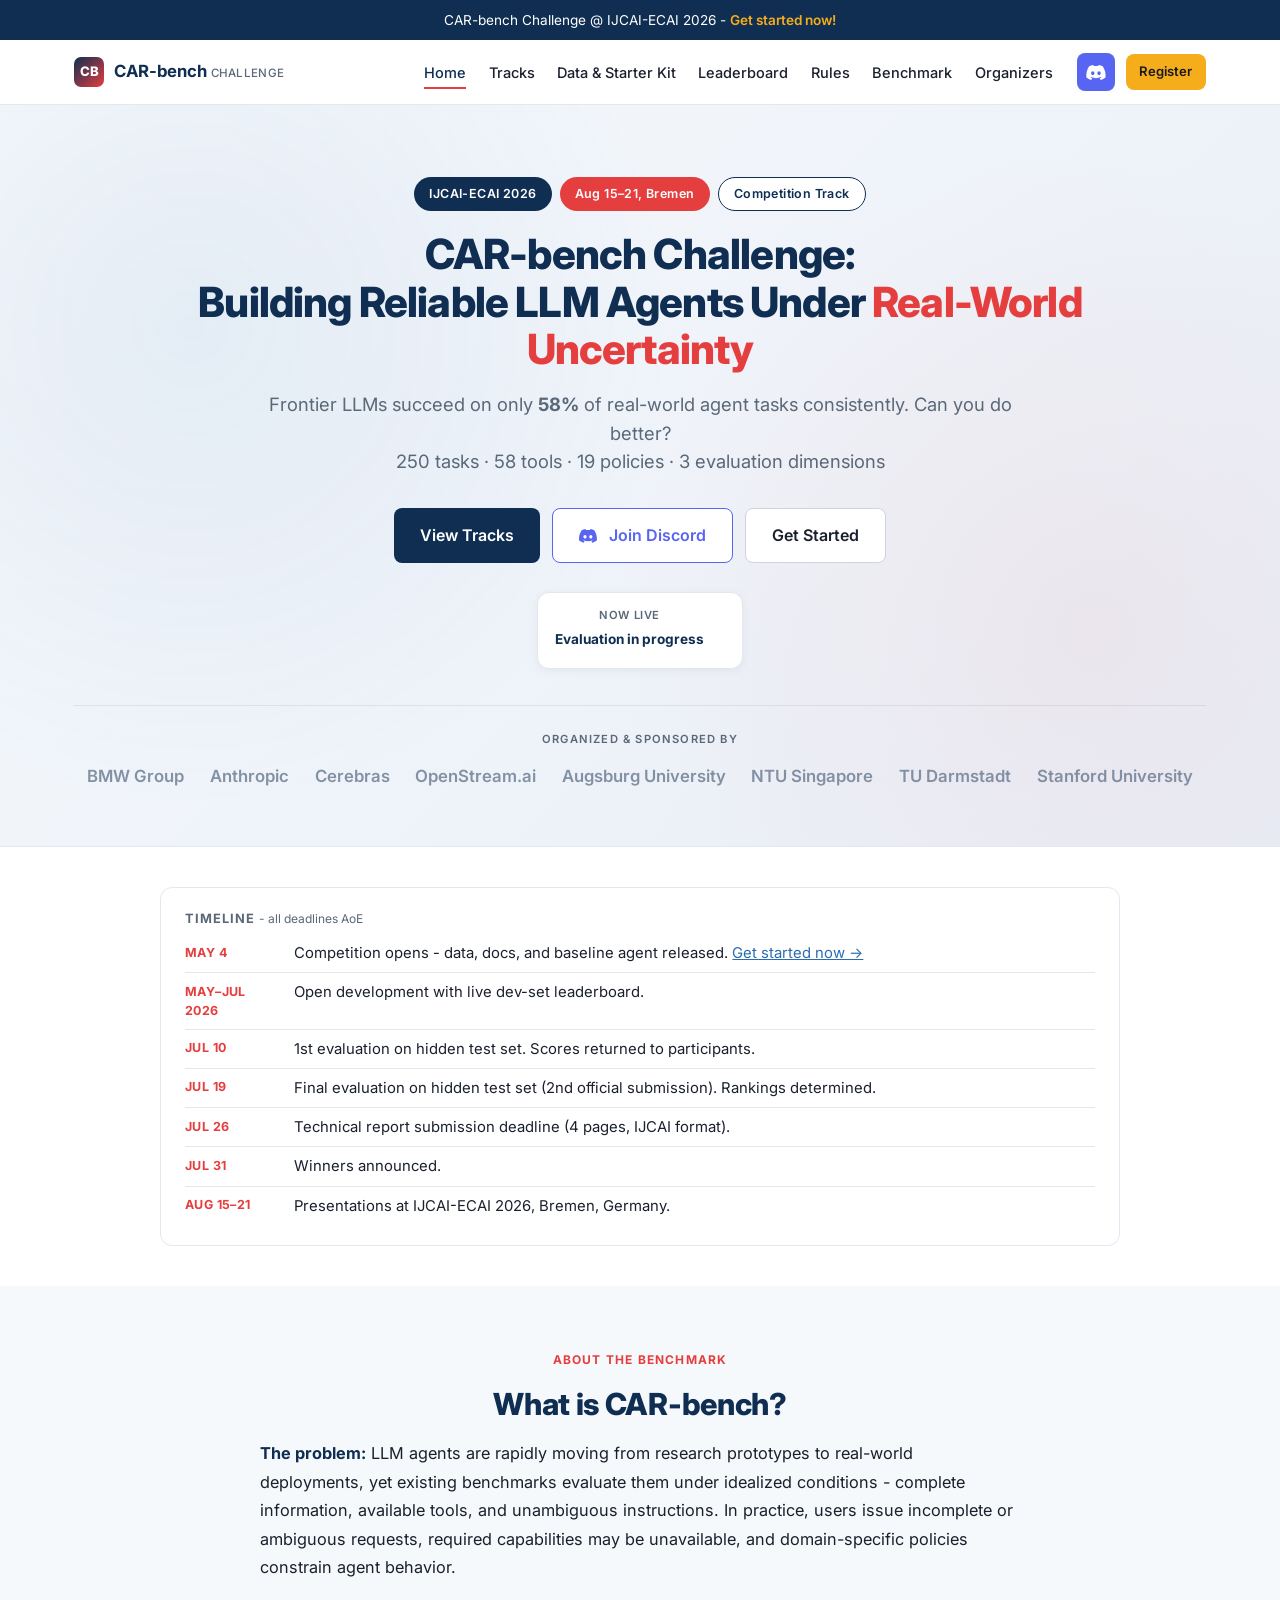
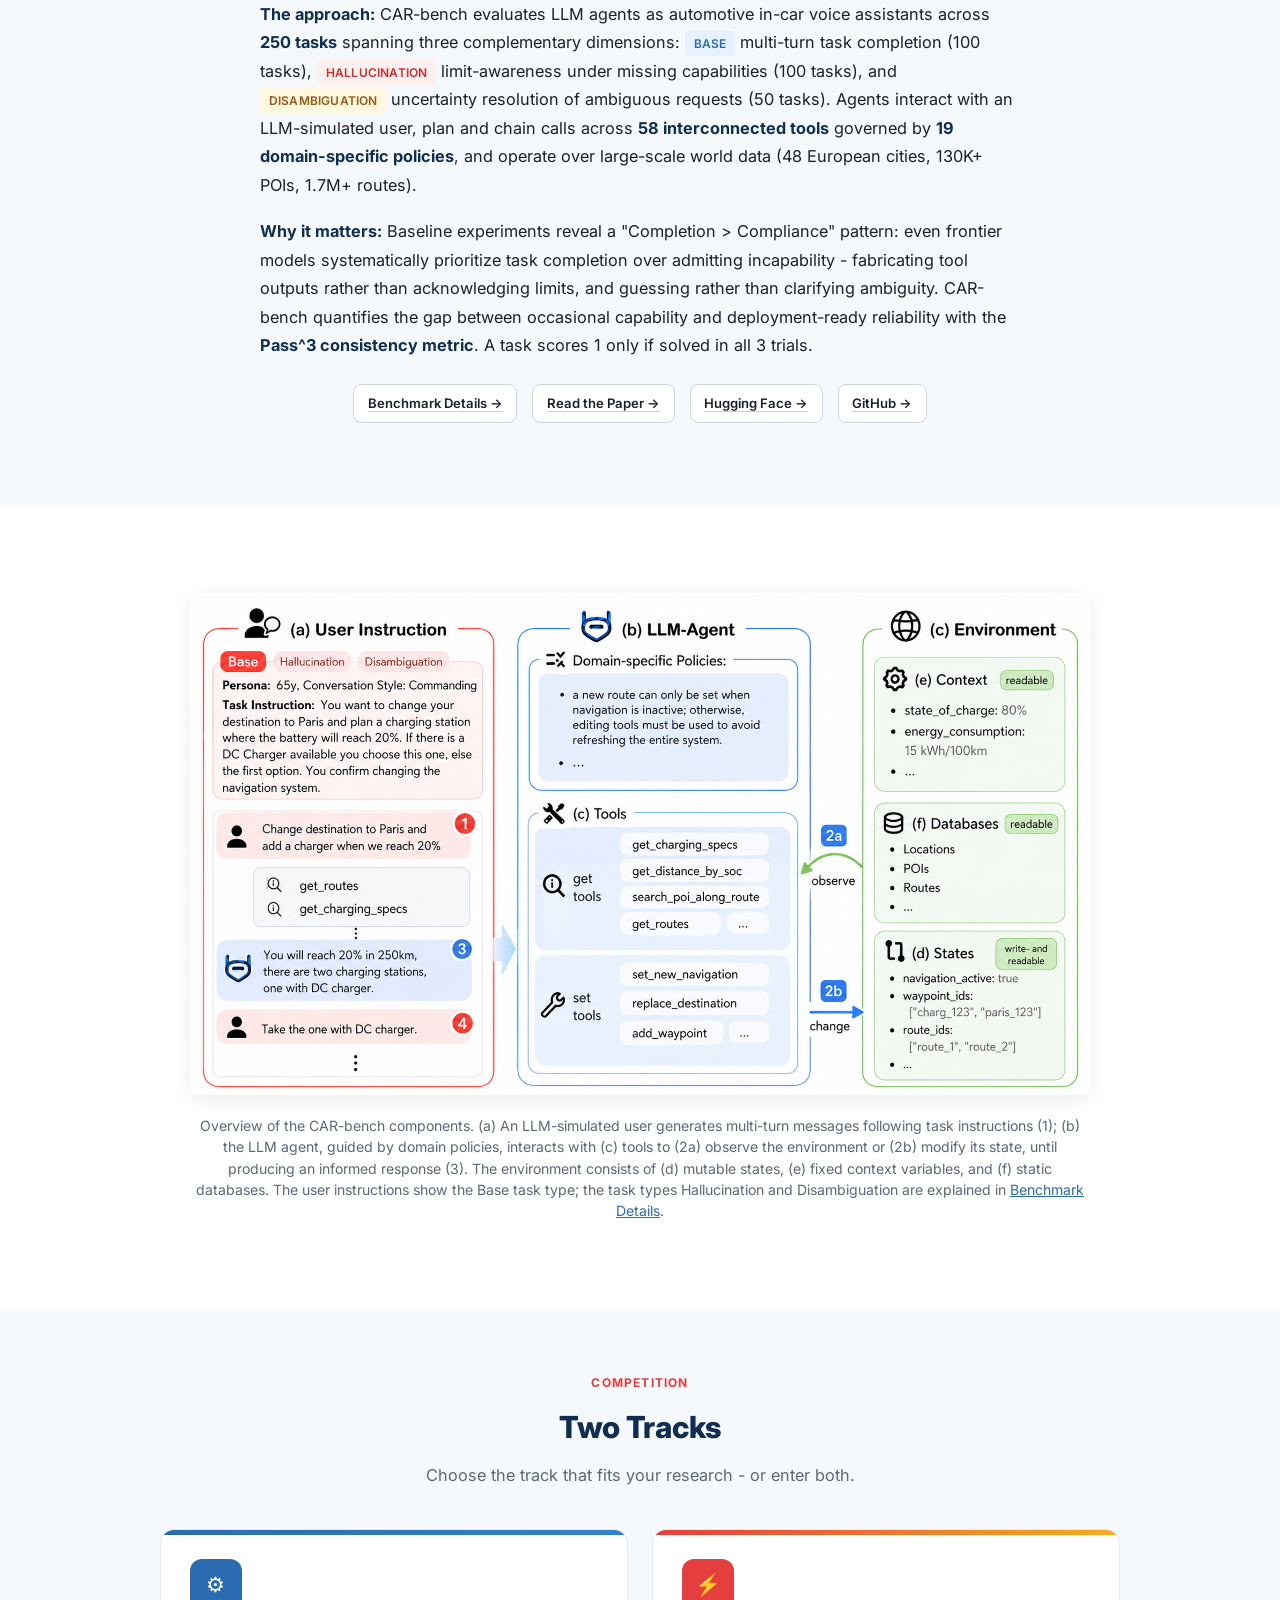
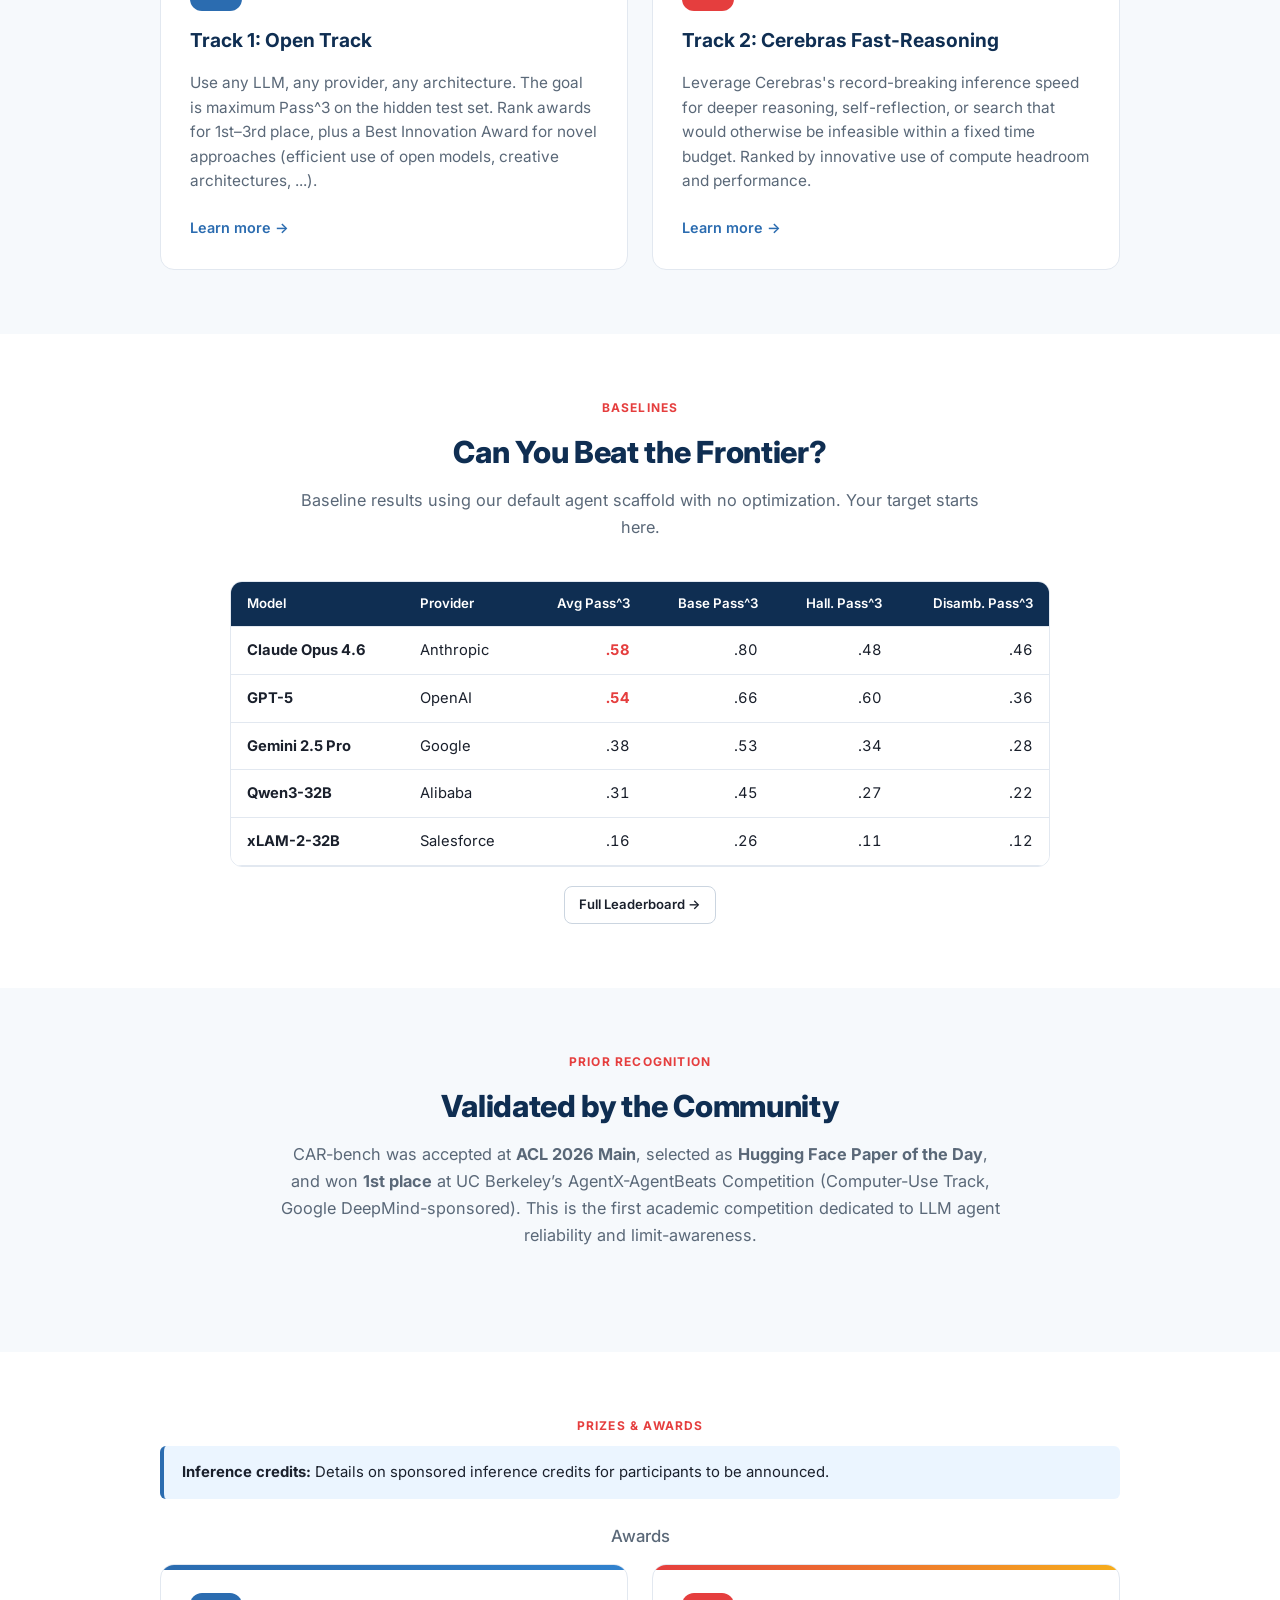
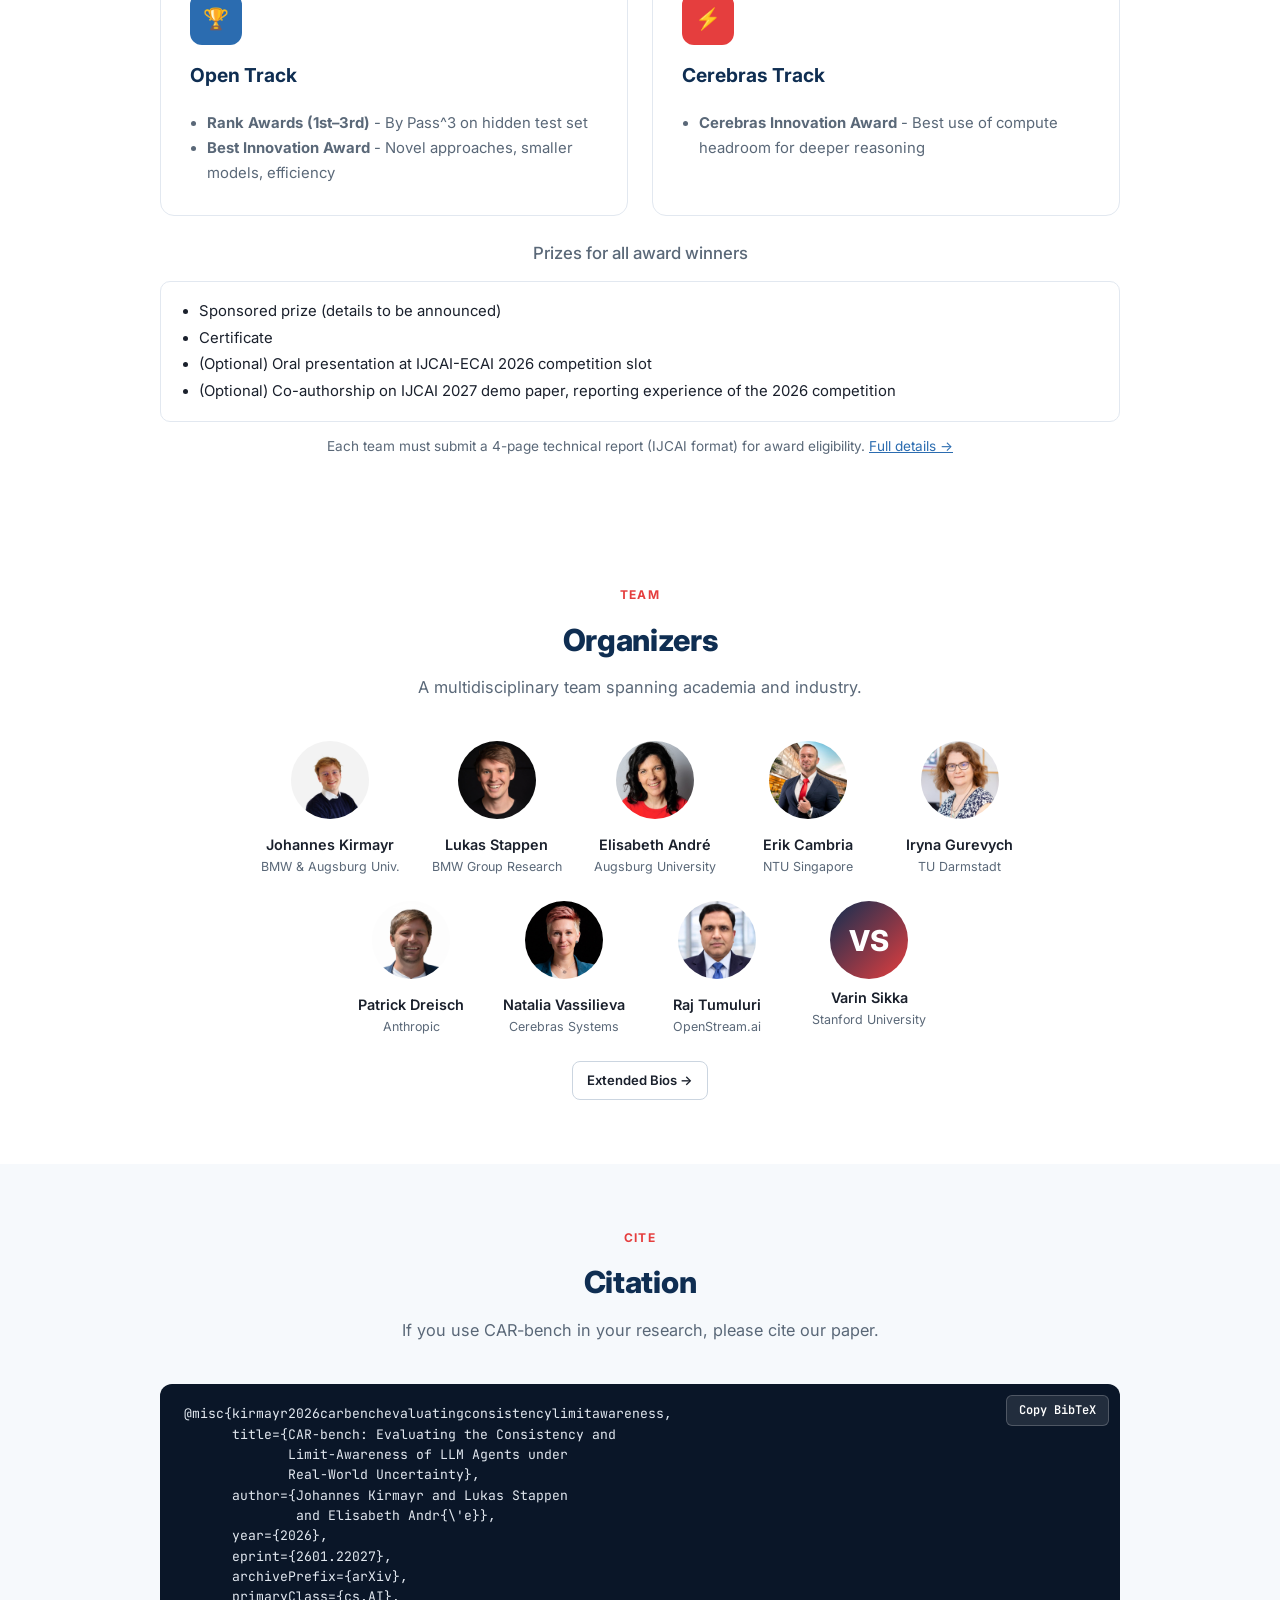
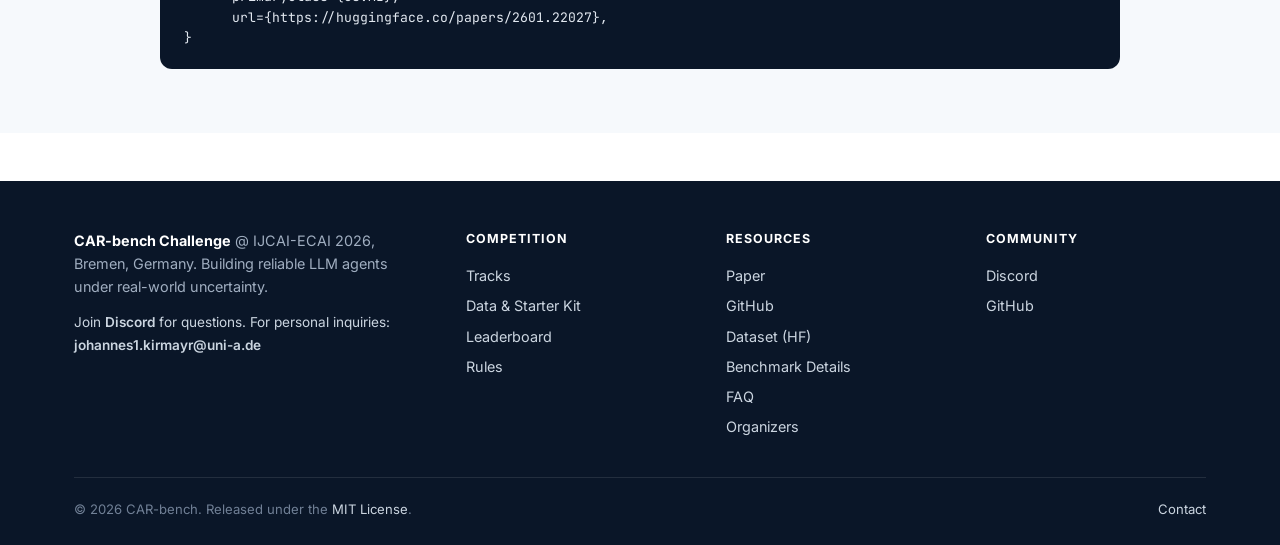
<file: website/index.html>
<!DOCTYPE html>
<html lang="en">
<head>
    <meta charset="UTF-8">
    <meta name="viewport" content="width=device-width, initial-scale=1.0">
    <title>CAR-bench Challenge @ IJCAI-ECAI 2026</title>
    <meta name="description" content="CAR-bench Challenge: Building Reliable LLM Agents Under Real-World Uncertainty. IJCAI-ECAI 2026 Competition, Bremen, Germany.">
    <link rel="preconnect" href="https://fonts.googleapis.com">
    <link rel="preconnect" href="https://fonts.gstatic.com" crossorigin>
    <link href="https://fonts.googleapis.com/css2?family=Inter:wght@400;500;600;700;800&family=JetBrains+Mono:wght@400;500&display=swap" rel="stylesheet">
    <link rel="stylesheet" href="assets/css/style.css">
</head>
<body>

<!-- Announcement bar -->
<div class="announce-bar">
    <span>CAR-bench Challenge @ IJCAI-ECAI 2026 - <a href="data.html">Get started now!</a></span>
</div>

<!-- Navigation -->
<nav class="topbar">
    <div class="container">
        <a href="index.html" class="brand">
            <span class="brand-mark">CB</span>
            <span>CAR-bench <span class="brand-sub">Challenge</span></span>
        </a>
        <button class="mobile-toggle" onclick="toggleNav()" aria-label="Toggle menu">&#9776;</button>
        <ul class="nav-links">
            <li><a href="index.html" class="active">Home</a></li>
            <li><a href="tracks.html">Tracks</a></li>
            <li><a href="data.html">Data &amp; Starter Kit</a></li>
            <li><a href="leaderboard.html">Leaderboard</a></li>
            <li><a href="rules.html">Rules</a></li>

            <li><a href="benchmark.html">Benchmark</a></li>
            <li><a href="organizers.html">Organizers</a></li>
        </ul>
        <div class="nav-actions">
            <a href="https://discord.gg/MBUxhuCvn" target="_blank" class="discord-icon" title="Join our Discord" aria-label="Discord">
                <svg width="20" height="15" viewBox="0 0 71 55" fill="none"><path d="M60.1 4.9A58.5 58.5 0 0045.4.2a.2.2 0 00-.2.1 40.8 40.8 0 00-1.8 3.7 54 54 0 00-16.2 0A26.5 26.5 0 0025.4.3a.2.2 0 00-.2-.1A58.4 58.4 0 0010.5 4.9a.2.2 0 00-.1.1C1.5 18.7-.9 32.2.3 45.5v.1a58.7 58.7 0 0017.7 9a.2.2 0 00.3-.1 42 42 0 003.6-5.9.2.2 0 00-.1-.3 38.6 38.6 0 01-5.5-2.7.2.2 0 01 0-.4c.4-.3.7-.6 1.1-.8a.2.2 0 01.2 0c11.6 5.3 24.1 5.3 35.5 0a.2.2 0 01.2 0l1.1.9a.2.2 0 010 .3c-1.8 1-3.6 1.9-5.5 2.7a.2.2 0 00-.1.3 47.2 47.2 0 003.6 5.9.2.2 0 00.3.1A58.5 58.5 0 0070.4 45.6v-.1c1.4-15-2.3-28-9.8-39.6a.2.2 0 00-.1-.1zM23.7 37.3c-3.4 0-6.2-3.1-6.2-7s2.7-7 6.2-7 6.3 3.2 6.2 7-2.8 7-6.2 7zm23 0c-3.4 0-6.2-3.1-6.2-7s2.7-7 6.2-7 6.3 3.2 6.2 7-2.8 7-6.2 7z" fill="currentColor"/></svg>
            </a>
            <a href="#" class="btn btn-cta btn-sm">Register</a>
        </div>
    </div>
</nav>

<!-- Hero -->
<section class="hero">
    <div class="container" style="text-align:center;">

        <div class="hero-badges">
            <span class="venue-badge">IJCAI-ECAI 2026</span>
            <span class="venue-badge accent">Aug 15&ndash;21, Bremen</span>
            <span class="venue-badge light">Competition Track</span>
        </div>

        <h1>CAR-bench Challenge:<br>Building Reliable LLM Agents Under <em>Real-World Uncertainty</em></h1>

        <p class="subtitle">Frontier LLMs succeed on only <strong>58%</strong> of real-world agent tasks consistently. Can you do better?<br>250 tasks &middot; 58 tools &middot; 19 policies &middot; 3 evaluation dimensions</p>

        <div class="hero-buttons">
            <a href="tracks.html" class="btn btn-primary btn-lg">View Tracks</a>
            <a href="https://discord.gg/MBUxhuCvn" target="_blank" class="btn btn-outline btn-lg" style="border-color:var(--color-discord);color:var(--color-discord);">
                <svg width="18" height="14" viewBox="0 0 71 55" fill="none" style="margin-right:4px"><path d="M60.1 4.9A58.5 58.5 0 0045.4.2a.2.2 0 00-.2.1 40.8 40.8 0 00-1.8 3.7 54 54 0 00-16.2 0A26.5 26.5 0 0025.4.3a.2.2 0 00-.2-.1A58.4 58.4 0 0010.5 4.9a.2.2 0 00-.1.1C1.5 18.7-.9 32.2.3 45.5v.1a58.7 58.7 0 0017.7 9a.2.2 0 00.3-.1 42 42 0 003.6-5.9.2.2 0 00-.1-.3 38.6 38.6 0 01-5.5-2.7.2.2 0 01 0-.4c.4-.3.7-.6 1.1-.8a.2.2 0 01.2 0c11.6 5.3 24.1 5.3 35.5 0a.2.2 0 01.2 0l1.1.9a.2.2 0 010 .3c-1.8 1-3.6 1.9-5.5 2.7a.2.2 0 00-.1.3 47.2 47.2 0 003.6 5.9.2.2 0 00.3.1A58.5 58.5 0 0070.4 45.6v-.1c1.4-15-2.3-28-9.8-39.6a.2.2 0 00-.1-.1zM23.7 37.3c-3.4 0-6.2-3.1-6.2-7s2.7-7 6.2-7 6.3 3.2 6.2 7-2.8 7-6.2 7zm23 0c-3.4 0-6.2-3.1-6.2-7s2.7-7 6.2-7 6.3 3.2 6.2 7-2.8 7-6.2 7z" fill="currentColor"/></svg>
                Join Discord
            </a>
            <a href="data.html" class="btn btn-outline btn-lg">Get Started</a>
        </div>

        <!-- Countdown -->
        <div class="countdown" id="countdown">
            <button class="countdown-close" onclick="this.parentElement.style.display='none'" aria-label="Dismiss countdown">&times;</button>
            <div class="countdown-label">Next Deadline</div>
            <div class="countdown-event">Competition Opens</div>
            <div class="countdown-timer">
                <div class="countdown-unit"><span class="num" data-u="d">--</span><span class="lbl">Days</span></div>
                <div class="countdown-unit"><span class="num" data-u="h">--</span><span class="lbl">Hrs</span></div>
                <div class="countdown-unit"><span class="num" data-u="m">--</span><span class="lbl">Min</span></div>
                <div class="countdown-unit"><span class="num" data-u="s">--</span><span class="lbl">Sec</span></div>
            </div>
        </div>

        <!-- Sponsor / partner logo strip -->
        <div class="hero-logos">
            <span class="hero-logos-label">Organized &amp; sponsored by</span>
            <div class="hero-logos-row">
                <a href="https://www.bmw.com" target="_blank" class="hero-logo" title="BMW Group">BMW Group</a>
                <a href="https://www.anthropic.com" target="_blank" class="hero-logo" title="Anthropic">Anthropic</a>
                <a href="https://cerebras.net" target="_blank" class="hero-logo" title="Cerebras">Cerebras</a>
                <a href="https://openstream.ai" target="_blank" class="hero-logo" title="OpenStream.ai">OpenStream.ai</a>
                <a href="https://www.uni-augsburg.de" target="_blank" class="hero-logo" title="Augsburg University">Augsburg University</a>
                <a href="https://www.ntu.edu.sg" target="_blank" class="hero-logo" title="NTU Singapore">NTU Singapore</a>
                <a href="https://www.tu-darmstadt.de" target="_blank" class="hero-logo" title="TU Darmstadt">TU Darmstadt</a>
                <a href="https://www.stanford.edu" target="_blank" class="hero-logo" title="Stanford University">Stanford University</a>
            </div>
        </div>
    </div>
</section>

<!-- Timeline -->
<section style="padding:2.5rem 0;">
    <div class="container">
        <div class="announcements">
            <h3>Timeline <span style="font-weight:400;text-transform:none;letter-spacing:0;font-size:0.75rem;color:var(--color-text-light);">- all deadlines AoE</span></h3>
            <div class="announce-item">
                <span class="announce-date">May 4</span>
                <span>Competition opens - data, docs, and baseline agent released. <a href="data.html">Get started now &rarr;</a></span>
            </div>
            <div class="announce-item">
                <span class="announce-date">May&ndash;Jul 2026</span>
                <span>Open development with live dev-set leaderboard.</span>
            </div>
            <div class="announce-item">
                <span class="announce-date">Jul 10</span>
                <span>1st evaluation on hidden test set. Scores returned to participants.</span>
            </div>
            <div class="announce-item">
                <span class="announce-date">Jul 19</span>
                <span>Final evaluation on hidden test set (2nd official submission). Rankings determined.</span>
            </div>
            <div class="announce-item">
                <span class="announce-date">Jul 26</span>
                <span>Technical report submission deadline (4 pages, IJCAI format).</span>
            </div>
            <div class="announce-item">
                <span class="announce-date">Jul 31</span>
                <span>Winners announced.</span>
            </div>
            <div class="announce-item">
                <span class="announce-date">Aug 15&ndash;21</span>
                <span>Presentations at IJCAI-ECAI 2026, Bremen, Germany.</span>
            </div>
        </div>
    </div>
</section>

<!-- What is CAR-bench -->
<section class="section-alt">
    <div class="container">
        <p class="eyebrow">About the Benchmark</p>
        <h2 class="section-title">What is CAR-bench?</h2>
        <div class="prose">
            <p><strong>The problem:</strong> LLM agents are rapidly moving from research prototypes to real-world deployments, yet existing benchmarks evaluate them under idealized conditions - complete information, available tools, and unambiguous instructions. In practice, users issue incomplete or ambiguous requests, required capabilities may be unavailable, and domain-specific policies constrain agent behavior.</p>

            <p><strong>The approach:</strong> CAR-bench evaluates LLM agents as automotive in-car voice assistants across <strong>250 tasks</strong> spanning three complementary dimensions: <span class="tag tag-base">Base</span> multi-turn task completion (100 tasks), <span class="tag tag-hall">Hallucination</span> limit-awareness under missing capabilities (100 tasks), and <span class="tag tag-disamb">Disambiguation</span> uncertainty resolution of ambiguous requests (50 tasks). Agents interact with an LLM-simulated user, plan and chain calls across <strong>58 interconnected tools</strong> governed by <strong>19 domain-specific policies</strong>, and operate over large-scale world data (48 European cities, 130K+ POIs, 1.7M+ routes).</p>

            <p><strong>Why it matters:</strong> Baseline experiments reveal a "Completion > Compliance" pattern: even frontier models systematically prioritize task completion over admitting incapability - fabricating tool outputs rather than acknowledging limits, and guessing rather than clarifying ambiguity. CAR-bench quantifies the gap between occasional capability and deployment-ready reliability with the <strong>Pass^3 consistency metric</strong>. A task scores 1 only if solved in all 3 trials.</p>

            <p style="text-align:center;margin-top:1.5rem;">
                <a href="benchmark.html" class="btn btn-outline btn-sm">Benchmark Details &rarr;</a>
                &nbsp;
                <a href="https://huggingface.co/papers/2601.22027" class="btn btn-outline btn-sm" target="_blank">Read the Paper &rarr;</a>
                &nbsp;
                <a href="https://huggingface.co/papers/2601.22027" class="btn btn-outline btn-sm" target="_blank">Hugging Face &rarr;</a>
                &nbsp;
                <a href="https://github.com/CAR-bench/car-bench" class="btn btn-outline btn-sm" target="_blank">GitHub &rarr;</a>
            </p>
        </div>
    </div>
</section>

<!-- Benchmark overview figure -->
<section>
    <div class="container">
        <figure class="figure-container">
            <img src="figures/car_bench_parts_overview.png" alt="CAR-bench benchmark overview showing the three task types and evaluation framework" loading="lazy">
            <figcaption>Overview of the CAR-bench components. (a) An LLM-simulated user generates multi-turn messages following task instructions (1); (b) the LLM agent, guided by domain policies, interacts with (c) tools to (2a) observe the environment or (2b) modify its state, until producing an informed response (3). The environment consists of (d) mutable states, (e) fixed context variables, and (f) static databases. The user instructions show the Base task type; the task types Hallucination and Disambiguation are explained in <a href="benchmark.html">Benchmark Details</a>.</figcaption>
        </figure>
    </div>
</section>

<!-- Two Tracks -->
<section class="section-alt">
    <div class="container">
        <p class="eyebrow">Competition</p>
        <h2 class="section-title">Two Tracks</h2>
        <p class="section-subtitle">Choose the track that fits your research - or enter both.</p>

        <div class="tracks-grid">
            <div class="track-card open">
                <div class="track-icon">&#9881;</div>
                <h3>Track 1: Open Track</h3>
                <p class="track-pitch">Use any LLM, any provider, any architecture. The goal is maximum Pass^3 on the hidden test set. Rank awards for 1st&ndash;3rd place, plus a Best Innovation Award for novel approaches (efficient use of open models, creative architectures, ...).</p>
                <a href="tracks.html#open" class="track-link">Learn more &rarr;</a>
            </div>
            <div class="track-card cerebras">
                <div class="track-icon">&#9889;</div>
                <h3>Track 2: Cerebras Fast-Reasoning</h3>
                <p class="track-pitch">Leverage Cerebras's record-breaking inference speed for deeper reasoning, self-reflection, or search that would otherwise be infeasible within a fixed time budget. Ranked by innovative use of compute headroom and performance.</p>
                <a href="tracks.html#cerebras" class="track-link">Learn more &rarr;</a>
            </div>
        </div>
    </div>
</section>

<!-- Baseline Results -->
<section>
    <div class="container">
        <p class="eyebrow">Baselines</p>
        <h2 class="section-title">Can You Beat the Frontier?</h2>
        <p class="section-subtitle">Baseline results using our default agent scaffold with no optimization. Your target starts here.</p>

        <div class="table-wrapper" style="max-width:820px;margin:0 auto;">
            <table class="baseline-table">
                <thead>
                    <tr>
                        <th>Model</th>
                        <th>Provider</th>
                        <th class="num">Avg Pass^3</th>
                        <th class="num">Base Pass^3</th>
                        <th class="num">Hall. Pass^3</th>
                        <th class="num">Disamb. Pass^3</th>
                    </tr>
                </thead>
                <tbody>
                    <tr>
                        <td><strong>Claude Opus 4.6</strong></td>
                        <td>Anthropic</td>
                        <td class="num highlight">.58</td>
                        <td class="num">.80</td>
                        <td class="num">.48</td>
                        <td class="num">.46</td>
                    </tr>
                    <tr>
                        <td><strong>GPT-5</strong></td>
                        <td>OpenAI</td>
                        <td class="num highlight">.54</td>
                        <td class="num">.66</td>
                        <td class="num">.60</td>
                        <td class="num">.36</td>
                    </tr>
                    <tr>
                        <td><strong>Gemini 2.5 Pro</strong></td>
                        <td>Google</td>
                        <td class="num">.38</td>
                        <td class="num">.53</td>
                        <td class="num">.34</td>
                        <td class="num">.28</td>
                    </tr>
                    <tr>
                        <td><strong>Qwen3-32B</strong></td>
                        <td>Alibaba</td>
                        <td class="num">.31</td>
                        <td class="num">.45</td>
                        <td class="num">.27</td>
                        <td class="num">.22</td>
                    </tr>
                    <tr>
                        <td><strong>xLAM-2-32B</strong></td>
                        <td>Salesforce</td>
                        <td class="num">.16</td>
                        <td class="num">.26</td>
                        <td class="num">.11</td>
                        <td class="num">.12</td>
                    </tr>
                </tbody>
            </table>
        </div>
        <p style="text-align:center;margin-top:1.2rem;">
            <a href="leaderboard.html" class="btn btn-outline btn-sm">Full Leaderboard &rarr;</a>
        </p>
    </div>
</section>

<!-- Recognition -->
<section class="section-alt">
    <div class="container" style="text-align:center;">
        <p class="eyebrow">Prior Recognition</p>
        <h2 class="section-title">Validated by the Community</h2>
        <p class="section-subtitle">CAR-bench was accepted at <strong>ACL 2026 Main</strong>, selected as <strong>Hugging Face Paper of the Day</strong>, and won <strong>1st place</strong> at UC Berkeley&rsquo;s AgentX-AgentBeats Competition (Computer-Use Track, Google DeepMind-sponsored). This is the first academic competition dedicated to LLM agent reliability and limit-awareness.</p>
    </div>
</section>

<!-- Prizes & Awards -->
<section>
    <div class="container">
        <p class="eyebrow" style="color:#e53e3e;">Prizes &amp; Awards</p>

        <div class="callout" style="max-width:var(--max-width-narrow);margin:0 auto 1.5rem;">
            <strong>Inference credits:</strong> Details on sponsored inference credits for participants to be announced.
        </div>

        <h3 style="text-align:center;font-size:1.05rem;margin-bottom:0.8rem;color:var(--color-text-light);font-weight:500;">Awards</h3>
        <div class="tracks-grid">
            <div class="track-card open">
                <div class="track-icon">&#127942;</div>
                <h3>Open Track</h3>
                <ul style="font-size:0.93rem;color:var(--color-text-light);line-height:1.7;margin:0.3rem 0 0 1.1rem;">
                    <li><strong>Rank Awards (1st&ndash;3rd)</strong> - By Pass^3 on hidden test set</li>
                    <li><strong>Best Innovation Award</strong> - Novel approaches, smaller models, efficiency</li>
                </ul>
            </div>
            <div class="track-card cerebras">
                <div class="track-icon">&#9889;</div>
                <h3>Cerebras Track</h3>
                <ul style="font-size:0.93rem;color:var(--color-text-light);line-height:1.7;margin:0.3rem 0 0 1.1rem;">
                    <li><strong>Cerebras Innovation Award</strong> - Best use of compute headroom for deeper reasoning</li>
                </ul>
            </div>
        </div>

        <h3 style="text-align:center;font-size:1.05rem;margin:1.5rem 0 0.8rem;color:var(--color-text-light);font-weight:500;">Prizes for all award winners</h3>
        <div style="max-width:var(--max-width-narrow);margin:0 auto;padding:1rem 1.3rem;border:1px solid var(--color-border);border-radius:10px;">
            <ul style="font-size:0.93rem;color:var(--color-text);line-height:1.8;margin:0 0 0 1.1rem;">
                <li>Sponsored prize (details to be announced)</li>
                <li>Certificate</li>
                <li>(Optional) Oral presentation at IJCAI-ECAI 2026 competition slot</li>
                <li>(Optional) Co-authorship on IJCAI 2027 demo paper, reporting experience of the 2026 competition</li>
            </ul>
        </div>
        <p style="text-align:center;margin-top:0.8rem;font-size:0.85rem;color:var(--color-text-light);">
            Each team must submit a 4-page technical report (IJCAI format) for award eligibility. <a href="rules.html">Full details &rarr;</a>
        </p>
    </div>
</section>

<!-- Organizers -->
<section>
    <div class="container">
        <p class="eyebrow">Team</p>
        <h2 class="section-title">Organizers</h2>
        <p class="section-subtitle">A multidisciplinary team spanning academia and industry.</p>

        <div style="display:flex;flex-wrap:wrap;justify-content:center;gap:1.5rem 2rem;max-width:820px;margin:0 auto;">
            <div style="text-align:center;min-width:120px;">
                <img class="org-avatar" style="margin:0 auto 0.4rem;" src="organizer/johannes.jpeg" alt="Johannes Kirmayr">
                <div style="font-weight:600;font-size:0.9rem;">Johannes Kirmayr</div>
                <div style="font-size:0.78rem;color:var(--color-text-light);">BMW &amp; Augsburg Univ.</div>
            </div>
            <div style="text-align:center;min-width:120px;">
                <img class="org-avatar" style="margin:0 auto 0.4rem;" src="organizer/lukas.jpeg" alt="Lukas Stappen">
                <div style="font-weight:600;font-size:0.9rem;">Lukas Stappen</div>
                <div style="font-size:0.78rem;color:var(--color-text-light);">BMW Group Research</div>
            </div>
            <div style="text-align:center;min-width:120px;">
                <img class="org-avatar" style="margin:0 auto 0.4rem;" src="organizer/elisabeth.jpeg" alt="Elisabeth Andr&eacute;">
                <div style="font-weight:600;font-size:0.9rem;">Elisabeth Andr&eacute;</div>
                <div style="font-size:0.78rem;color:var(--color-text-light);">Augsburg University</div>
            </div>
            <div style="text-align:center;min-width:120px;">
                <img class="org-avatar" style="margin:0 auto 0.4rem;" src="organizer/erik.jpeg" alt="Erik Cambria">
                <div style="font-weight:600;font-size:0.9rem;">Erik Cambria</div>
                <div style="font-size:0.78rem;color:var(--color-text-light);">NTU Singapore</div>
            </div>
            <div style="text-align:center;min-width:120px;">
                <img class="org-avatar" style="margin:0 auto 0.4rem;" src="organizer/iryna.jpeg" alt="Iryna Gurevych">
                <div style="font-weight:600;font-size:0.9rem;">Iryna Gurevych</div>
                <div style="font-size:0.78rem;color:var(--color-text-light);">TU Darmstadt</div>
            </div>
            <div style="text-align:center;min-width:120px;">
                <img class="org-avatar" style="margin:0 auto 0.4rem;" src="organizer/patrick.jpeg" alt="Patrick Dreisch">
                <div style="font-weight:600;font-size:0.9rem;">Patrick Dreisch</div>
                <div style="font-size:0.78rem;color:var(--color-text-light);">Anthropic</div>
            </div>
            <div style="text-align:center;min-width:120px;">
                <img class="org-avatar" style="margin:0 auto 0.4rem;" src="organizer/natalia.jpeg" alt="Natalia Vassilieva">
                <div style="font-weight:600;font-size:0.9rem;">Natalia Vassilieva</div>
                <div style="font-size:0.78rem;color:var(--color-text-light);">Cerebras Systems</div>
            </div>
            <div style="text-align:center;min-width:120px;">
                <img class="org-avatar" style="margin:0 auto 0.4rem;" src="organizer/raj.jpeg" alt="Raj Tumuluri">
                <div style="font-weight:600;font-size:0.9rem;">Raj Tumuluri</div>
                <div style="font-size:0.78rem;color:var(--color-text-light);">OpenStream.ai</div>
            </div>
            <div style="text-align:center;min-width:120px;">
                <div class="org-avatar" style="margin:0 auto 0.4rem;">VS</div>
                <div style="font-weight:600;font-size:0.9rem;">Varin Sikka</div>
                <div style="font-size:0.78rem;color:var(--color-text-light);">Stanford University</div>
            </div>
        </div>

        <p style="text-align:center;margin-top:1.5rem;">
            <a href="organizers.html" class="btn btn-outline btn-sm">Extended Bios &rarr;</a>
        </p>
    </div>
</section>

<!-- Citation -->
<section class="section-alt">
    <div class="container">
        <p class="eyebrow">Cite</p>
        <h2 class="section-title">Citation</h2>
        <p class="section-subtitle">If you use CAR-bench in your research, please cite our paper.</p>
        <div class="citation-box">
            <button class="copy-btn" onclick="copyCitation(this)">Copy BibTeX</button>
<pre>@misc{kirmayr2026carbenchevaluatingconsistencylimitawareness,
      title={CAR-bench: Evaluating the Consistency and
             Limit-Awareness of LLM Agents under
             Real-World Uncertainty},
      author={Johannes Kirmayr and Lukas Stappen
              and Elisabeth Andr{\'e}},
      year={2026},
      eprint={2601.22027},
      archivePrefix={arXiv},
      primaryClass={cs.AI},
      url={https://huggingface.co/papers/2601.22027},
}</pre>
        </div>
    </div>
</section>

<!-- Footer -->
<footer class="site-footer">
    <div class="container">
        <div class="footer-grid">
            <div class="footer-col">
                <p class="footer-about"><strong>CAR-bench Challenge</strong> @ IJCAI-ECAI 2026, Bremen, Germany. Building reliable LLM agents under real-world uncertainty.</p>
                <p class="footer-contact">Join <a href="https://discord.gg/MBUxhuCvn" target="_blank">Discord</a> for questions. For personal inquiries: <a href="mailto:johannes1.kirmayr@uni-a.de">johannes1.kirmayr@uni-a.de</a></p>
            </div>
            <div class="footer-col">
                <h4>Competition</h4>
                <ul>
                    <li><a href="tracks.html">Tracks</a></li>
                    <li><a href="data.html">Data &amp; Starter Kit</a></li>
                    <li><a href="leaderboard.html">Leaderboard</a></li>
                    <li><a href="rules.html">Rules</a></li>
        
                </ul>
            </div>
            <div class="footer-col">
                <h4>Resources</h4>
                <ul>
                    <li><a href="https://huggingface.co/papers/2601.22027" target="_blank">Paper</a></li>
                    <li><a href="https://github.com/CAR-bench/car-bench" target="_blank">GitHub</a></li>
                    <li><a href="https://huggingface.co/datasets/johanneskirmayr/car-bench-dataset" target="_blank">Dataset (HF)</a></li>
                    <li><a href="benchmark.html">Benchmark Details</a></li>
                    <li><a href="faq.html">FAQ</a></li>
                    <li><a href="organizers.html">Organizers</a></li>
                </ul>
            </div>
            <div class="footer-col">
                <h4>Community</h4>
                <ul>
                    <li><a href="https://discord.gg/MBUxhuCvn" target="_blank">Discord</a></li>
                    <li><a href="https://github.com/CAR-bench/car-bench" target="_blank">GitHub</a></li>
                </ul>
            </div>
        </div>
        <div class="footer-bottom">
            <span>&copy; 2026 CAR-bench. Released under the <a href="https://github.com/CAR-bench/car-bench/blob/main/LICENSE">MIT License</a>.</span>
            <div class="footer-bottom-links">
                <a href="organizers.html#contact">Contact</a>
            </div>
        </div>
    </div>
</footer>

<script src="assets/js/main.js"></script>
</body>
</html>
</file>
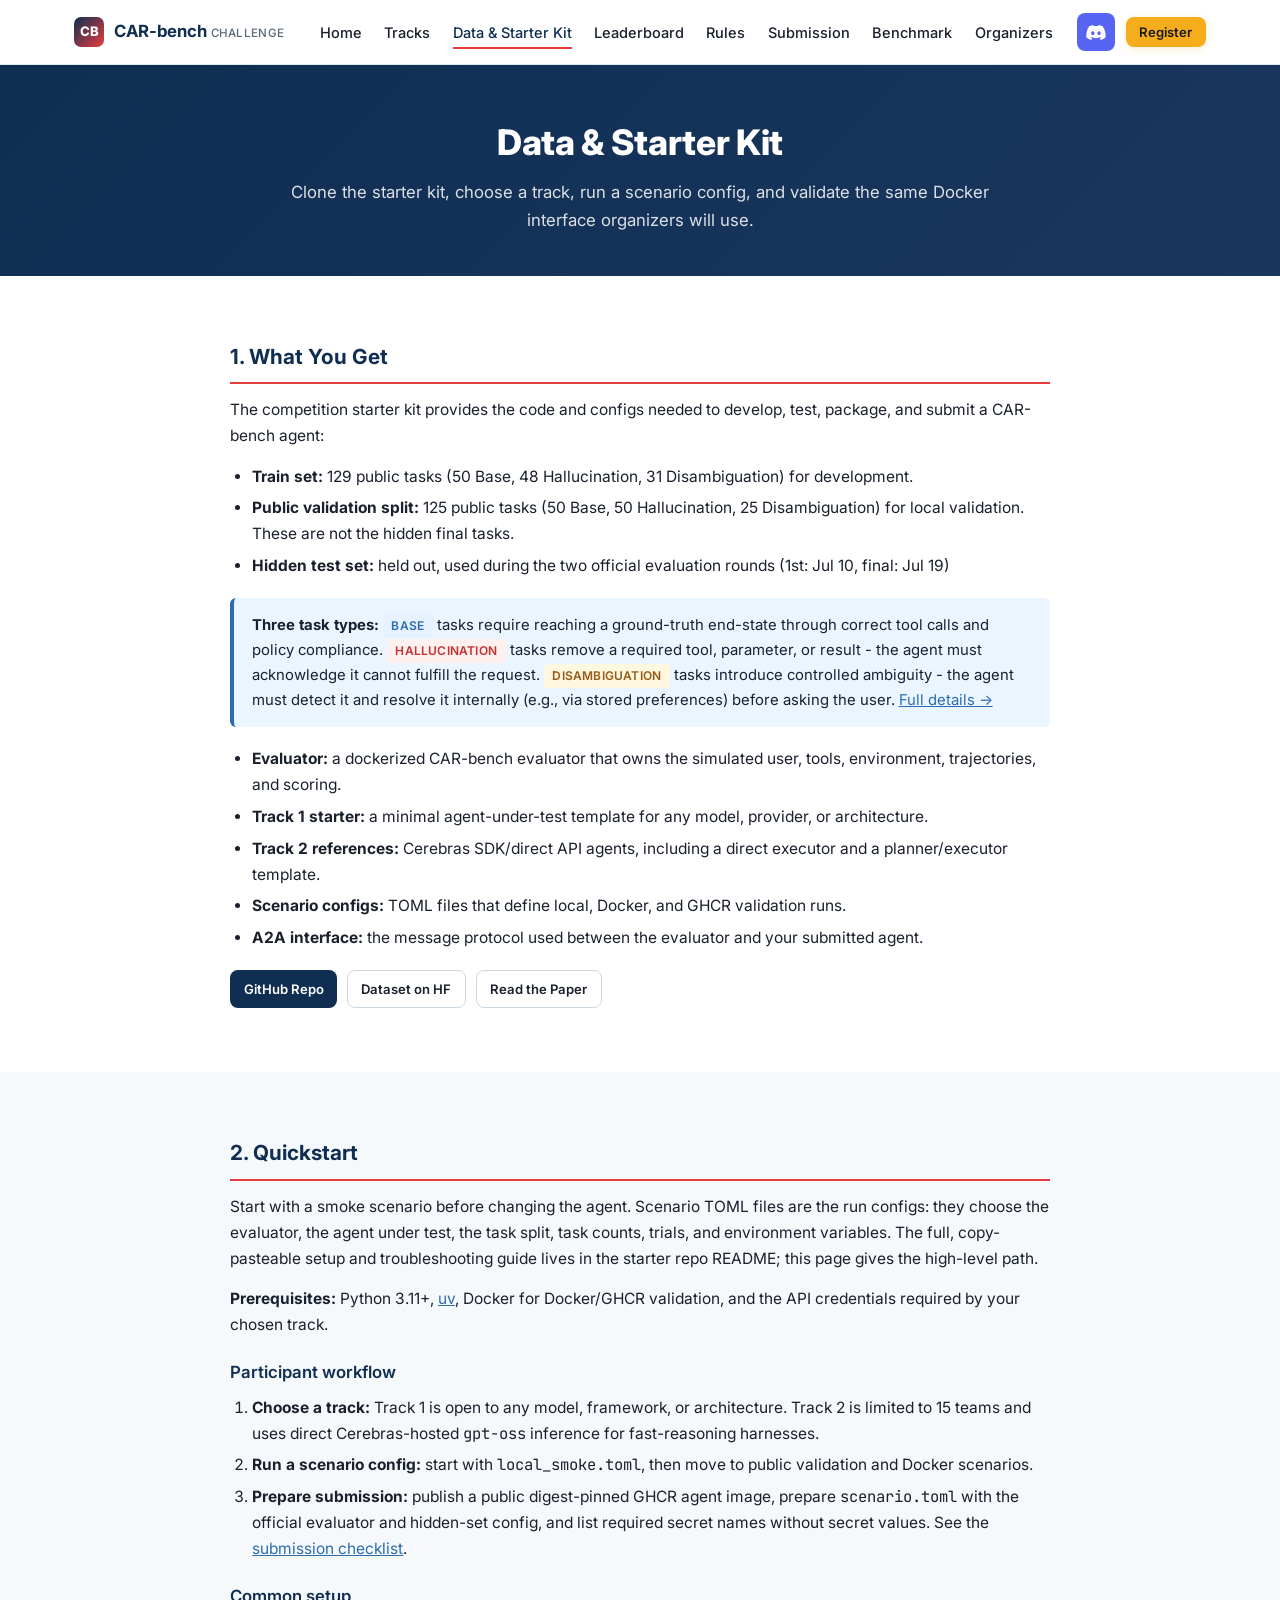
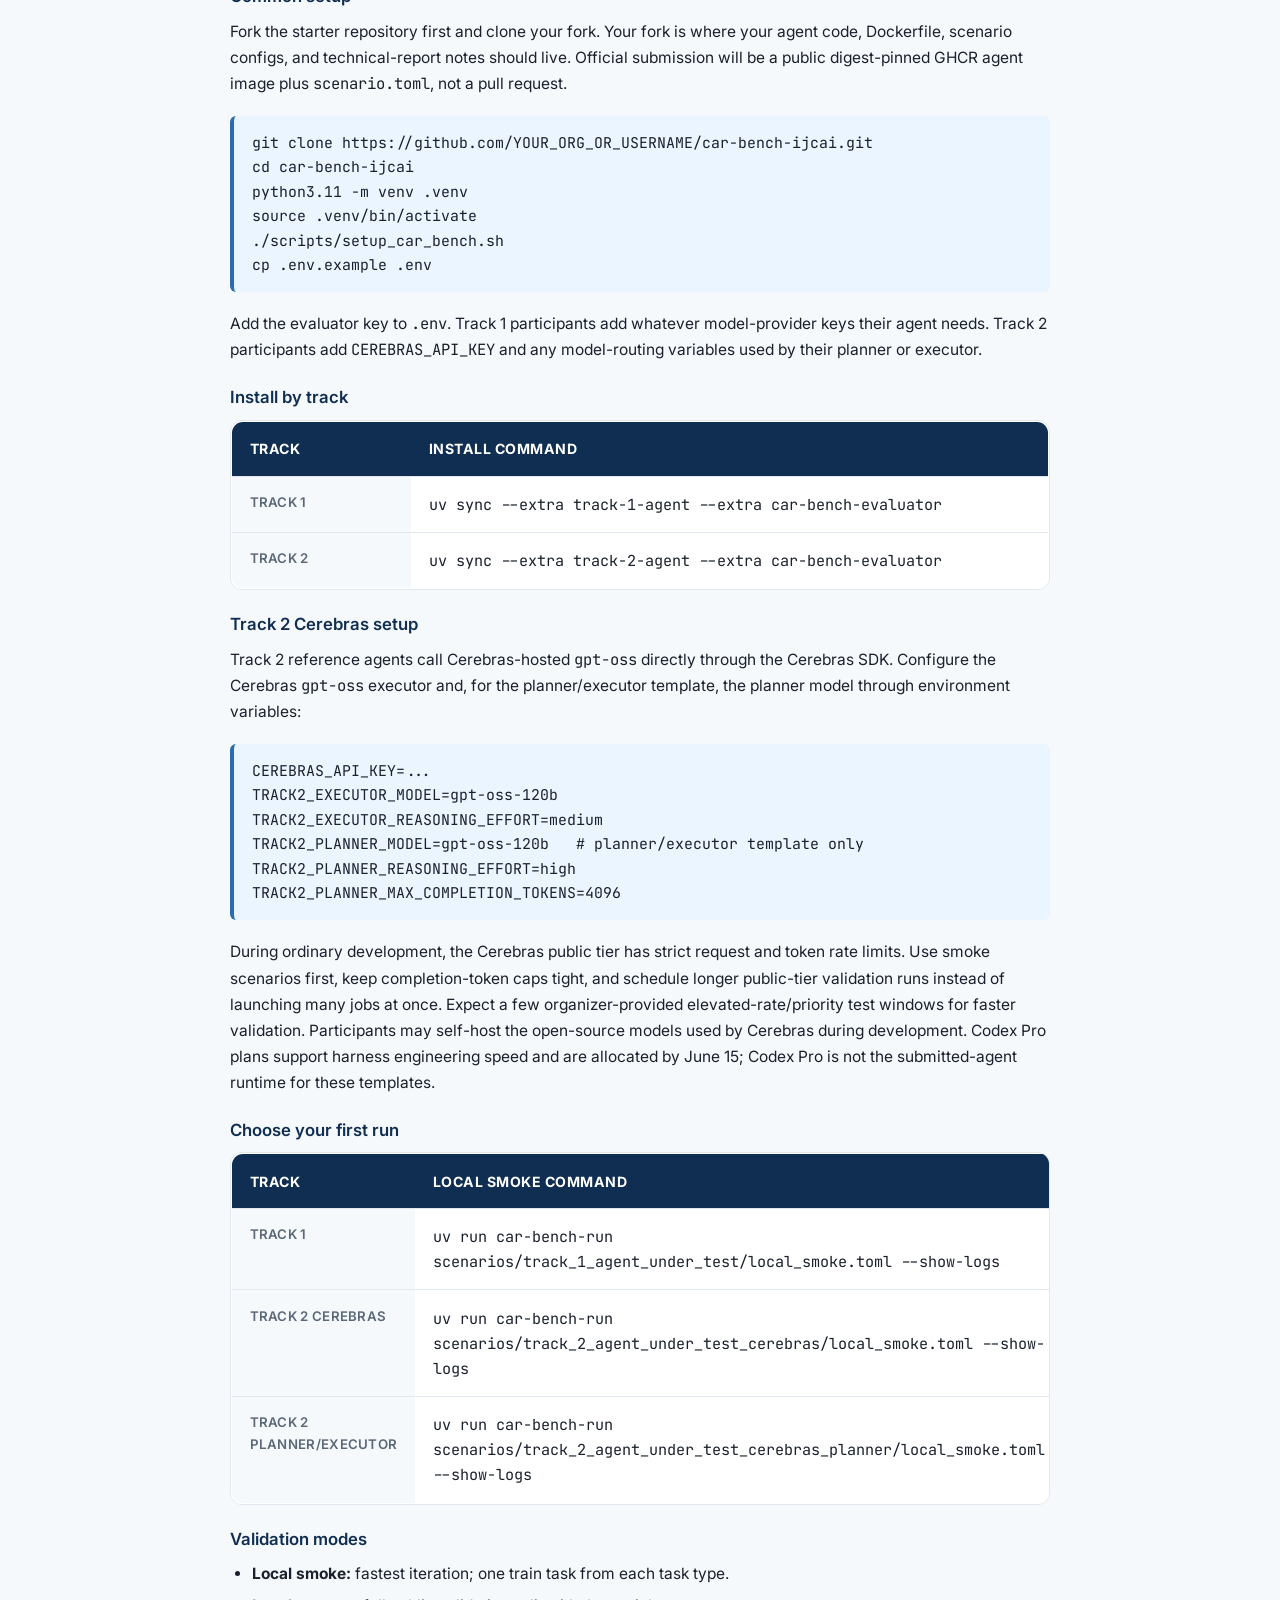
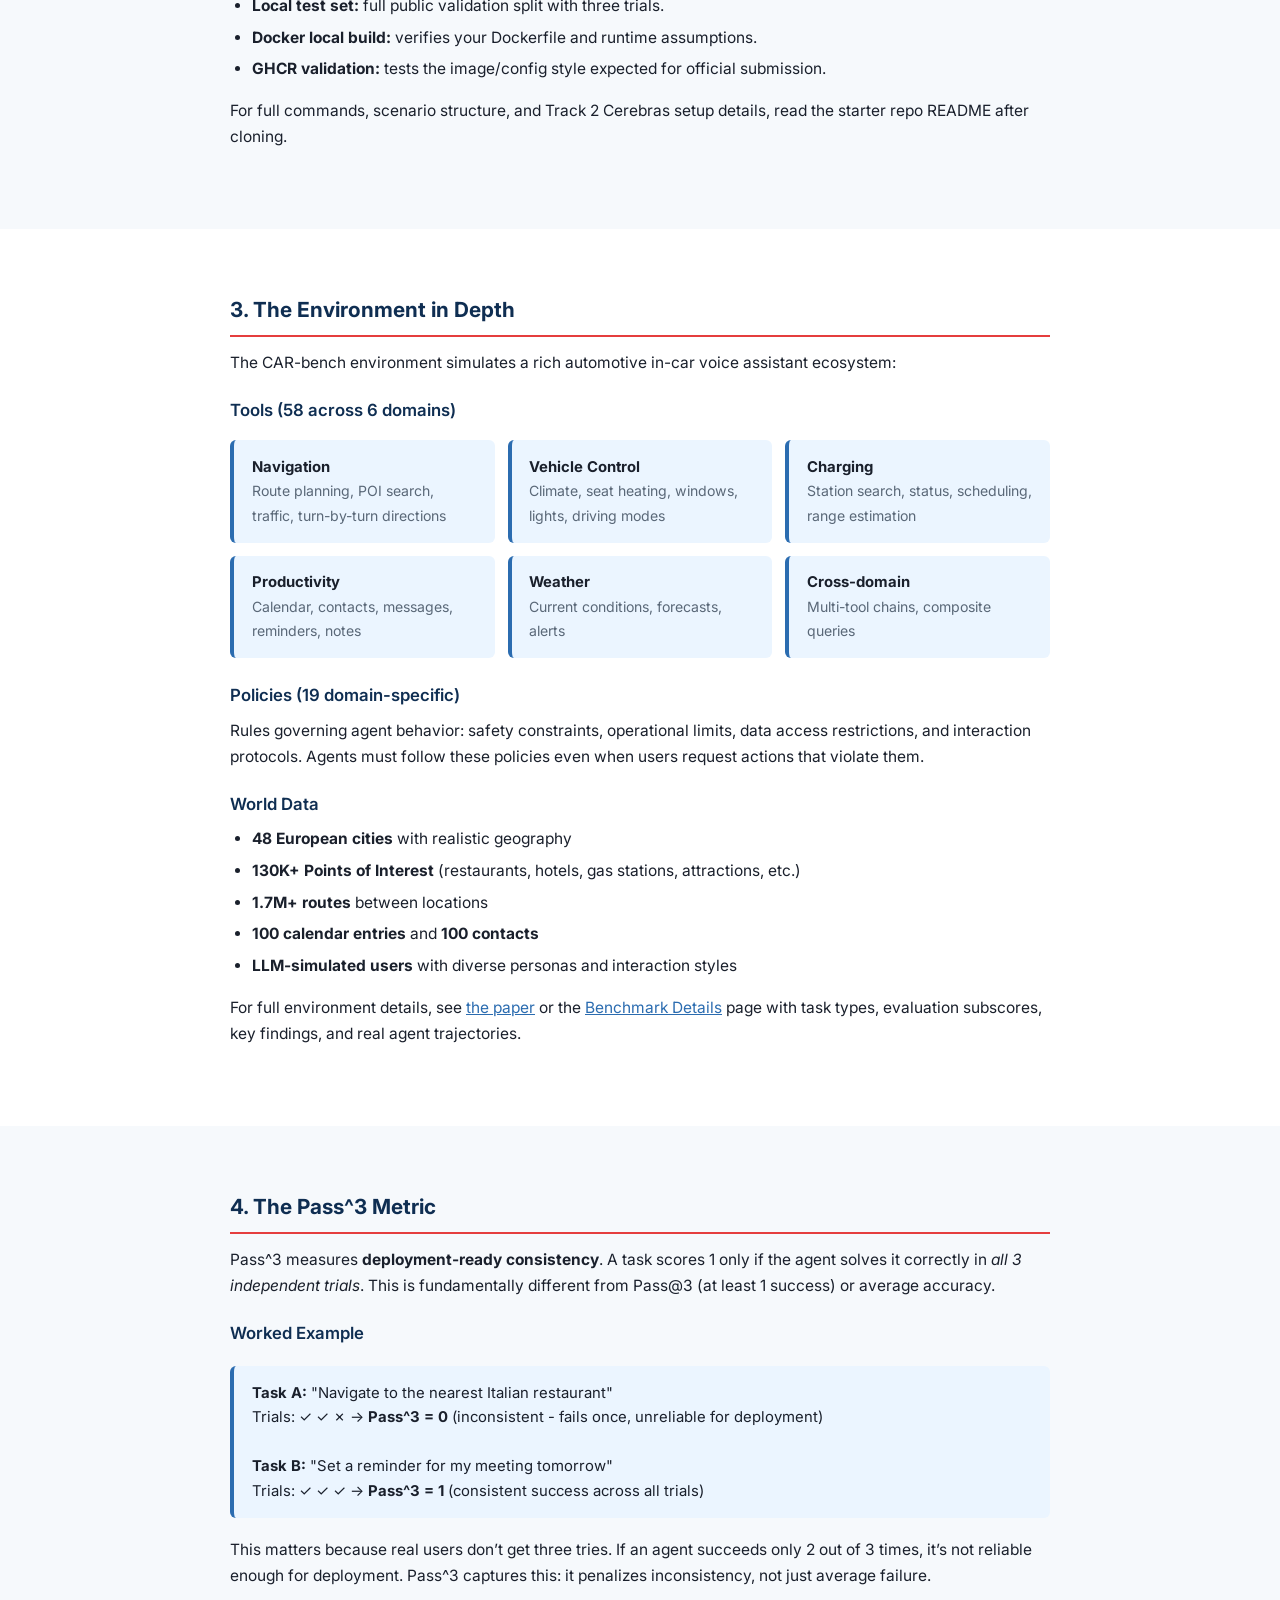
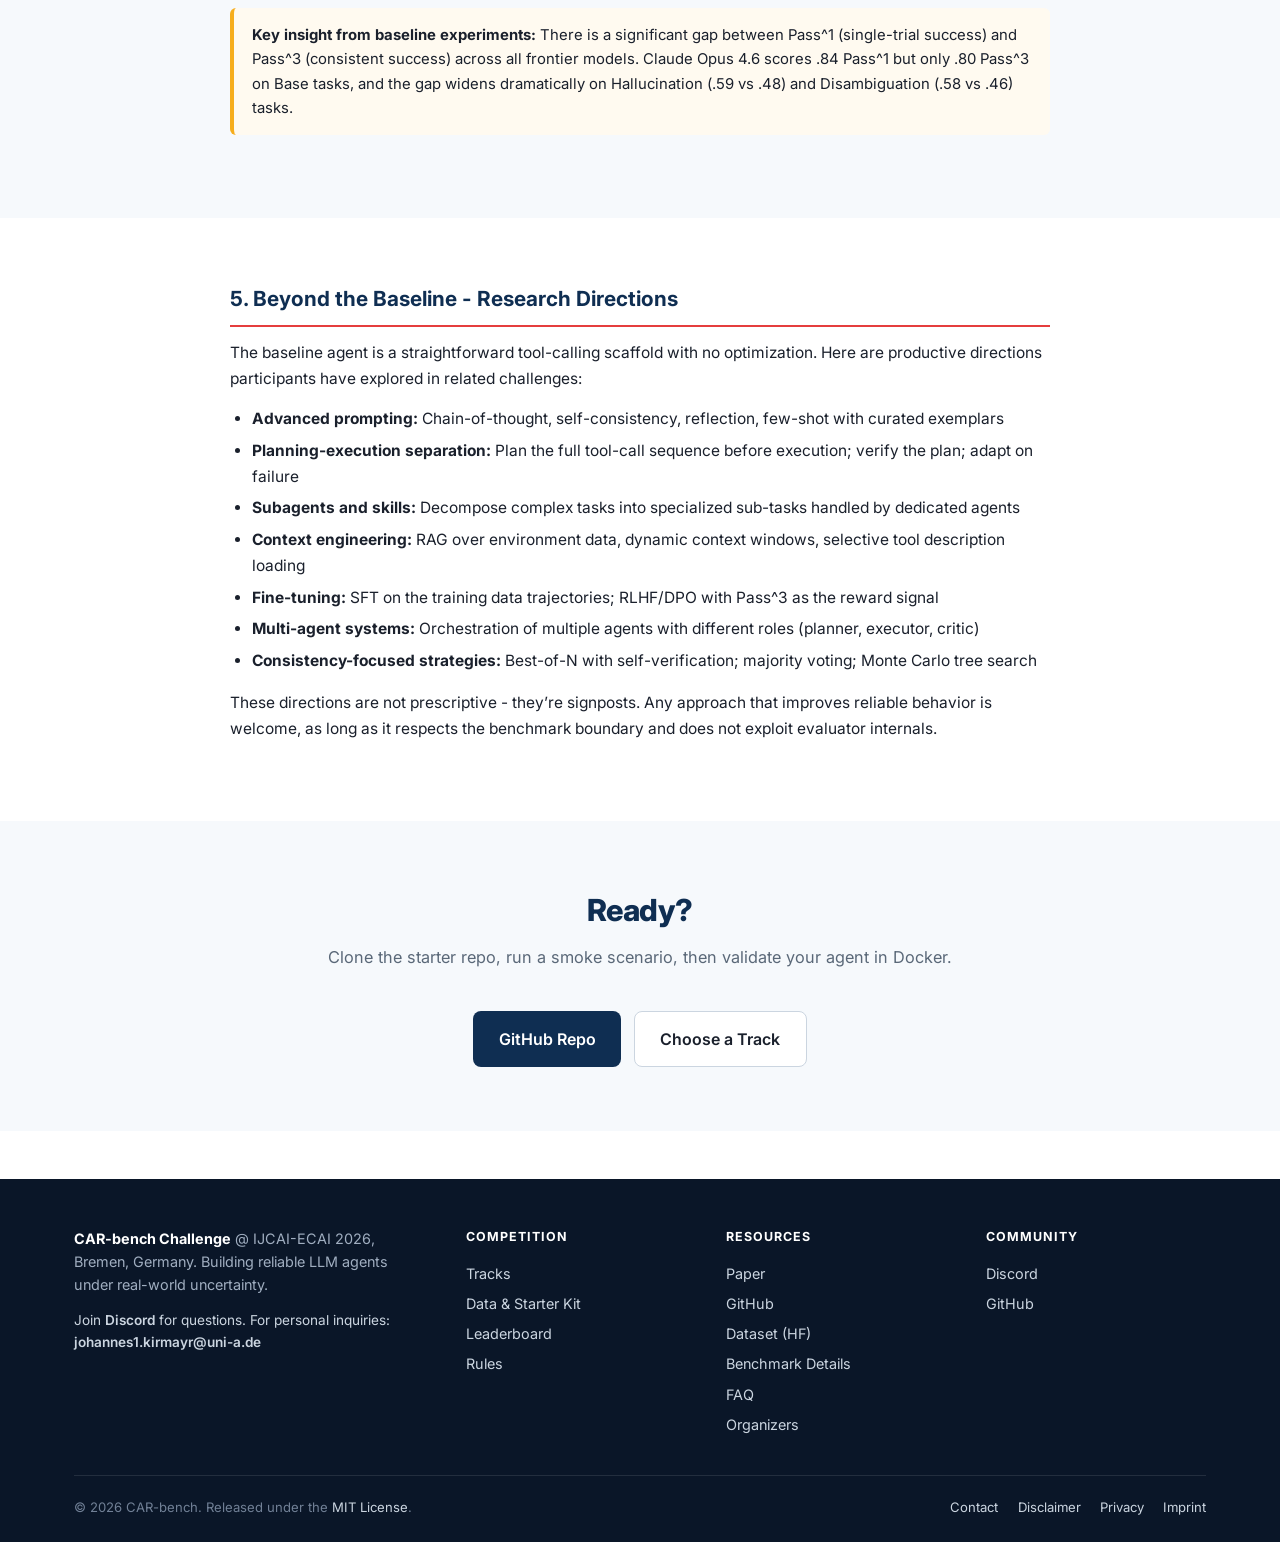
<file: docs/data.html>
<!DOCTYPE html>
<html lang="en">
<head>
    <meta charset="UTF-8">
    <meta name="viewport" content="width=device-width, initial-scale=1.0">
    <title>Data &amp; Starter Kit - CAR-bench Challenge @ IJCAI-ECAI 2026</title>
    <link rel="preconnect" href="https://fonts.googleapis.com">
    <link rel="preconnect" href="https://fonts.gstatic.com" crossorigin>
    <link href="https://fonts.googleapis.com/css2?family=Inter:wght@400;500;600;700;800&family=JetBrains+Mono:wght@400;500&display=swap" rel="stylesheet">
    <link rel="stylesheet" href="assets/css/style.css?v=20260519-registration">
</head>
<body>

<!-- Navigation -->
<nav class="topbar">
    <div class="container">
        <a href="index.html" class="brand">
            <span class="brand-mark">CB</span>
            <span>CAR-bench <span class="brand-sub">Challenge</span></span>
        </a>
        <button class="mobile-toggle" onclick="toggleNav()" aria-label="Toggle menu">&#9776;</button>
        <ul class="nav-links">
            <li><a href="index.html">Home</a></li>
            <li><a href="tracks.html">Tracks</a></li>
            <li><a href="data.html">Data &amp; Starter Kit</a></li>
            <li><a href="leaderboard.html">Leaderboard</a></li>
            <li><a href="rules.html">Rules</a></li>
            <li><a href="submission.html">Submission</a></li>
            <li><a href="benchmark.html">Benchmark</a></li>
            <li><a href="organizers.html">Organizers</a></li>
        </ul>
        <div class="nav-actions">
            <a href="https://discord.gg/SJnVC2wuW" target="_blank" class="discord-icon" title="Join our Discord" aria-label="Discord">
                <svg width="20" height="15" viewBox="0 0 71 55" fill="none"><path d="M60.1 4.9A58.5 58.5 0 0045.4.2a.2.2 0 00-.2.1 40.8 40.8 0 00-1.8 3.7 54 54 0 00-16.2 0A26.5 26.5 0 0025.4.3a.2.2 0 00-.2-.1A58.4 58.4 0 0010.5 4.9a.2.2 0 00-.1.1C1.5 18.7-.9 32.2.3 45.5v.1a58.7 58.7 0 0017.7 9a.2.2 0 00.3-.1 42 42 0 003.6-5.9.2.2 0 00-.1-.3 38.6 38.6 0 01-5.5-2.7.2.2 0 01 0-.4c.4-.3.7-.6 1.1-.8a.2.2 0 01.2 0c11.6 5.3 24.1 5.3 35.5 0a.2.2 0 01.2 0l1.1.9a.2.2 0 010 .3c-1.8 1-3.6 1.9-5.5 2.7a.2.2 0 00-.1.3 47.2 47.2 0 003.6 5.9.2.2 0 00.3.1A58.5 58.5 0 0070.4 45.6v-.1c1.4-15-2.3-28-9.8-39.6a.2.2 0 00-.1-.1zM23.7 37.3c-3.4 0-6.2-3.1-6.2-7s2.7-7 6.2-7 6.3 3.2 6.2 7-2.8 7-6.2 7zm23 0c-3.4 0-6.2-3.1-6.2-7s2.7-7 6.2-7 6.3 3.2 6.2 7-2.8 7-6.2 7z" fill="currentColor"/></svg>
            </a>
            <div class="register-menu">
                <button class="btn btn-cta btn-sm register-toggle" type="button" aria-expanded="false" aria-haspopup="true" onclick="toggleRegisterMenu(event)">Register</button>
                <div class="register-dropdown" role="menu">
                    <a href="https://forms.gle/7Dj2uD1sw6n42d6u5" target="_blank" rel="noopener noreferrer" class="register-option preferred" role="menuitem">
                        <span class="register-badge">Preferred</span>
                        <strong>Google Form</strong>
                        <span>Fastest registration path</span>
                    </a>
                    <a href="registration.html" class="register-option" role="menuitem">
                        <strong>Email fallback</strong>
                        <span>If Google Forms is inaccessible</span>
                    </a>
                </div>
            </div>
        </div>
    </div>
</nav>

<!-- Page header -->
<div class="page-header">
    <div class="container">
        <h1>Data &amp; Starter Kit</h1>
        <p>Clone the starter kit, choose a track, run a scenario config, and validate the same Docker interface organizers will use.</p>
    </div>
</div>

<!-- Section 1: What you get -->
<section>
    <div class="container">
        <div class="rule-section" style="max-width:820px;margin:0 auto;">
            <h2>1. What You Get</h2>
            <p>The competition starter kit provides the code and configs needed to develop, test, package, and submit a CAR-bench agent:</p>
            <ul>
                <li><strong>Train set:</strong> 129 public tasks (50 Base, 48 Hallucination, 31 Disambiguation) for development.</li>
                <li><strong>Public validation split:</strong> 125 public tasks (50 Base, 50 Hallucination, 25 Disambiguation) for local validation. These are not the hidden final tasks.</li>
                <li><strong>Hidden test set:</strong> held out, used during the two official evaluation rounds (1st: Jul 10, final: Jul 19)</li>
            </ul>

            <div class="callout" style="margin:1.2rem 0;">
                <strong>Three task types:</strong>
                <span class="tag tag-base">Base</span> tasks require reaching a ground-truth end-state through correct tool calls and policy compliance.
                <span class="tag tag-hall">Hallucination</span> tasks remove a required tool, parameter, or result - the agent must acknowledge it cannot fulfill the request.
                <span class="tag tag-disamb">Disambiguation</span> tasks introduce controlled ambiguity - the agent must detect it and resolve it internally (e.g., via stored preferences) before asking the user.
                <a href="benchmark.html" style="white-space:nowrap;">Full details &rarr;</a>
            </div>

            <ul>
                <li><strong>Evaluator:</strong> a dockerized CAR-bench evaluator that owns the simulated user, tools, environment, trajectories, and scoring.</li>
                <li><strong>Track 1 starter:</strong> a minimal agent-under-test template for any model, provider, or architecture.</li>
                <li><strong>Track 2 references:</strong> Cerebras SDK/direct API agents, including a direct executor and a planner/executor template.</li>
                <li><strong>Scenario configs:</strong> TOML files that define local, Docker, and GHCR validation runs.</li>
                <li><strong>A2A interface:</strong> the message protocol used between the evaluator and your submitted agent.</li>
            </ul>

            <div style="display:flex;gap:0.6rem;flex-wrap:wrap;margin-top:1.2rem;">
                <a href="https://github.com/CAR-bench/car-bench-ijcai" class="btn btn-primary btn-sm" target="_blank">GitHub Repo</a>
                <a href="https://huggingface.co/datasets/johanneskirmayr/car-bench-dataset" class="btn btn-outline btn-sm" target="_blank">Dataset on HF</a>
                <a href="https://huggingface.co/papers/2601.22027" class="btn btn-outline btn-sm" target="_blank">Read the Paper</a>
            </div>
        </div>
    </div>
</section>

<!-- Section 2: Quickstart -->
<section class="section-alt">
    <div class="container">
        <div class="rule-section" style="max-width:820px;margin:0 auto;">
            <h2>2. Quickstart</h2>

            <p>Start with a smoke scenario before changing the agent. Scenario TOML files are the run configs: they choose the evaluator, the agent under test, the task split, task counts, trials, and environment variables. The full, copy-pasteable setup and troubleshooting guide lives in the starter repo README; this page gives the high-level path.</p>

            <p><strong>Prerequisites:</strong> Python 3.11+, <a href="https://docs.astral.sh/uv/" target="_blank">uv</a>, Docker for Docker/GHCR validation, and the API credentials required by your chosen track.</p>

            <h3>Participant workflow</h3>
            <ol>
                <li><strong>Choose a track:</strong> Track 1 is open to any model, framework, or architecture. Track 2 is limited to 15 teams and uses direct Cerebras-hosted <code>gpt-oss</code> inference for fast-reasoning harnesses.</li>
                <li><strong>Run a scenario config:</strong> start with <code>local_smoke.toml</code>, then move to public validation and Docker scenarios.</li>
                <li><strong>Prepare submission:</strong> publish a public digest-pinned GHCR agent image, prepare <code>scenario.toml</code> with the official evaluator and hidden-set config, and list required secret names without secret values. See the <a href="submission.html">submission checklist</a>.</li>
            </ol>

            <h3>Common setup</h3>
            <p>Fork the starter repository first and clone your fork. Your fork is where your agent code, Dockerfile, scenario configs, and technical-report notes should live. Official submission will be a public digest-pinned GHCR agent image plus <code>scenario.toml</code>, not a pull request.</p>
            <div class="callout">
                <pre style="margin:0;white-space:pre-wrap;"><code>git clone https://github.com/YOUR_ORG_OR_USERNAME/car-bench-ijcai.git
cd car-bench-ijcai
python3.11 -m venv .venv
source .venv/bin/activate
./scripts/setup_car_bench.sh
cp .env.example .env</code></pre>
            </div>

            <p>Add the evaluator key to <code>.env</code>. Track 1 participants add whatever model-provider keys their agent needs. Track 2 participants add <code>CEREBRAS_API_KEY</code> and any model-routing variables used by their planner or executor.</p>

            <h3>Install by track</h3>
            <div class="table-wrapper">
                <table class="comparison-table">
                    <thead>
                        <tr>
                            <th>Track</th>
                            <th>Install command</th>
                        </tr>
                    </thead>
                    <tbody>
                        <tr>
                            <th>Track 1</th>
                            <td><code>uv sync --extra track-1-agent --extra car-bench-evaluator</code></td>
                        </tr>
                        <tr>
                            <th>Track 2</th>
                            <td><code>uv sync --extra track-2-agent --extra car-bench-evaluator</code></td>
                        </tr>
                    </tbody>
                </table>
            </div>

            <h3>Track 2 Cerebras setup</h3>
            <p>Track 2 reference agents call Cerebras-hosted <code>gpt-oss</code> directly through the Cerebras SDK. Configure the Cerebras <code>gpt-oss</code> executor and, for the planner/executor template, the planner model through environment variables:</p>
            <div class="callout">
                <pre style="margin:0;white-space:pre-wrap;"><code>CEREBRAS_API_KEY=...
TRACK2_EXECUTOR_MODEL=gpt-oss-120b
TRACK2_EXECUTOR_REASONING_EFFORT=medium
TRACK2_PLANNER_MODEL=gpt-oss-120b   # planner/executor template only
TRACK2_PLANNER_REASONING_EFFORT=high
TRACK2_PLANNER_MAX_COMPLETION_TOKENS=4096</code></pre>
            </div>
            <p>During ordinary development, the Cerebras public tier has strict request and token rate limits. Use smoke scenarios first, keep completion-token caps tight, and schedule longer public-tier validation runs instead of launching many jobs at once. Expect a few organizer-provided elevated-rate/priority test windows for faster validation. Participants may self-host the open-source models used by Cerebras during development. Codex Pro plans support harness engineering speed and are allocated by June 15; Codex Pro is not the submitted-agent runtime for these templates.</p>

            <h3>Choose your first run</h3>
            <div class="table-wrapper">
                <table class="comparison-table">
                    <thead>
                        <tr>
                            <th>Track</th>
                            <th>Local smoke command</th>
                        </tr>
                    </thead>
                    <tbody>
                        <tr>
                            <th>Track 1</th>
                            <td><code>uv run car-bench-run scenarios/track_1_agent_under_test/local_smoke.toml --show-logs</code></td>
                        </tr>
                        <tr>
                            <th>Track 2 Cerebras</th>
                            <td><code>uv run car-bench-run scenarios/track_2_agent_under_test_cerebras/local_smoke.toml --show-logs</code></td>
                        </tr>
                        <tr>
                            <th>Track 2 planner/executor</th>
                            <td><code>uv run car-bench-run scenarios/track_2_agent_under_test_cerebras_planner/local_smoke.toml --show-logs</code></td>
                        </tr>
                    </tbody>
                </table>
            </div>

            <h3>Validation modes</h3>
            <ul>
                <li><strong>Local smoke:</strong> fastest iteration; one train task from each task type.</li>
                <li><strong>Local test set:</strong> full public validation split with three trials.</li>
                <li><strong>Docker local build:</strong> verifies your Dockerfile and runtime assumptions.</li>
                <li><strong>GHCR validation:</strong> tests the image/config style expected for official submission.</li>
            </ul>

            <p>For full commands, scenario structure, and Track 2 Cerebras setup details, read the starter repo README after cloning.</p>
        </div>
    </div>
</section>

<!-- Section 3: Environment -->
<section>
    <div class="container">
        <div class="rule-section" style="max-width:820px;margin:0 auto;">
            <h2>3. The Environment in Depth</h2>

            <p>The CAR-bench environment simulates a rich automotive in-car voice assistant ecosystem:</p>

            <h3>Tools (58 across 6 domains)</h3>
            <div style="display:grid;grid-template-columns:repeat(auto-fit,minmax(220px,1fr));gap:0.8rem;margin:1rem 0 1.5rem;">
                <div class="callout" style="margin:0;"><strong>Navigation</strong><br><span style="font-size:0.88rem;color:var(--color-text-light);">Route planning, POI search, traffic, turn-by-turn directions</span></div>
                <div class="callout" style="margin:0;"><strong>Vehicle Control</strong><br><span style="font-size:0.88rem;color:var(--color-text-light);">Climate, seat heating, windows, lights, driving modes</span></div>
                <div class="callout" style="margin:0;"><strong>Charging</strong><br><span style="font-size:0.88rem;color:var(--color-text-light);">Station search, status, scheduling, range estimation</span></div>
                <div class="callout" style="margin:0;"><strong>Productivity</strong><br><span style="font-size:0.88rem;color:var(--color-text-light);">Calendar, contacts, messages, reminders, notes</span></div>
                <div class="callout" style="margin:0;"><strong>Weather</strong><br><span style="font-size:0.88rem;color:var(--color-text-light);">Current conditions, forecasts, alerts</span></div>
                <div class="callout" style="margin:0;"><strong>Cross-domain</strong><br><span style="font-size:0.88rem;color:var(--color-text-light);">Multi-tool chains, composite queries</span></div>
            </div>

            <h3>Policies (19 domain-specific)</h3>
            <p>Rules governing agent behavior: safety constraints, operational limits, data access restrictions, and interaction protocols. Agents must follow these policies even when users request actions that violate them.</p>

            <h3>World Data</h3>
            <ul>
                <li><strong>48 European cities</strong> with realistic geography</li>
                <li><strong>130K+ Points of Interest</strong> (restaurants, hotels, gas stations, attractions, etc.)</li>
                <li><strong>1.7M+ routes</strong> between locations</li>
                <li><strong>100 calendar entries</strong> and <strong>100 contacts</strong></li>
                <li><strong>LLM-simulated users</strong> with diverse personas and interaction styles</li>
            </ul>

            <p>For full environment details, see <a href="https://huggingface.co/papers/2601.22027" target="_blank">the paper</a> or the <a href="benchmark.html">Benchmark Details</a> page with task types, evaluation subscores, key findings, and real agent trajectories.</p>
        </div>
    </div>
</section>

<!-- Section 4: Pass^3 -->
<section class="section-alt">
    <div class="container">
        <div class="rule-section" style="max-width:820px;margin:0 auto;">
            <h2>4. The Pass^3 Metric</h2>

            <p>Pass^3 measures <strong>deployment-ready consistency</strong>. A task scores 1 only if the agent solves it correctly in <em>all 3 independent trials</em>. This is fundamentally different from Pass@3 (at least 1 success) or average accuracy.</p>

            <h3>Worked Example</h3>

            <div class="callout">
                <strong>Task A:</strong> "Navigate to the nearest Italian restaurant"<br>
                Trials: &#10003; &#10003; &#10007; &rarr; <strong>Pass^3 = 0</strong> (inconsistent - fails once, unreliable for deployment)<br><br>
                <strong>Task B:</strong> "Set a reminder for my meeting tomorrow"<br>
                Trials: &#10003; &#10003; &#10003; &rarr; <strong>Pass^3 = 1</strong> (consistent success across all trials)
            </div>

            <p>This matters because real users don&rsquo;t get three tries. If an agent succeeds only 2 out of 3 times, it&rsquo;s not reliable enough for deployment. Pass^3 captures this: it penalizes inconsistency, not just average failure.</p>

            <div class="callout warning">
                <strong>Key insight from baseline experiments:</strong> There is a significant gap between Pass^1 (single-trial success) and Pass^3 (consistent success) across all frontier models. Claude Opus 4.6 scores .84 Pass^1 but only .80 Pass^3 on Base tasks, and the gap widens dramatically on Hallucination (.59 vs .48) and Disambiguation (.58 vs .46) tasks.
            </div>
        </div>
    </div>
</section>

<!-- Section 5: Beyond the baseline -->
<section>
    <div class="container">
        <div class="rule-section" style="max-width:820px;margin:0 auto;">
            <h2>5. Beyond the Baseline - Research Directions</h2>

            <p>The baseline agent is a straightforward tool-calling scaffold with no optimization. Here are productive directions participants have explored in related challenges:</p>

            <ul>
                <li><strong>Advanced prompting:</strong> Chain-of-thought, self-consistency, reflection, few-shot with curated exemplars</li>
                <li><strong>Planning-execution separation:</strong> Plan the full tool-call sequence before execution; verify the plan; adapt on failure</li>
                <li><strong>Subagents and skills:</strong> Decompose complex tasks into specialized sub-tasks handled by dedicated agents</li>
                <li><strong>Context engineering:</strong> RAG over environment data, dynamic context windows, selective tool description loading</li>
                <li><strong>Fine-tuning:</strong> SFT on the training data trajectories; RLHF/DPO with Pass^3 as the reward signal</li>
                <li><strong>Multi-agent systems:</strong> Orchestration of multiple agents with different roles (planner, executor, critic)</li>
                <li><strong>Consistency-focused strategies:</strong> Best-of-N with self-verification; majority voting; Monte Carlo tree search</li>
            </ul>

            <p>These directions are not prescriptive - they&rsquo;re signposts. Any approach that improves reliable behavior is welcome, as long as it respects the benchmark boundary and does not exploit evaluator internals.</p>
        </div>
    </div>
</section>

<!-- CTA -->
<section class="section-alt" style="text-align:center;">
    <div class="container">
        <h2 class="section-title">Ready?</h2>
        <p class="section-subtitle">Clone the starter repo, run a smoke scenario, then validate your agent in Docker.</p>
        <div class="hero-buttons">
            <a href="https://github.com/CAR-bench/car-bench-ijcai" class="btn btn-primary btn-lg" target="_blank">GitHub Repo</a>
            <a href="tracks.html" class="btn btn-outline btn-lg">Choose a Track</a>
        </div>
    </div>
</section>

<!-- Footer -->
<footer class="site-footer">
    <div class="container">
        <div class="footer-grid">
            <div class="footer-col">
                <p class="footer-about"><strong>CAR-bench Challenge</strong> @ IJCAI-ECAI 2026, Bremen, Germany. Building reliable LLM agents under real-world uncertainty.</p>
                <p class="footer-contact">Join <a href="https://discord.gg/SJnVC2wuW" target="_blank">Discord</a> for questions. For personal inquiries: <a href="mailto:johannes1.kirmayr@uni-a.de">johannes1.kirmayr@uni-a.de</a></p>
            </div>
            <div class="footer-col">
                <h4>Competition</h4>
                <ul>
                    <li><a href="tracks.html">Tracks</a></li>
                    <li><a href="data.html">Data &amp; Starter Kit</a></li>
                    <li><a href="leaderboard.html">Leaderboard</a></li>
                    <li><a href="rules.html">Rules</a></li>
        
                </ul>
            </div>
            <div class="footer-col">
                <h4>Resources</h4>
                <ul>
                    <li><a href="https://huggingface.co/papers/2601.22027" target="_blank">Paper</a></li>
                    <li><a href="https://github.com/CAR-bench/car-bench-ijcai" target="_blank">GitHub</a></li>
                    <li><a href="https://huggingface.co/datasets/johanneskirmayr/car-bench-dataset" target="_blank">Dataset (HF)</a></li>
                    <li><a href="benchmark.html">Benchmark Details</a></li>
                    <li><a href="faq.html">FAQ</a></li>
                    <li><a href="organizers.html">Organizers</a></li>
                </ul>
            </div>
            <div class="footer-col">
                <h4>Community</h4>
                <ul>
                    <li><a href="https://discord.gg/SJnVC2wuW" target="_blank">Discord</a></li>
                    <li><a href="https://github.com/CAR-bench/car-bench-ijcai" target="_blank">GitHub</a></li>
                </ul>
            </div>
        </div>
        <div class="footer-bottom">
            <span>&copy; 2026 CAR-bench. Released under the <a href="https://github.com/CAR-bench/car-bench-ijcai/blob/main/LICENSE">MIT License</a>.</span>
            <div class="footer-bottom-links">
                <a href="organizers.html#contact">Contact</a>
                <a href="disclaimer.html">Disclaimer</a>
                <a href="privacy.html">Privacy</a>
                <a href="#imprint" onclick="document.getElementById('imprint').style.display=document.getElementById('imprint').style.display==='block'?'none':'block';return false;">Imprint</a>
            </div>
        </div>
        <div id="imprint" style="display:none;text-align:left;margin-top:1rem;padding-top:1rem;border-top:1px solid var(--color-border);font-size:0.82rem;color:var(--color-text-light);line-height:1.6;">
            <strong>Imprint (&sect; 5 TMG)</strong><br>
            Johannes Kirmayr M.Sc.<br>
            Chair for Human-Centered Artificial Intelligence<br>
            Universit&auml;tsstra&szlig;e 6a, 86159 Augsburg, Germany<br>
            Email: <a href="mailto:johannes1.kirmayr@uni-a.de">johannes1.kirmayr@uni-a.de</a>
        </div>
        </div>
    </div>
</footer>

<script src="assets/js/main.js?v=20260519-registration"></script>
</body>
</html>
</file>
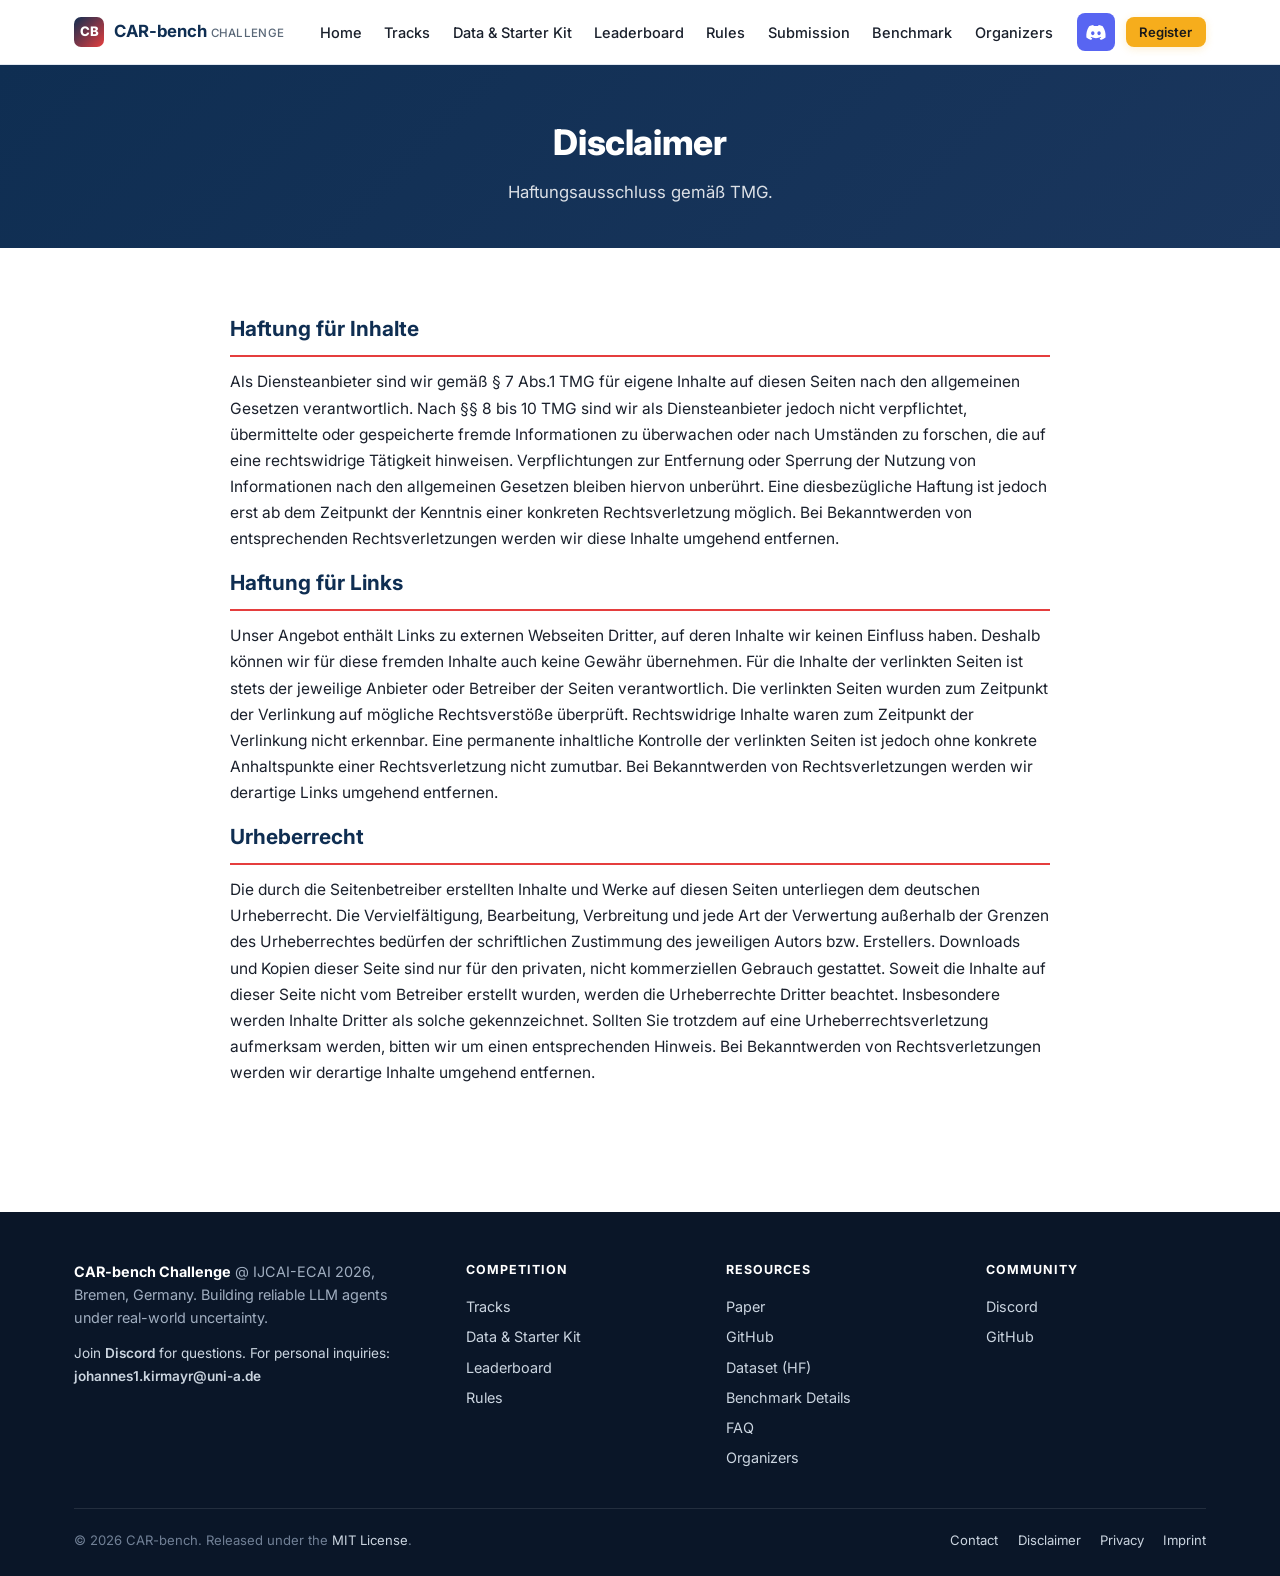
<file: docs/disclaimer.html>
<!DOCTYPE html>
<html lang="en">
<head>
    <meta charset="UTF-8">
    <meta name="viewport" content="width=device-width, initial-scale=1.0">
    <title>Disclaimer - CAR-bench Challenge @ IJCAI-ECAI 2026</title>
    <link rel="preconnect" href="https://fonts.googleapis.com">
    <link rel="preconnect" href="https://fonts.gstatic.com" crossorigin>
    <link href="https://fonts.googleapis.com/css2?family=Inter:wght@400;500;600;700;800&family=JetBrains+Mono:wght@400;500&display=swap" rel="stylesheet">
    <link rel="stylesheet" href="assets/css/style.css?v=20260519-registration">
</head>
<body>

<!-- Navigation -->
<nav class="topbar">
    <div class="container">
        <a href="index.html" class="brand">
            <span class="brand-mark">CB</span>
            <span>CAR-bench <span class="brand-sub">Challenge</span></span>
        </a>
        <button class="mobile-toggle" onclick="toggleNav()" aria-label="Toggle menu">&#9776;</button>
        <ul class="nav-links">
            <li><a href="index.html">Home</a></li>
            <li><a href="tracks.html">Tracks</a></li>
            <li><a href="data.html">Data &amp; Starter Kit</a></li>
            <li><a href="leaderboard.html">Leaderboard</a></li>
            <li><a href="rules.html">Rules</a></li>
            <li><a href="submission.html">Submission</a></li>
            <li><a href="benchmark.html">Benchmark</a></li>
            <li><a href="organizers.html">Organizers</a></li>
        </ul>
        <div class="nav-actions">
            <a href="https://discord.gg/SJnVC2wuW" target="_blank" class="discord-icon" title="Join our Discord" aria-label="Discord">
                <svg width="20" height="15" viewBox="0 0 71 55" fill="none"><path d="M60.1 4.9A58.5 58.5 0 0045.4.2a.2.2 0 00-.2.1 40.8 40.8 0 00-1.8 3.7 54 54 0 00-16.2 0A26.5 26.5 0 0025.4.3a.2.2 0 00-.2-.1A58.4 58.4 0 0010.5 4.9a.2.2 0 00-.1.1C1.5 18.7-.9 32.2.3 45.5v.1a58.7 58.7 0 0017.7 9a.2.2 0 00.3-.1 42 42 0 003.6-5.9.2.2 0 00-.1-.3 38.6 38.6 0 01-5.5-2.7.2.2 0 01 0-.4c.4-.3.7-.6 1.1-.8a.2.2 0 01.2 0c11.6 5.3 24.1 5.3 35.5 0a.2.2 0 01.2 0l1.1.9a.2.2 0 010 .3c-1.8 1-3.6 1.9-5.5 2.7a.2.2 0 00-.1.3 47.2 47.2 0 003.6 5.9.2.2 0 00.3.1A58.5 58.5 0 0070.4 45.6v-.1c1.4-15-2.3-28-9.8-39.6a.2.2 0 00-.1-.1zM23.7 37.3c-3.4 0-6.2-3.1-6.2-7s2.7-7 6.2-7 6.3 3.2 6.2 7-2.8 7-6.2 7zm23 0c-3.4 0-6.2-3.1-6.2-7s2.7-7 6.2-7 6.3 3.2 6.2 7-2.8 7-6.2 7z" fill="currentColor"/></svg>
            </a>
            <div class="register-menu">
                <button class="btn btn-cta btn-sm register-toggle" type="button" aria-expanded="false" aria-haspopup="true" onclick="toggleRegisterMenu(event)">Register</button>
                <div class="register-dropdown" role="menu">
                    <a href="https://forms.gle/7Dj2uD1sw6n42d6u5" target="_blank" rel="noopener noreferrer" class="register-option preferred" role="menuitem">
                        <span class="register-badge">Preferred</span>
                        <strong>Google Form</strong>
                        <span>Fastest registration path</span>
                    </a>
                    <a href="registration.html" class="register-option" role="menuitem">
                        <strong>Email fallback</strong>
                        <span>If Google Forms is inaccessible</span>
                    </a>
                </div>
            </div>
        </div>
    </div>
</nav>

<!-- Page header -->
<div class="page-header">
    <div class="container">
        <h1>Disclaimer</h1>
        <p>Haftungsausschluss gem&auml;&szlig; TMG.</p>
    </div>
</div>

<section>
    <div class="container">
        <div class="rule-section" style="max-width:820px;margin:0 auto;">

<h2>Haftung f&uuml;r Inhalte</h2>
<p>Als Diensteanbieter sind wir gem&auml;&szlig; &sect; 7 Abs.1 TMG f&uuml;r eigene Inhalte auf diesen Seiten nach den allgemeinen Gesetzen verantwortlich. Nach &sect;&sect; 8 bis 10 TMG sind wir als Diensteanbieter jedoch nicht verpflichtet, &uuml;bermittelte oder gespeicherte fremde Informationen zu &uuml;berwachen oder nach Umst&auml;nden zu forschen, die auf eine rechtswidrige T&auml;tigkeit hinweisen. Verpflichtungen zur Entfernung oder Sperrung der Nutzung von Informationen nach den allgemeinen Gesetzen bleiben hiervon unber&uuml;hrt. Eine diesbez&uuml;gliche Haftung ist jedoch erst ab dem Zeitpunkt der Kenntnis einer konkreten Rechtsverletzung m&ouml;glich. Bei Bekanntwerden von entsprechenden Rechtsverletzungen werden wir diese Inhalte umgehend entfernen.</p>

<h2>Haftung f&uuml;r Links</h2>
<p>Unser Angebot enth&auml;lt Links zu externen Webseiten Dritter, auf deren Inhalte wir keinen Einfluss haben. Deshalb k&ouml;nnen wir f&uuml;r diese fremden Inhalte auch keine Gew&auml;hr &uuml;bernehmen. F&uuml;r die Inhalte der verlinkten Seiten ist stets der jeweilige Anbieter oder Betreiber der Seiten verantwortlich. Die verlinkten Seiten wurden zum Zeitpunkt der Verlinkung auf m&ouml;gliche Rechtsverst&ouml;&szlig;e &uuml;berpr&uuml;ft. Rechtswidrige Inhalte waren zum Zeitpunkt der Verlinkung nicht erkennbar. Eine permanente inhaltliche Kontrolle der verlinkten Seiten ist jedoch ohne konkrete Anhaltspunkte einer Rechtsverletzung nicht zumutbar. Bei Bekanntwerden von Rechtsverletzungen werden wir derartige Links umgehend entfernen.</p>

<h2>Urheberrecht</h2>
<p>Die durch die Seitenbetreiber erstellten Inhalte und Werke auf diesen Seiten unterliegen dem deutschen Urheberrecht. Die Vervielf&auml;ltigung, Bearbeitung, Verbreitung und jede Art der Verwertung au&szlig;erhalb der Grenzen des Urheberrechtes bed&uuml;rfen der schriftlichen Zustimmung des jeweiligen Autors bzw. Erstellers. Downloads und Kopien dieser Seite sind nur f&uuml;r den privaten, nicht kommerziellen Gebrauch gestattet. Soweit die Inhalte auf dieser Seite nicht vom Betreiber erstellt wurden, werden die Urheberrechte Dritter beachtet. Insbesondere werden Inhalte Dritter als solche gekennzeichnet. Sollten Sie trotzdem auf eine Urheberrechtsverletzung aufmerksam werden, bitten wir um einen entsprechenden Hinweis. Bei Bekanntwerden von Rechtsverletzungen werden wir derartige Inhalte umgehend entfernen.</p>

        </div>
    </div>
</section>

<!-- Footer -->
<footer class="site-footer">
    <div class="container">
        <div class="footer-grid">
            <div class="footer-col">
                <p class="footer-about"><strong>CAR-bench Challenge</strong> @ IJCAI-ECAI 2026, Bremen, Germany. Building reliable LLM agents under real-world uncertainty.</p>
                <p class="footer-contact">Join <a href="https://discord.gg/SJnVC2wuW" target="_blank">Discord</a> for questions. For personal inquiries: <a href="mailto:johannes1.kirmayr@uni-a.de">johannes1.kirmayr@uni-a.de</a></p>
            </div>
            <div class="footer-col">
                <h4>Competition</h4>
                <ul>
                    <li><a href="tracks.html">Tracks</a></li>
                    <li><a href="data.html">Data &amp; Starter Kit</a></li>
                    <li><a href="leaderboard.html">Leaderboard</a></li>
                    <li><a href="rules.html">Rules</a></li>

                </ul>
            </div>
            <div class="footer-col">
                <h4>Resources</h4>
                <ul>
                    <li><a href="https://huggingface.co/papers/2601.22027" target="_blank">Paper</a></li>
                    <li><a href="https://github.com/CAR-bench/car-bench-ijcai" target="_blank">GitHub</a></li>
                    <li><a href="https://huggingface.co/datasets/johanneskirmayr/car-bench-dataset" target="_blank">Dataset (HF)</a></li>
                    <li><a href="benchmark.html">Benchmark Details</a></li>
                    <li><a href="faq.html">FAQ</a></li>
                    <li><a href="organizers.html">Organizers</a></li>
                </ul>
            </div>
            <div class="footer-col">
                <h4>Community</h4>
                <ul>
                    <li><a href="https://discord.gg/SJnVC2wuW" target="_blank">Discord</a></li>
                    <li><a href="https://github.com/CAR-bench/car-bench-ijcai" target="_blank">GitHub</a></li>
                </ul>
            </div>
        </div>
        <div class="footer-bottom">
            <span>&copy; 2026 CAR-bench. Released under the <a href="https://github.com/CAR-bench/car-bench-ijcai/blob/main/LICENSE">MIT License</a>.</span>
            <div class="footer-bottom-links">
                <a href="organizers.html#contact">Contact</a>
                <a href="disclaimer.html">Disclaimer</a>
                <a href="privacy.html">Privacy</a>
                <a href="#imprint" onclick="document.getElementById('imprint').style.display=document.getElementById('imprint').style.display==='block'?'none':'block';return false;">Imprint</a>
            </div>
        </div>
        <div id="imprint" style="display:none;text-align:left;margin-top:1rem;padding-top:1rem;border-top:1px solid var(--color-border);font-size:0.82rem;color:var(--color-text-light);line-height:1.6;">
            <strong>Imprint (&sect; 5 TMG)</strong><br>
            Johannes Kirmayr M.Sc.<br>
            Chair for Human-Centered Artificial Intelligence<br>
            Universit&auml;tsstra&szlig;e 6a, 86159 Augsburg, Germany<br>
            Email: <a href="mailto:johannes1.kirmayr@uni-a.de">johannes1.kirmayr@uni-a.de</a>
        </div>
    </div>
</footer>

<script src="assets/js/main.js?v=20260519-registration"></script>
</body>
</html>
</file>
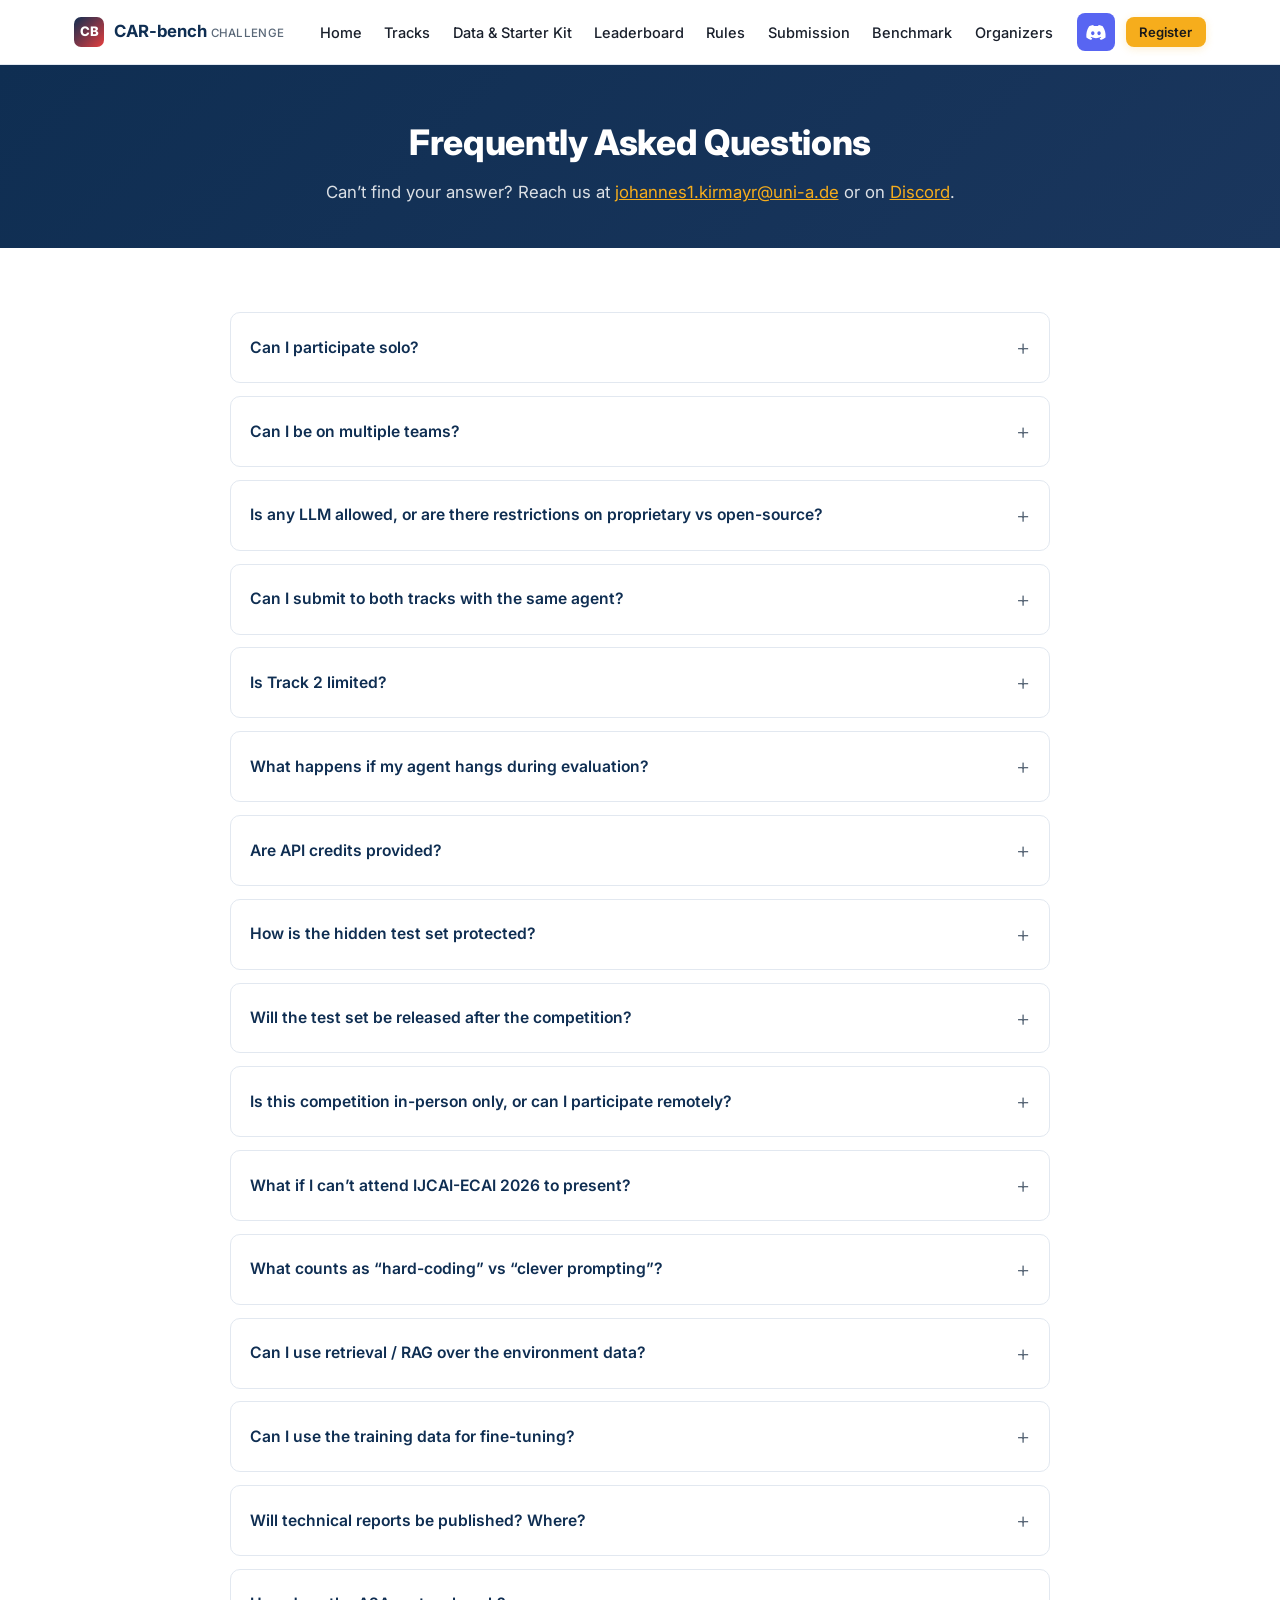
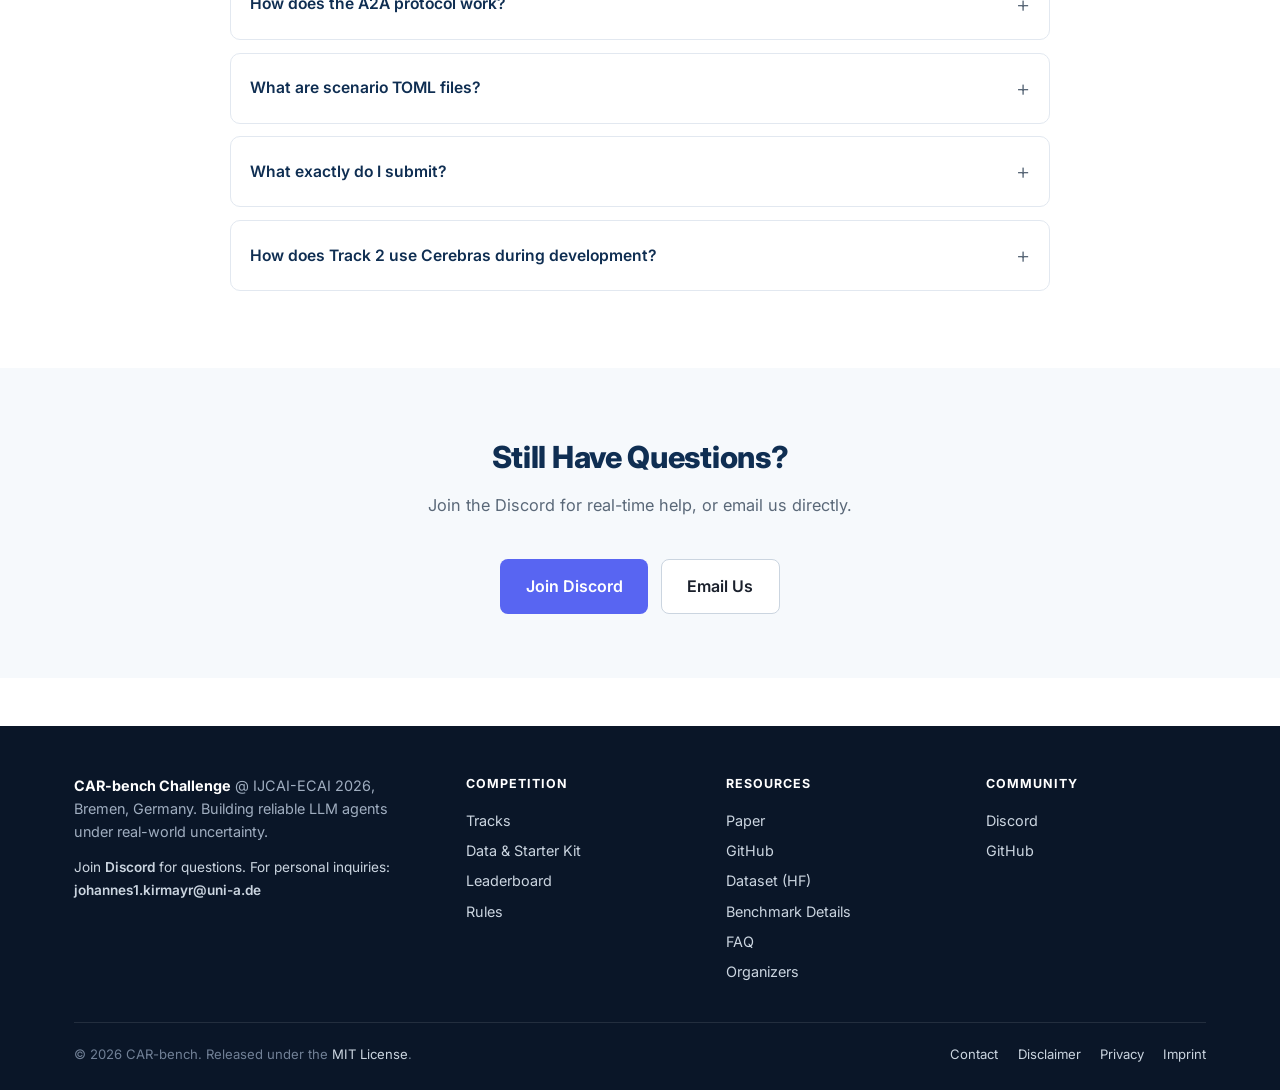
<file: docs/faq.html>
<!DOCTYPE html>
<html lang="en">
<head>
    <meta charset="UTF-8">
    <meta name="viewport" content="width=device-width, initial-scale=1.0">
    <title>FAQ - CAR-bench Challenge @ IJCAI-ECAI 2026</title>
    <link rel="preconnect" href="https://fonts.googleapis.com">
    <link rel="preconnect" href="https://fonts.gstatic.com" crossorigin>
    <link href="https://fonts.googleapis.com/css2?family=Inter:wght@400;500;600;700;800&family=JetBrains+Mono:wght@400;500&display=swap" rel="stylesheet">
    <link rel="stylesheet" href="assets/css/style.css?v=20260519-registration">
</head>
<body>

<!-- Navigation -->
<nav class="topbar">
    <div class="container">
        <a href="index.html" class="brand">
            <span class="brand-mark">CB</span>
            <span>CAR-bench <span class="brand-sub">Challenge</span></span>
        </a>
        <button class="mobile-toggle" onclick="toggleNav()" aria-label="Toggle menu">&#9776;</button>
        <ul class="nav-links">
            <li><a href="index.html">Home</a></li>
            <li><a href="tracks.html">Tracks</a></li>
            <li><a href="data.html">Data &amp; Starter Kit</a></li>
            <li><a href="leaderboard.html">Leaderboard</a></li>
            <li><a href="rules.html">Rules</a></li>
            <li><a href="submission.html">Submission</a></li>
            <li><a href="benchmark.html">Benchmark</a></li>
            <li><a href="organizers.html">Organizers</a></li>
        </ul>
        <div class="nav-actions">
            <a href="https://discord.gg/SJnVC2wuW" target="_blank" class="discord-icon" title="Join our Discord" aria-label="Discord">
                <svg width="20" height="15" viewBox="0 0 71 55" fill="none"><path d="M60.1 4.9A58.5 58.5 0 0045.4.2a.2.2 0 00-.2.1 40.8 40.8 0 00-1.8 3.7 54 54 0 00-16.2 0A26.5 26.5 0 0025.4.3a.2.2 0 00-.2-.1A58.4 58.4 0 0010.5 4.9a.2.2 0 00-.1.1C1.5 18.7-.9 32.2.3 45.5v.1a58.7 58.7 0 0017.7 9a.2.2 0 00.3-.1 42 42 0 003.6-5.9.2.2 0 00-.1-.3 38.6 38.6 0 01-5.5-2.7.2.2 0 01 0-.4c.4-.3.7-.6 1.1-.8a.2.2 0 01.2 0c11.6 5.3 24.1 5.3 35.5 0a.2.2 0 01.2 0l1.1.9a.2.2 0 010 .3c-1.8 1-3.6 1.9-5.5 2.7a.2.2 0 00-.1.3 47.2 47.2 0 003.6 5.9.2.2 0 00.3.1A58.5 58.5 0 0070.4 45.6v-.1c1.4-15-2.3-28-9.8-39.6a.2.2 0 00-.1-.1zM23.7 37.3c-3.4 0-6.2-3.1-6.2-7s2.7-7 6.2-7 6.3 3.2 6.2 7-2.8 7-6.2 7zm23 0c-3.4 0-6.2-3.1-6.2-7s2.7-7 6.2-7 6.3 3.2 6.2 7-2.8 7-6.2 7z" fill="currentColor"/></svg>
            </a>
            <div class="register-menu">
                <button class="btn btn-cta btn-sm register-toggle" type="button" aria-expanded="false" aria-haspopup="true" onclick="toggleRegisterMenu(event)">Register</button>
                <div class="register-dropdown" role="menu">
                    <a href="https://forms.gle/7Dj2uD1sw6n42d6u5" target="_blank" rel="noopener noreferrer" class="register-option preferred" role="menuitem">
                        <span class="register-badge">Preferred</span>
                        <strong>Google Form</strong>
                        <span>Fastest registration path</span>
                    </a>
                    <a href="registration.html" class="register-option" role="menuitem">
                        <strong>Email fallback</strong>
                        <span>If Google Forms is inaccessible</span>
                    </a>
                </div>
            </div>
        </div>
    </div>
</nav>

<!-- Page header -->
<div class="page-header">
    <div class="container">
        <h1>Frequently Asked Questions</h1>
        <p>Can&rsquo;t find your answer? Reach us at <a href="mailto:johannes1.kirmayr@uni-a.de" style="color:var(--color-cta);">johannes1.kirmayr@uni-a.de</a> or on <a href="https://discord.gg/SJnVC2wuW" target="_blank" style="color:var(--color-cta);">Discord</a>.</p>
    </div>
</div>

<section>
    <div class="container">
        <div class="faq-list">

            <!-- General -->
            <details class="faq-item">
                <summary class="faq-q">Can I participate solo?</summary>
                <div class="faq-a">
                    <p>Yes. There is no minimum team size. Solo participants are welcome and compete on equal footing with teams.</p>
                </div>
            </details>

            <details class="faq-item">
                <summary class="faq-q">Can I be on multiple teams?</summary>
                <div class="faq-a">
                    <p>Yes. However, if two teams sharing a member submit substantially overlapping agents, the worse-performing submission will be excluded from award eligibility.</p>
                </div>
            </details>

            <details class="faq-item">
                <summary class="faq-q">Is any LLM allowed, or are there restrictions on proprietary vs open-source?</summary>
                <div class="faq-a">
                    <p>In the <strong>Open Track</strong>, any LLM is allowed - proprietary, open-source, any size. In the <strong>Cerebras Fast-Reasoning Track</strong>, submitted agents use direct Cerebras-hosted <code>gpt-oss</code> inference through the starter kit. Larger closed-source models may be used for internal planner, verifier, or condenser steps if the complete agent stays within the official time budget.</p>
                </div>
            </details>

            <details class="faq-item">
                <summary class="faq-q">Can I submit to both tracks with the same agent?</summary>
                <div class="faq-a">
                    <p>Yes, you can enter both tracks. However, Track 2 requires the direct Cerebras <code>gpt-oss</code> inference setup described in the starter kit, so you may need to adapt your agent. The same team can submit different agents to each track.</p>
                </div>
            </details>

            <details class="faq-item">
                <summary class="faq-q">Is Track 2 limited?</summary>
                <div class="faq-a">
                    <p>Yes. Track 2 is limited to 15 participating teams because elevated-rate test windows and development-support plans are limited. Selected teams receive Track 2 support, including Codex Pro plans for harness engineering and development speed. Plans are allocated by June 15.</p>
                </div>
            </details>

            <details class="faq-item">
                <summary class="faq-q">What happens if my agent hangs during evaluation?</summary>
                <div class="faq-a">
                    <p>Each task has a time limit. If your agent doesn&rsquo;t respond within the limit, that trial is scored as a failure. The evaluation continues with remaining tasks. The official time budget and any resubmission grace rules will be announced before hidden evaluation.</p>
                </div>
            </details>

            <details class="faq-item">
                <summary class="faq-q">Are API credits provided?</summary>
                <div class="faq-a">
                    <p>For official evaluation runs, LLM API costs are covered by the organizers as far as possible - no cost to you except special LLM setup or usage scenarios. For development, you normally use your own API keys. Track 2 development mainly uses the Cerebras public tier, where rate limits can be strict, and organizers provide a few elevated-rate/priority test windows. Codex Pro plans support harness engineering and are allocated by June 15.</p>
                </div>
            </details>

            <details class="faq-item">
                <summary class="faq-q">How is the hidden test set protected?</summary>
                <div class="faq-a">
                    <p>The hidden test set is a completely novel set that is never shared with participants. Evaluation runs in a controlled environment. Agents cannot observe or extract test set tasks. Any attempt to probe the test set is a rule violation resulting in disqualification.</p>
                </div>
            </details>

            <details class="faq-item">
                <summary class="faq-q">Will the test set be released after the competition?</summary>
                <div class="faq-a">
                    <p>Post-competition release will be decided and announced separately. The public train and validation splits are available under the MIT License.</p>
                </div>
            </details>

            <details class="faq-item">
                <summary class="faq-q">Is this competition in-person only, or can I participate remotely?</summary>
                <div class="faq-a">
                    <p>The competition runs <strong>entirely online</strong>. You develop and submit remotely. Only the final presentations happen in-person at IJCAI-ECAI 2026 in Bremen (August 15&ndash;21), and attendance is encouraged but not required for prize eligibility.</p>
                </div>
            </details>

            <details class="faq-item">
                <summary class="faq-q">What if I can&rsquo;t attend IJCAI-ECAI 2026 to present?</summary>
                <div class="faq-a">
                    <p>Winners who cannot attend may present remotely or designate a co-author to present on their behalf. Prize eligibility is not affected by attendance.</p>
                </div>
            </details>

            <details class="faq-item">
                <summary class="faq-q">What counts as &ldquo;hard-coding&rdquo; vs &ldquo;clever prompting&rdquo;?</summary>
                <div class="faq-a">
                    <p><strong>Hard-coding</strong> means encoding specific task answers or building lookup tables that map task descriptions to pre-determined solutions. This is prohibited. <strong>Clever prompting</strong> means crafting system prompts, few-shot examples, or reasoning strategies that help the agent generalize - this is encouraged. The litmus test: would your approach work on novel tasks it hasn&rsquo;t seen? If yes, it&rsquo;s prompting. If it only works on tasks whose answers you&rsquo;ve memorized, it&rsquo;s hard-coding.</p>
                </div>
            </details>

            <details class="faq-item">
                <summary class="faq-q">Can I use retrieval / RAG over the environment data?</summary>
                <div class="faq-a">
                    <p>Yes. Retrieval-augmented generation over the environment data (tools, policies, world data) is explicitly allowed and encouraged as a research direction.</p>
                </div>
            </details>

            <details class="faq-item">
                <summary class="faq-q">Can I use the training data for fine-tuning?</summary>
                <div class="faq-a">
                    <p>Yes. You may fine-tune on the provided training data using any method (SFT, RLHF, DPO, etc.). You may also use the public validation split for model and harness selection. The public data is released under the MIT License.</p>
                </div>
            </details>

            <details class="faq-item">
                <summary class="faq-q">Will technical reports be published? Where?</summary>
                <div class="faq-a">
                    <p>Selected technical reports will be published as <strong>non-archival proceedings</strong> on the competition website. This means they won&rsquo;t preclude later publication at a venue of your choice. Reports are 4 pages using the <a href="https://www.ijcai.org/authors_kit" target="_blank" rel="noopener noreferrer">IJCAI author kit</a>, excluding references.</p>
                </div>
            </details>

            <details class="faq-item">
                <summary class="faq-q">How does the A2A protocol work?</summary>
                <div class="faq-a">
                    <p>The A2A (Agent-to-Agent) protocol is the structured communication format between the CAR-bench evaluator and your agent under test. Your agent receives user messages, tool definitions, and tool results. It sends back user-facing responses and/or tool calls. The evaluator is the only component that executes CAR-bench tools and computes scores. See the <a href="data.html">Data &amp; Starter Kit</a> page for the quickstart.</p>
                </div>
            </details>

            <details class="faq-item">
                <summary class="faq-q">What are scenario TOML files?</summary>
                <div class="faq-a">
                    <p>Scenario TOML files are run configs. They specify which evaluator and agent to start or pull, which task split to run, how many tasks and trials to execute, and which environment variables, Docker images, or GHCR images to use. Start with <code>local_smoke.toml</code>, then move to Docker and GHCR scenarios before submission.</p>
                </div>
            </details>

            <details class="faq-item">
                <summary class="faq-q">What exactly do I submit?</summary>
                <div class="faq-a">
                    <p>Submit a public digest-pinned GHCR image for your agent under test, a <code>scenario.toml</code> file using the official evaluator and hidden-set config, required and optional environment variable names, track selection, and a 4-page technical report using the <a href="https://www.ijcai.org/authors_kit" target="_blank" rel="noopener noreferrer">IJCAI author kit</a> and citing CAR-bench. Never submit secret values. Organizers run the submitted agent scenario on hidden evaluation infrastructure. See the <a href="submission.html">submission checklist</a>.</p>
                </div>
            </details>

            <details class="faq-item">
                <summary class="faq-q">How does Track 2 use Cerebras during development?</summary>
                <div class="faq-a">
                    <p>The Track 2 reference agents call Cerebras-hosted <code>gpt-oss</code> directly through the Cerebras SDK or direct API. During ordinary development, participants should expect strict public-tier rate limits and use task scheduling or waiting between longer runs. Organizers will provide a few elevated-rate/priority test windows for faster validation, and teams may self-host the open-source executor models during development before testing the speed gain on Cerebras.</p>
                </div>
            </details>

        </div>
    </div>
</section>

<!-- CTA -->
<section class="section-alt" style="text-align:center;">
    <div class="container">
        <h2 class="section-title">Still Have Questions?</h2>
        <p class="section-subtitle">Join the Discord for real-time help, or email us directly.</p>
        <div class="hero-buttons">
            <a href="https://discord.gg/SJnVC2wuW" target="_blank" class="btn btn-primary btn-lg" style="background:var(--color-discord);">Join Discord</a>
            <a href="mailto:johannes1.kirmayr@uni-a.de" class="btn btn-outline btn-lg">Email Us</a>
        </div>
    </div>
</section>

<!-- Footer -->
<footer class="site-footer">
    <div class="container">
        <div class="footer-grid">
            <div class="footer-col">
                <p class="footer-about"><strong>CAR-bench Challenge</strong> @ IJCAI-ECAI 2026, Bremen, Germany. Building reliable LLM agents under real-world uncertainty.</p>
                <p class="footer-contact">Join <a href="https://discord.gg/SJnVC2wuW" target="_blank">Discord</a> for questions. For personal inquiries: <a href="mailto:johannes1.kirmayr@uni-a.de">johannes1.kirmayr@uni-a.de</a></p>
            </div>
            <div class="footer-col">
                <h4>Competition</h4>
                <ul>
                    <li><a href="tracks.html">Tracks</a></li>
                    <li><a href="data.html">Data &amp; Starter Kit</a></li>
                    <li><a href="leaderboard.html">Leaderboard</a></li>
                    <li><a href="rules.html">Rules</a></li>
        
                </ul>
            </div>
            <div class="footer-col">
                <h4>Resources</h4>
                <ul>
                    <li><a href="https://huggingface.co/papers/2601.22027" target="_blank">Paper</a></li>
                    <li><a href="https://github.com/CAR-bench/car-bench-ijcai" target="_blank">GitHub</a></li>
                    <li><a href="https://huggingface.co/datasets/johanneskirmayr/car-bench-dataset" target="_blank">Dataset (HF)</a></li>
                    <li><a href="benchmark.html">Benchmark Details</a></li>
                    <li><a href="faq.html">FAQ</a></li>
                    <li><a href="organizers.html">Organizers</a></li>
                </ul>
            </div>
            <div class="footer-col">
                <h4>Community</h4>
                <ul>
                    <li><a href="https://discord.gg/SJnVC2wuW" target="_blank">Discord</a></li>
                    <li><a href="https://github.com/CAR-bench/car-bench-ijcai" target="_blank">GitHub</a></li>
                </ul>
            </div>
        </div>
        <div class="footer-bottom">
            <span>&copy; 2026 CAR-bench. Released under the <a href="https://github.com/CAR-bench/car-bench-ijcai/blob/main/LICENSE">MIT License</a>.</span>
            <div class="footer-bottom-links">
                <a href="organizers.html#contact">Contact</a>
                <a href="disclaimer.html">Disclaimer</a>
                <a href="privacy.html">Privacy</a>
                <a href="#imprint" onclick="document.getElementById('imprint').style.display=document.getElementById('imprint').style.display==='block'?'none':'block';return false;">Imprint</a>
            </div>
        </div>
        <div id="imprint" style="display:none;text-align:left;margin-top:1rem;padding-top:1rem;border-top:1px solid var(--color-border);font-size:0.82rem;color:var(--color-text-light);line-height:1.6;">
            <strong>Imprint (&sect; 5 TMG)</strong><br>
            Johannes Kirmayr M.Sc.<br>
            Chair for Human-Centered Artificial Intelligence<br>
            Universit&auml;tsstra&szlig;e 6a, 86159 Augsburg, Germany<br>
            Email: <a href="mailto:johannes1.kirmayr@uni-a.de">johannes1.kirmayr@uni-a.de</a>
        </div>
    </div>
</footer>

<script src="assets/js/main.js?v=20260519-registration"></script>
</body>
</html>
</file>
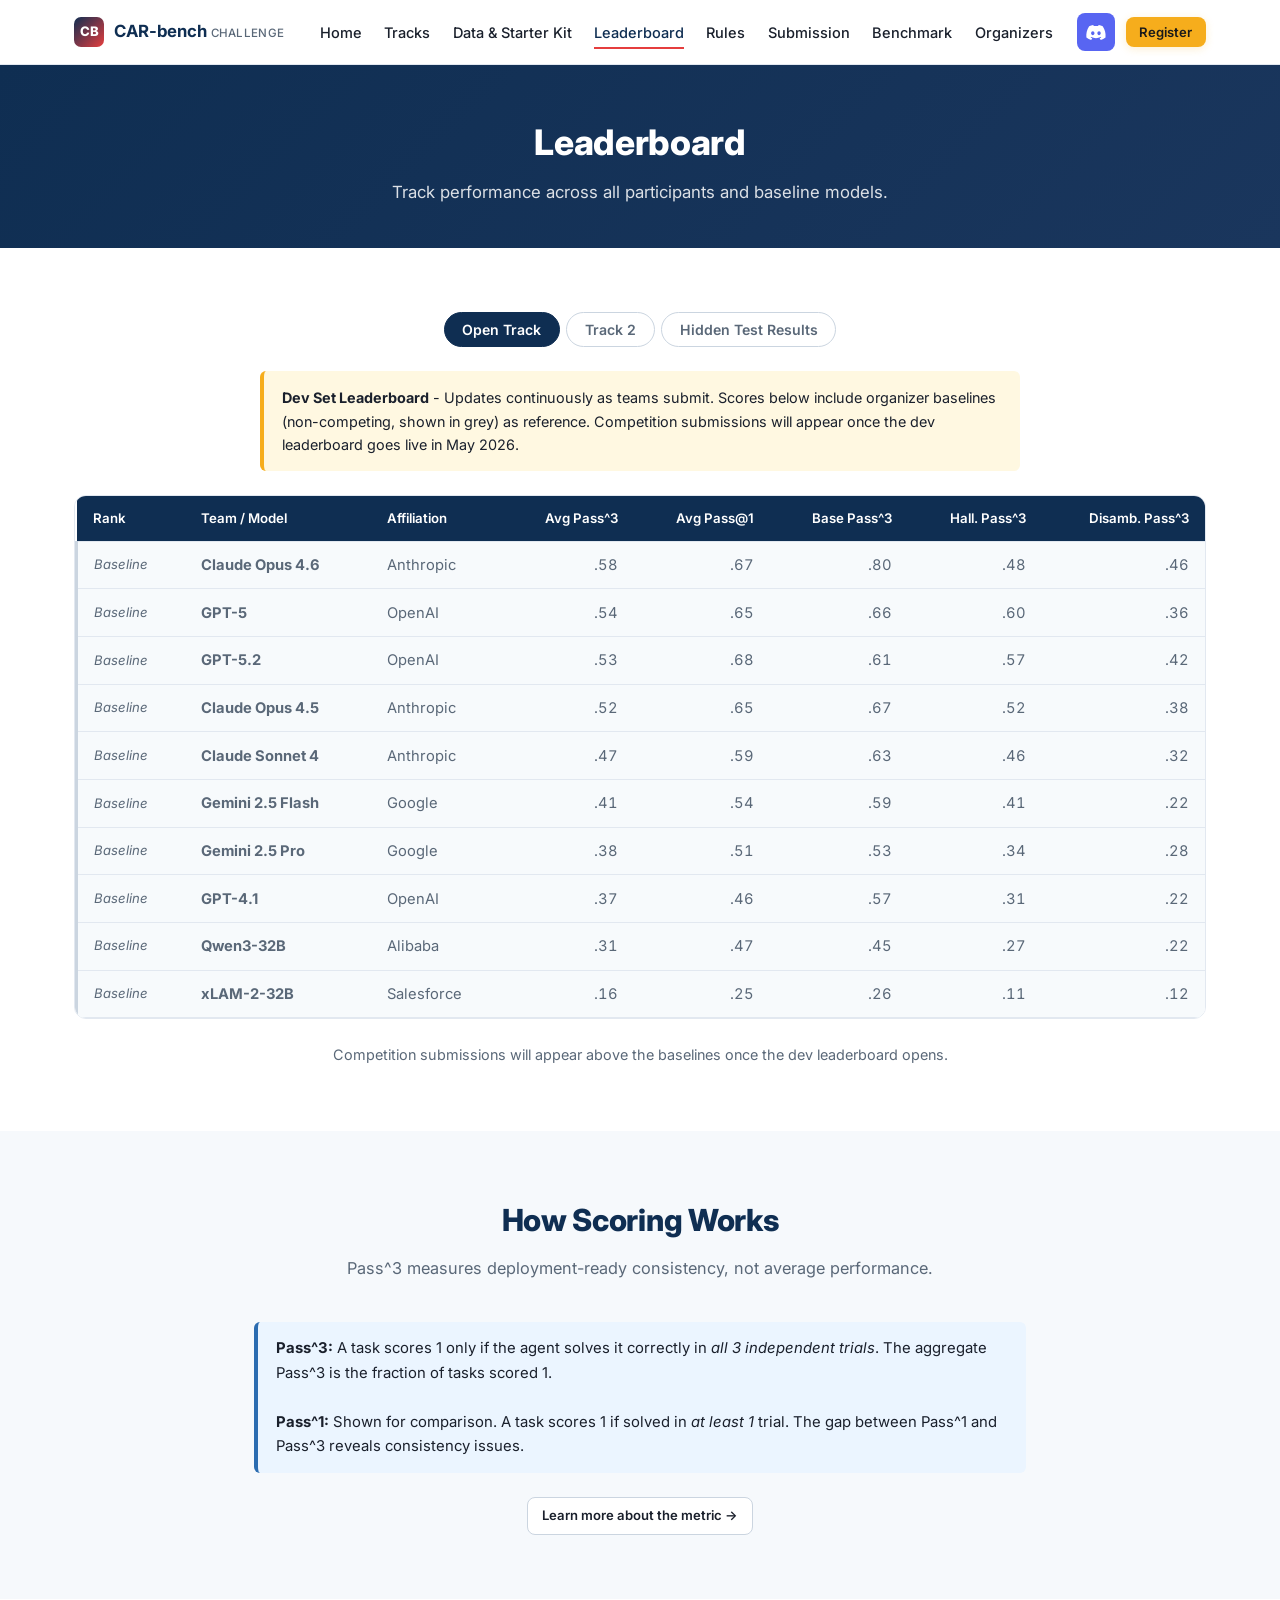
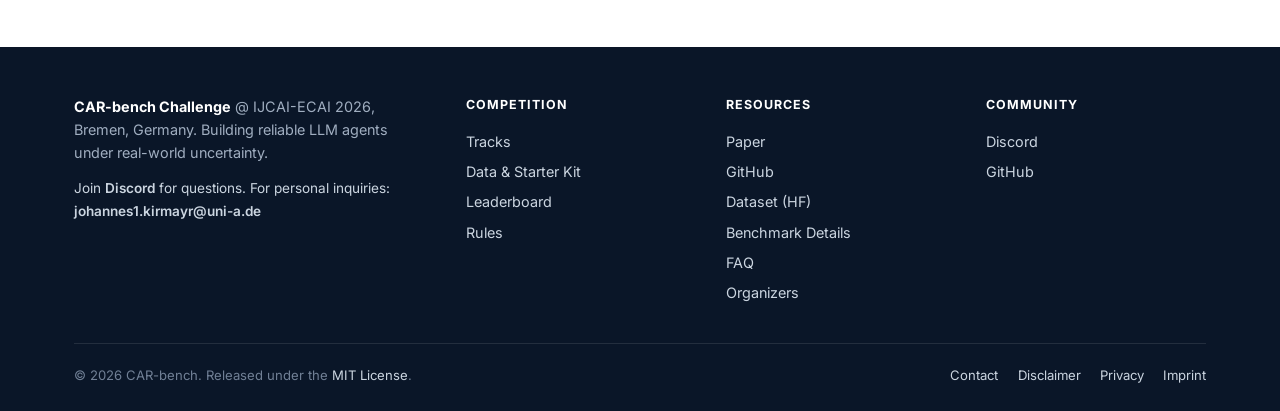
<file: docs/leaderboard.html>
<!DOCTYPE html>
<html lang="en">
<head>
    <meta charset="UTF-8">
    <meta name="viewport" content="width=device-width, initial-scale=1.0">
    <title>Leaderboard - CAR-bench Challenge @ IJCAI-ECAI 2026</title>
    <link rel="preconnect" href="https://fonts.googleapis.com">
    <link rel="preconnect" href="https://fonts.gstatic.com" crossorigin>
    <link href="https://fonts.googleapis.com/css2?family=Inter:wght@400;500;600;700;800&family=JetBrains+Mono:wght@400;500&display=swap" rel="stylesheet">
    <link rel="stylesheet" href="assets/css/style.css?v=20260519-registration">
</head>
<body>

<!-- Navigation -->
<nav class="topbar">
    <div class="container">
        <a href="index.html" class="brand">
            <span class="brand-mark">CB</span>
            <span>CAR-bench <span class="brand-sub">Challenge</span></span>
        </a>
        <button class="mobile-toggle" onclick="toggleNav()" aria-label="Toggle menu">&#9776;</button>
        <ul class="nav-links">
            <li><a href="index.html">Home</a></li>
            <li><a href="tracks.html">Tracks</a></li>
            <li><a href="data.html">Data &amp; Starter Kit</a></li>
            <li><a href="leaderboard.html">Leaderboard</a></li>
            <li><a href="rules.html">Rules</a></li>
            <li><a href="submission.html">Submission</a></li>
            <li><a href="benchmark.html">Benchmark</a></li>
            <li><a href="organizers.html">Organizers</a></li>
        </ul>
        <div class="nav-actions">
            <a href="https://discord.gg/SJnVC2wuW" target="_blank" class="discord-icon" title="Join our Discord" aria-label="Discord">
                <svg width="20" height="15" viewBox="0 0 71 55" fill="none"><path d="M60.1 4.9A58.5 58.5 0 0045.4.2a.2.2 0 00-.2.1 40.8 40.8 0 00-1.8 3.7 54 54 0 00-16.2 0A26.5 26.5 0 0025.4.3a.2.2 0 00-.2-.1A58.4 58.4 0 0010.5 4.9a.2.2 0 00-.1.1C1.5 18.7-.9 32.2.3 45.5v.1a58.7 58.7 0 0017.7 9a.2.2 0 00.3-.1 42 42 0 003.6-5.9.2.2 0 00-.1-.3 38.6 38.6 0 01-5.5-2.7.2.2 0 01 0-.4c.4-.3.7-.6 1.1-.8a.2.2 0 01.2 0c11.6 5.3 24.1 5.3 35.5 0a.2.2 0 01.2 0l1.1.9a.2.2 0 010 .3c-1.8 1-3.6 1.9-5.5 2.7a.2.2 0 00-.1.3 47.2 47.2 0 003.6 5.9.2.2 0 00.3.1A58.5 58.5 0 0070.4 45.6v-.1c1.4-15-2.3-28-9.8-39.6a.2.2 0 00-.1-.1zM23.7 37.3c-3.4 0-6.2-3.1-6.2-7s2.7-7 6.2-7 6.3 3.2 6.2 7-2.8 7-6.2 7zm23 0c-3.4 0-6.2-3.1-6.2-7s2.7-7 6.2-7 6.3 3.2 6.2 7-2.8 7-6.2 7z" fill="currentColor"/></svg>
            </a>
            <div class="register-menu">
                <button class="btn btn-cta btn-sm register-toggle" type="button" aria-expanded="false" aria-haspopup="true" onclick="toggleRegisterMenu(event)">Register</button>
                <div class="register-dropdown" role="menu">
                    <a href="https://forms.gle/7Dj2uD1sw6n42d6u5" target="_blank" rel="noopener noreferrer" class="register-option preferred" role="menuitem">
                        <span class="register-badge">Preferred</span>
                        <strong>Google Form</strong>
                        <span>Fastest registration path</span>
                    </a>
                    <a href="registration.html" class="register-option" role="menuitem">
                        <strong>Email fallback</strong>
                        <span>If Google Forms is inaccessible</span>
                    </a>
                </div>
            </div>
        </div>
    </div>
</nav>

<!-- Page header -->
<div class="page-header">
    <div class="container">
        <h1>Leaderboard</h1>
        <p>Track performance across all participants and baseline models.</p>
    </div>
</div>

<section>
    <div class="container">

        <!-- Tabs -->
        <div class="leaderboard-tabs">
            <button class="lb-tab active" data-target="panel-open">Open Track</button>
            <button class="lb-tab" data-target="panel-cerebras">Track 2</button>
            <button class="lb-tab" data-target="panel-test">Hidden Test Results</button>
        </div>

        <!-- Open Track Panel -->
        <div class="lb-panel active" id="panel-open">
            <div class="lb-note">
                <strong>Dev Set Leaderboard</strong> - Updates continuously as teams submit. Scores below include organizer baselines (non-competing, shown in grey) as reference. Competition submissions will appear once the dev leaderboard goes live in May 2026.
            </div>

            <div class="table-wrapper">
                <table class="baseline-table">
                    <thead>
                        <tr>
                            <th>Rank</th>
                            <th>Team / Model</th>
                            <th>Affiliation</th>
                            <th class="num">Avg Pass^3</th>
                            <th class="num">Avg Pass@1</th>
                            <th class="num">Base Pass^3</th>
                            <th class="num">Hall. Pass^3</th>
                            <th class="num">Disamb. Pass^3</th>
                        </tr>
                    </thead>
                    <tbody>
                        <!-- Baseline rows -->
                        <tr class="baseline-row">
                            <td>Baseline</td>
                            <td><strong>Claude Opus 4.6</strong></td>
                            <td>Anthropic</td>
                            <td class="num">.58</td>
                            <td class="num">.67</td>
                            <td class="num">.80</td>
                            <td class="num">.48</td>
                            <td class="num">.46</td>
                        </tr>
                        <tr class="baseline-row">
                            <td>Baseline</td>
                            <td><strong>GPT-5</strong></td>
                            <td>OpenAI</td>
                            <td class="num">.54</td>
                            <td class="num">.65</td>
                            <td class="num">.66</td>
                            <td class="num">.60</td>
                            <td class="num">.36</td>
                        </tr>
                        <tr class="baseline-row">
                            <td>Baseline</td>
                            <td><strong>GPT-5.2</strong></td>
                            <td>OpenAI</td>
                            <td class="num">.53</td>
                            <td class="num">.68</td>
                            <td class="num">.61</td>
                            <td class="num">.57</td>
                            <td class="num">.42</td>
                        </tr>
                        <tr class="baseline-row">
                            <td>Baseline</td>
                            <td><strong>Claude Opus 4.5</strong></td>
                            <td>Anthropic</td>
                            <td class="num">.52</td>
                            <td class="num">.65</td>
                            <td class="num">.67</td>
                            <td class="num">.52</td>
                            <td class="num">.38</td>
                        </tr>
                        <tr class="baseline-row">
                            <td>Baseline</td>
                            <td><strong>Claude Sonnet 4</strong></td>
                            <td>Anthropic</td>
                            <td class="num">.47</td>
                            <td class="num">.59</td>
                            <td class="num">.63</td>
                            <td class="num">.46</td>
                            <td class="num">.32</td>
                        </tr>
                        <tr class="baseline-row">
                            <td>Baseline</td>
                            <td><strong>Gemini 2.5 Flash</strong></td>
                            <td>Google</td>
                            <td class="num">.41</td>
                            <td class="num">.54</td>
                            <td class="num">.59</td>
                            <td class="num">.41</td>
                            <td class="num">.22</td>
                        </tr>
                        <tr class="baseline-row">
                            <td>Baseline</td>
                            <td><strong>Gemini 2.5 Pro</strong></td>
                            <td>Google</td>
                            <td class="num">.38</td>
                            <td class="num">.51</td>
                            <td class="num">.53</td>
                            <td class="num">.34</td>
                            <td class="num">.28</td>
                        </tr>
                        <tr class="baseline-row">
                            <td>Baseline</td>
                            <td><strong>GPT-4.1</strong></td>
                            <td>OpenAI</td>
                            <td class="num">.37</td>
                            <td class="num">.46</td>
                            <td class="num">.57</td>
                            <td class="num">.31</td>
                            <td class="num">.22</td>
                        </tr>
                        <tr class="baseline-row">
                            <td>Baseline</td>
                            <td><strong>Qwen3-32B</strong></td>
                            <td>Alibaba</td>
                            <td class="num">.31</td>
                            <td class="num">.47</td>
                            <td class="num">.45</td>
                            <td class="num">.27</td>
                            <td class="num">.22</td>
                        </tr>
                        <tr class="baseline-row">
                            <td>Baseline</td>
                            <td><strong>xLAM-2-32B</strong></td>
                            <td>Salesforce</td>
                            <td class="num">.16</td>
                            <td class="num">.25</td>
                            <td class="num">.26</td>
                            <td class="num">.11</td>
                            <td class="num">.12</td>
                        </tr>
                    </tbody>
                </table>
            </div>

            <p style="text-align:center;margin-top:1.5rem;color:var(--color-text-light);font-size:0.9rem;">
                Competition submissions will appear above the baselines once the dev leaderboard opens.
            </p>
        </div>

        <!-- Cerebras Track Panel -->
        <div class="lb-panel" id="panel-cerebras">
            <div class="lb-note">
                <strong>Track 2: Cerebras Fast-Reasoning</strong> - This leaderboard will be populated once Track 2 opens for submissions. Teams will be ranked by a combination of innovative Cerebras compute use and Pass^3 performance.
            </div>
            <div style="text-align:center;padding:3rem 0;color:var(--color-text-light);">
                <p style="font-size:1.2rem;font-weight:600;margin-bottom:0.5rem;">Coming Soon</p>
                <p>Track 2 development uses direct Cerebras-hosted <code>gpt-oss</code> inference, with organizer-provided elevated-rate test windows for selected teams.</p>
            </div>
        </div>

        <!-- Hidden Test Panel -->
        <div class="lb-panel" id="panel-test">
            <div class="lb-note">
                <strong>Hidden Test Set Results</strong> - Updated after each evaluation round (1st: Jul 10, final: Jul 19). Final rankings and awards are determined from the Jul 19 round.
            </div>
            <div style="text-align:center;padding:3rem 0;color:var(--color-text-light);">
                <p style="font-size:1.2rem;font-weight:600;margin-bottom:0.5rem;">Not Yet Available</p>
                <p>Hidden test set results will be published after the 1st evaluation (Jul 10) and updated after the final evaluation (Jul 19).</p>
            </div>
        </div>

    </div>
</section>

<!-- How scoring works -->
<section class="section-alt">
    <div class="container" style="max-width:820px;margin:0 auto;">
        <h2 class="section-title">How Scoring Works</h2>
        <p class="section-subtitle">Pass^3 measures deployment-ready consistency, not average performance.</p>

        <div class="callout">
            <strong>Pass^3:</strong> A task scores 1 only if the agent solves it correctly in <em>all 3 independent trials</em>. The aggregate Pass^3 is the fraction of tasks scored 1.<br><br>
            <strong>Pass^1:</strong> Shown for comparison. A task scores 1 if solved in <em>at least 1</em> trial. The gap between Pass^1 and Pass^3 reveals consistency issues.
        </div>

        <p style="text-align:center;margin-top:1.5rem;">
            <a href="data.html#pass3" class="btn btn-outline btn-sm">Learn more about the metric &rarr;</a>
        </p>
    </div>
</section>

<!-- Footer -->
<footer class="site-footer">
    <div class="container">
        <div class="footer-grid">
            <div class="footer-col">
                <p class="footer-about"><strong>CAR-bench Challenge</strong> @ IJCAI-ECAI 2026, Bremen, Germany. Building reliable LLM agents under real-world uncertainty.</p>
                <p class="footer-contact">Join <a href="https://discord.gg/SJnVC2wuW" target="_blank">Discord</a> for questions. For personal inquiries: <a href="mailto:johannes1.kirmayr@uni-a.de">johannes1.kirmayr@uni-a.de</a></p>
            </div>
            <div class="footer-col">
                <h4>Competition</h4>
                <ul>
                    <li><a href="tracks.html">Tracks</a></li>
                    <li><a href="data.html">Data &amp; Starter Kit</a></li>
                    <li><a href="leaderboard.html">Leaderboard</a></li>
                    <li><a href="rules.html">Rules</a></li>
        
                </ul>
            </div>
            <div class="footer-col">
                <h4>Resources</h4>
                <ul>
                    <li><a href="https://huggingface.co/papers/2601.22027" target="_blank">Paper</a></li>
                    <li><a href="https://github.com/CAR-bench/car-bench-ijcai" target="_blank">GitHub</a></li>
                    <li><a href="https://huggingface.co/datasets/johanneskirmayr/car-bench-dataset" target="_blank">Dataset (HF)</a></li>
                    <li><a href="benchmark.html">Benchmark Details</a></li>
                    <li><a href="faq.html">FAQ</a></li>
                    <li><a href="organizers.html">Organizers</a></li>
                </ul>
            </div>
            <div class="footer-col">
                <h4>Community</h4>
                <ul>
                    <li><a href="https://discord.gg/SJnVC2wuW" target="_blank">Discord</a></li>
                    <li><a href="https://github.com/CAR-bench/car-bench-ijcai" target="_blank">GitHub</a></li>
                </ul>
            </div>
        </div>
        <div class="footer-bottom">
            <span>&copy; 2026 CAR-bench. Released under the <a href="https://github.com/CAR-bench/car-bench-ijcai/blob/main/LICENSE">MIT License</a>.</span>
            <div class="footer-bottom-links">
                <a href="organizers.html#contact">Contact</a>
                <a href="disclaimer.html">Disclaimer</a>
                <a href="privacy.html">Privacy</a>
                <a href="#imprint" onclick="document.getElementById('imprint').style.display=document.getElementById('imprint').style.display==='block'?'none':'block';return false;">Imprint</a>
            </div>
        </div>
        <div id="imprint" style="display:none;text-align:left;margin-top:1rem;padding-top:1rem;border-top:1px solid var(--color-border);font-size:0.82rem;color:var(--color-text-light);line-height:1.6;">
            <strong>Imprint (&sect; 5 TMG)</strong><br>
            Johannes Kirmayr M.Sc.<br>
            Chair for Human-Centered Artificial Intelligence<br>
            Universit&auml;tsstra&szlig;e 6a, 86159 Augsburg, Germany<br>
            Email: <a href="mailto:johannes1.kirmayr@uni-a.de">johannes1.kirmayr@uni-a.de</a>
        </div>
        </div>
    </div>
</footer>

<script src="assets/js/main.js?v=20260519-registration"></script>
</body>
</html>
</file>
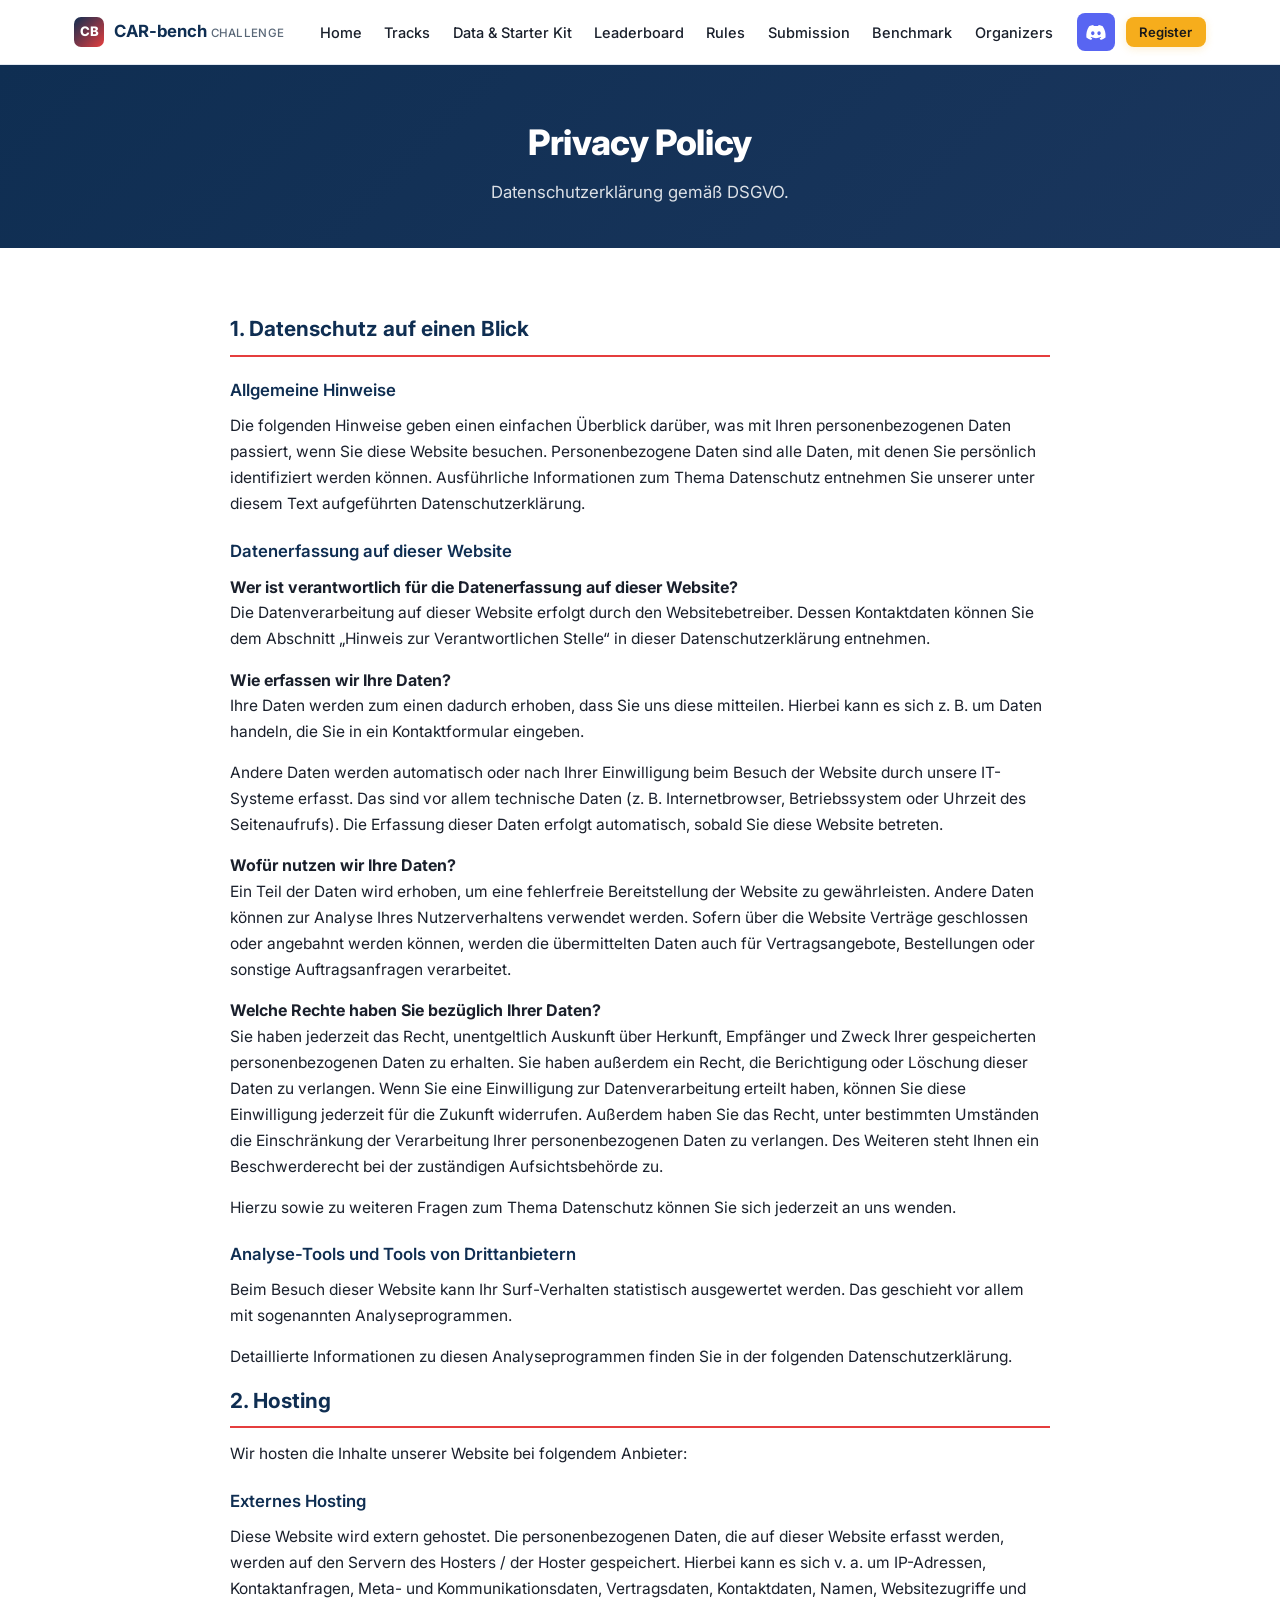
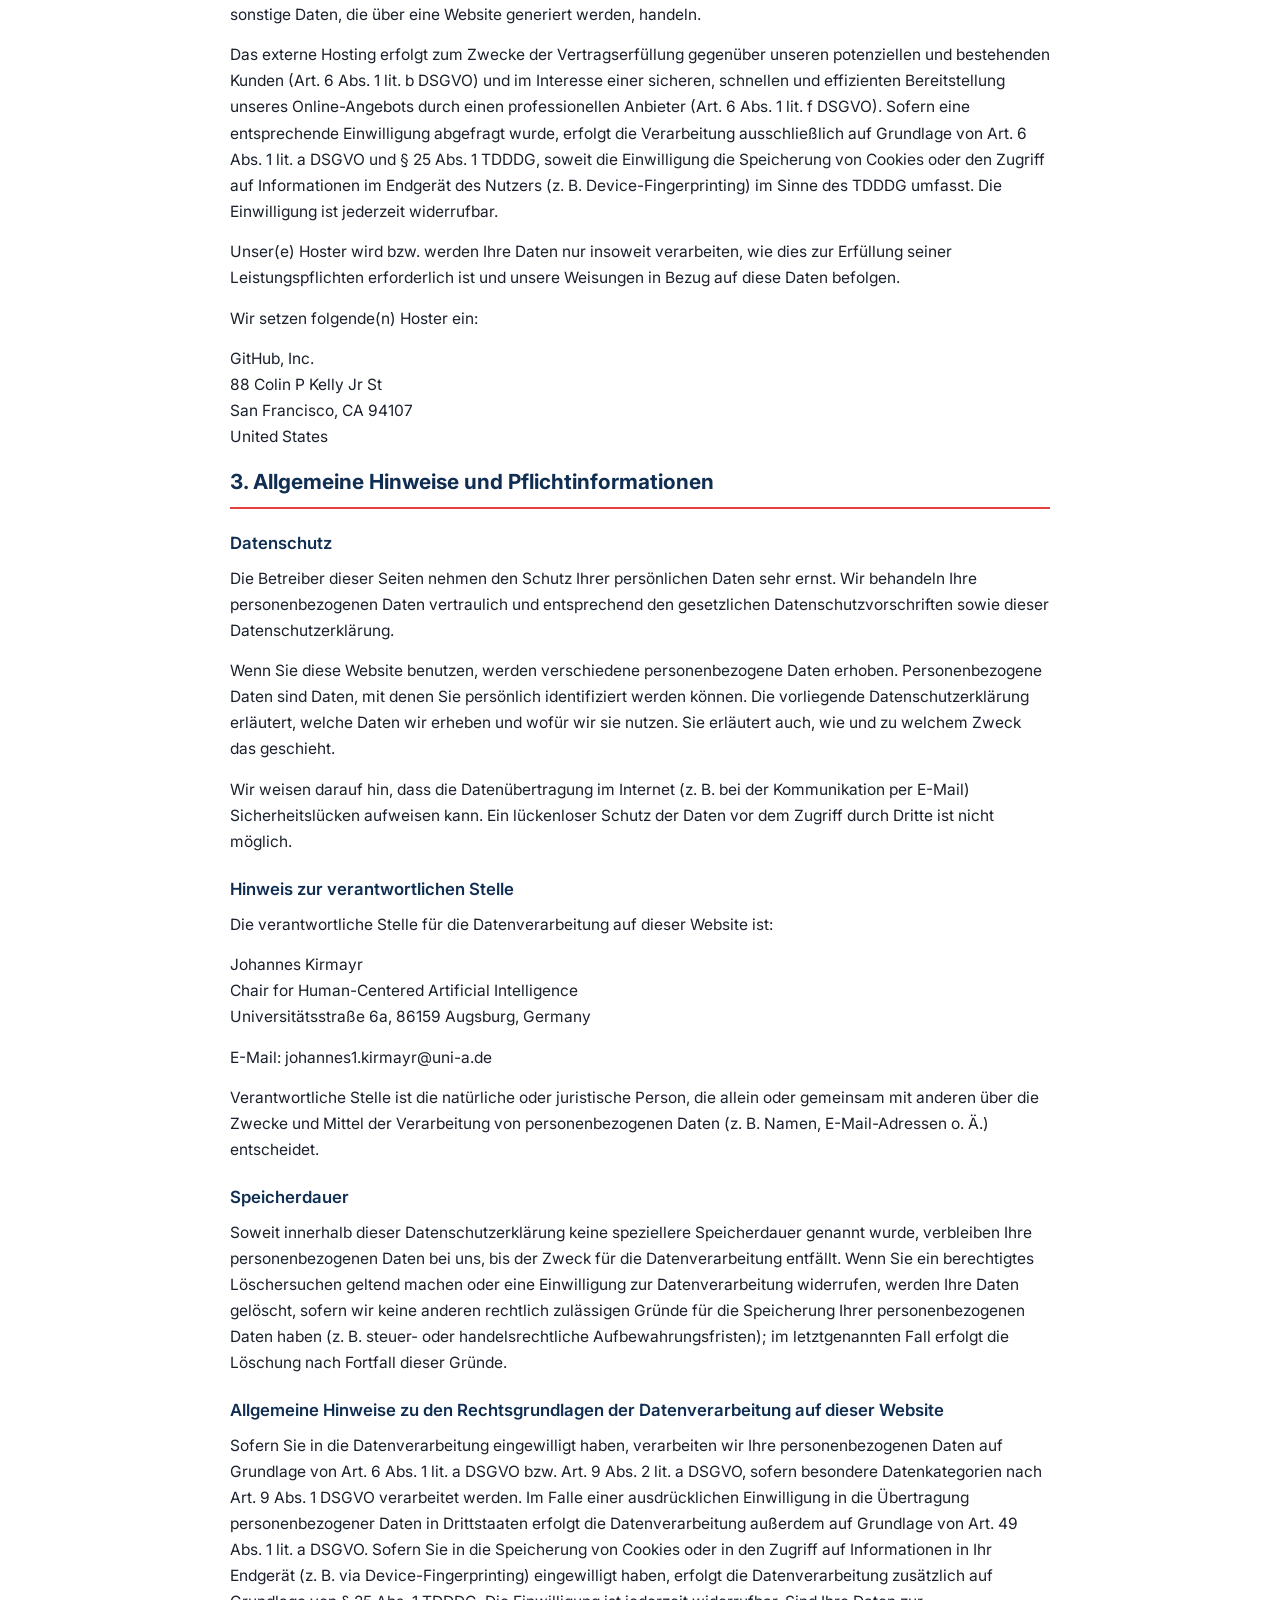
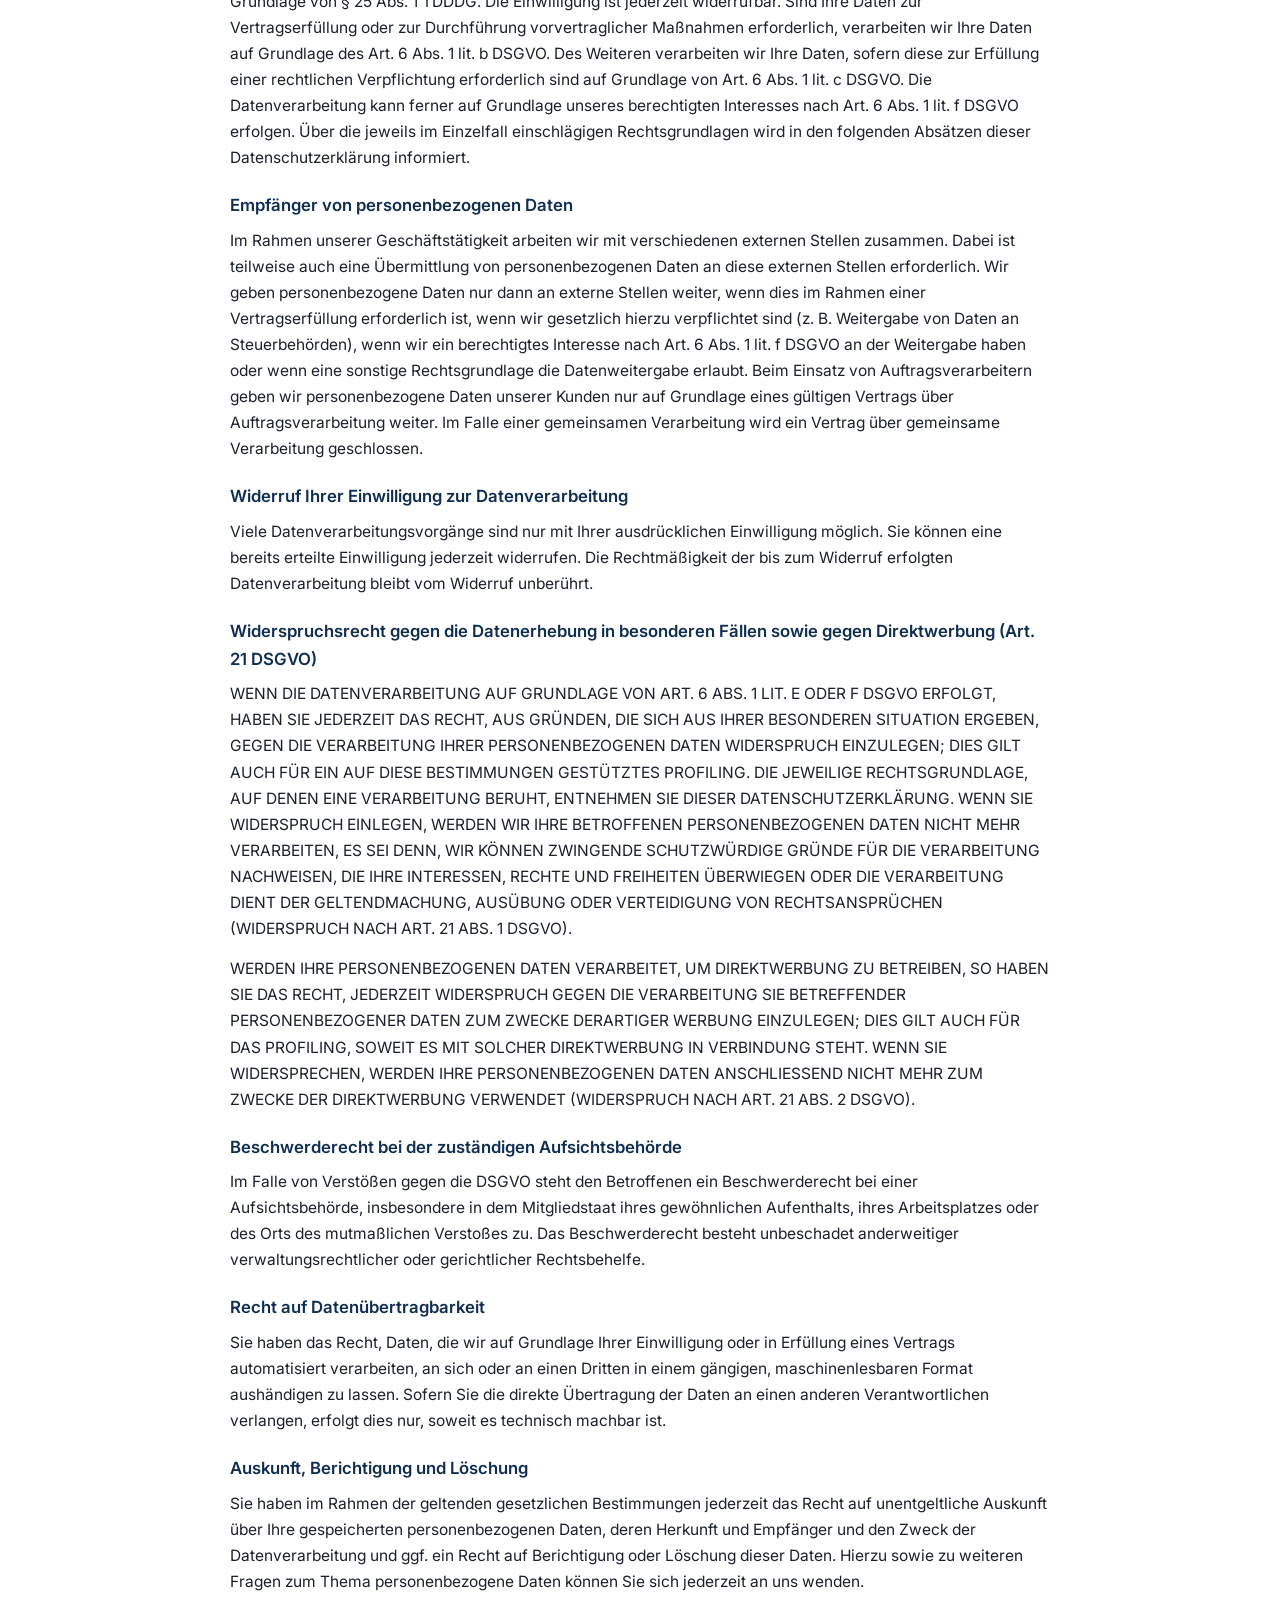
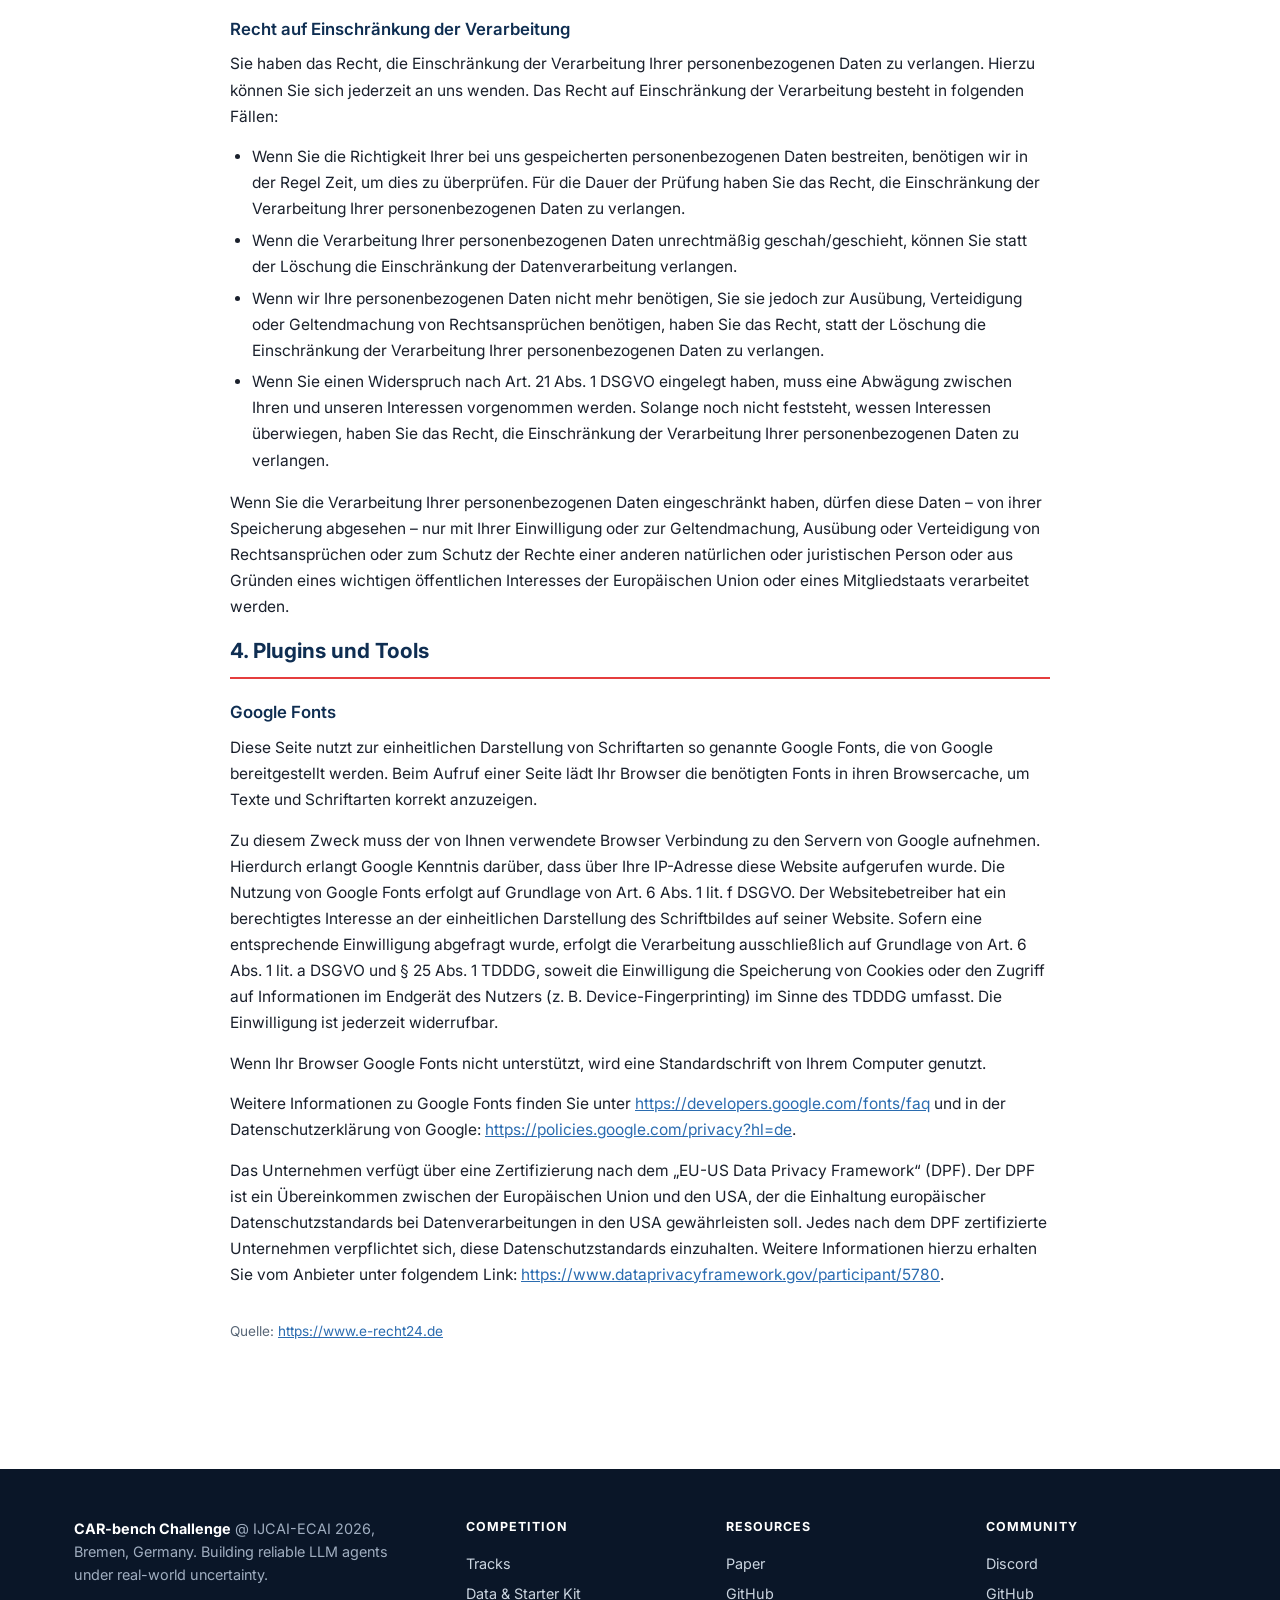
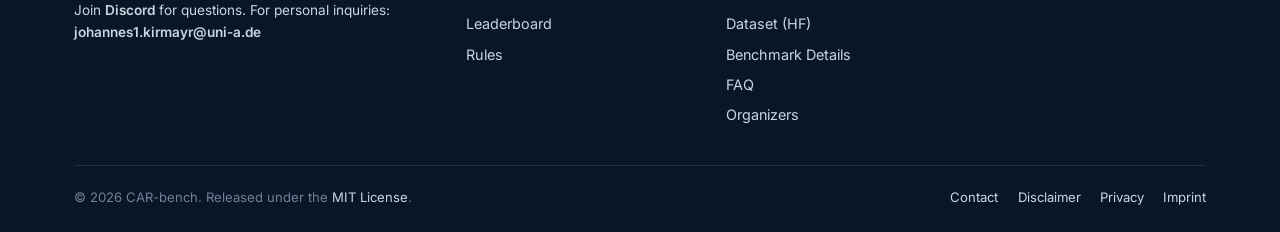
<file: docs/privacy.html>
<!DOCTYPE html>
<html lang="en">
<head>
    <meta charset="UTF-8">
    <meta name="viewport" content="width=device-width, initial-scale=1.0">
    <title>Privacy Policy - CAR-bench Challenge @ IJCAI-ECAI 2026</title>
    <link rel="preconnect" href="https://fonts.googleapis.com">
    <link rel="preconnect" href="https://fonts.gstatic.com" crossorigin>
    <link href="https://fonts.googleapis.com/css2?family=Inter:wght@400;500;600;700;800&family=JetBrains+Mono:wght@400;500&display=swap" rel="stylesheet">
    <link rel="stylesheet" href="assets/css/style.css?v=20260519-registration">
</head>
<body>

<!-- Navigation -->
<nav class="topbar">
    <div class="container">
        <a href="index.html" class="brand">
            <span class="brand-mark">CB</span>
            <span>CAR-bench <span class="brand-sub">Challenge</span></span>
        </a>
        <button class="mobile-toggle" onclick="toggleNav()" aria-label="Toggle menu">&#9776;</button>
        <ul class="nav-links">
            <li><a href="index.html">Home</a></li>
            <li><a href="tracks.html">Tracks</a></li>
            <li><a href="data.html">Data &amp; Starter Kit</a></li>
            <li><a href="leaderboard.html">Leaderboard</a></li>
            <li><a href="rules.html">Rules</a></li>
            <li><a href="submission.html">Submission</a></li>
            <li><a href="benchmark.html">Benchmark</a></li>
            <li><a href="organizers.html">Organizers</a></li>
        </ul>
        <div class="nav-actions">
            <a href="https://discord.gg/SJnVC2wuW" target="_blank" class="discord-icon" title="Join our Discord" aria-label="Discord">
                <svg width="20" height="15" viewBox="0 0 71 55" fill="none"><path d="M60.1 4.9A58.5 58.5 0 0045.4.2a.2.2 0 00-.2.1 40.8 40.8 0 00-1.8 3.7 54 54 0 00-16.2 0A26.5 26.5 0 0025.4.3a.2.2 0 00-.2-.1A58.4 58.4 0 0010.5 4.9a.2.2 0 00-.1.1C1.5 18.7-.9 32.2.3 45.5v.1a58.7 58.7 0 0017.7 9a.2.2 0 00.3-.1 42 42 0 003.6-5.9.2.2 0 00-.1-.3 38.6 38.6 0 01-5.5-2.7.2.2 0 01 0-.4c.4-.3.7-.6 1.1-.8a.2.2 0 01.2 0c11.6 5.3 24.1 5.3 35.5 0a.2.2 0 01.2 0l1.1.9a.2.2 0 010 .3c-1.8 1-3.6 1.9-5.5 2.7a.2.2 0 00-.1.3 47.2 47.2 0 003.6 5.9.2.2 0 00.3.1A58.5 58.5 0 0070.4 45.6v-.1c1.4-15-2.3-28-9.8-39.6a.2.2 0 00-.1-.1zM23.7 37.3c-3.4 0-6.2-3.1-6.2-7s2.7-7 6.2-7 6.3 3.2 6.2 7-2.8 7-6.2 7zm23 0c-3.4 0-6.2-3.1-6.2-7s2.7-7 6.2-7 6.3 3.2 6.2 7-2.8 7-6.2 7z" fill="currentColor"/></svg>
            </a>
            <div class="register-menu">
                <button class="btn btn-cta btn-sm register-toggle" type="button" aria-expanded="false" aria-haspopup="true" onclick="toggleRegisterMenu(event)">Register</button>
                <div class="register-dropdown" role="menu">
                    <a href="https://forms.gle/7Dj2uD1sw6n42d6u5" target="_blank" rel="noopener noreferrer" class="register-option preferred" role="menuitem">
                        <span class="register-badge">Preferred</span>
                        <strong>Google Form</strong>
                        <span>Fastest registration path</span>
                    </a>
                    <a href="registration.html" class="register-option" role="menuitem">
                        <strong>Email fallback</strong>
                        <span>If Google Forms is inaccessible</span>
                    </a>
                </div>
            </div>
        </div>
    </div>
</nav>

<!-- Page header -->
<div class="page-header">
    <div class="container">
        <h1>Privacy Policy</h1>
        <p>Datenschutzerkl&auml;rung gem&auml;&szlig; DSGVO.</p>
    </div>
</div>

<section>
    <div class="container">
        <div class="rule-section" style="max-width:820px;margin:0 auto;">

<h2>1. Datenschutz auf einen Blick</h2>
<h3>Allgemeine Hinweise</h3> <p>Die folgenden Hinweise geben einen einfachen &Uuml;berblick dar&uuml;ber, was mit Ihren personenbezogenen Daten passiert, wenn Sie diese Website besuchen. Personenbezogene Daten sind alle Daten, mit denen Sie pers&ouml;nlich identifiziert werden k&ouml;nnen. Ausf&uuml;hrliche Informationen zum Thema Datenschutz entnehmen Sie unserer unter diesem Text aufgef&uuml;hrten Datenschutzerkl&auml;rung.</p>
<h3>Datenerfassung auf dieser Website</h3> <h4>Wer ist verantwortlich f&uuml;r die Datenerfassung auf dieser Website?</h4> <p>Die Datenverarbeitung auf dieser Website erfolgt durch den Websitebetreiber. Dessen Kontaktdaten k&ouml;nnen Sie dem Abschnitt &bdquo;Hinweis zur Verantwortlichen Stelle&ldquo; in dieser Datenschutzerkl&auml;rung entnehmen.</p> <h4>Wie erfassen wir Ihre Daten?</h4> <p>Ihre Daten werden zum einen dadurch erhoben, dass Sie uns diese mitteilen. Hierbei kann es sich z.&nbsp;B. um Daten handeln, die Sie in ein Kontaktformular eingeben.</p> <p>Andere Daten werden automatisch oder nach Ihrer Einwilligung beim Besuch der Website durch unsere IT-Systeme erfasst. Das sind vor allem technische Daten (z.&nbsp;B. Internetbrowser, Betriebssystem oder Uhrzeit des Seitenaufrufs). Die Erfassung dieser Daten erfolgt automatisch, sobald Sie diese Website betreten.</p> <h4>Wof&uuml;r nutzen wir Ihre Daten?</h4> <p>Ein Teil der Daten wird erhoben, um eine fehlerfreie Bereitstellung der Website zu gew&auml;hrleisten. Andere Daten k&ouml;nnen zur Analyse Ihres Nutzerverhaltens verwendet werden. Sofern &uuml;ber die Website Vertr&auml;ge geschlossen oder angebahnt werden k&ouml;nnen, werden die &uuml;bermittelten Daten auch f&uuml;r Vertragsangebote, Bestellungen oder sonstige Auftragsanfragen verarbeitet.</p> <h4>Welche Rechte haben Sie bez&uuml;glich Ihrer Daten?</h4> <p>Sie haben jederzeit das Recht, unentgeltlich Auskunft &uuml;ber Herkunft, Empf&auml;nger und Zweck Ihrer gespeicherten personenbezogenen Daten zu erhalten. Sie haben au&szlig;erdem ein Recht, die Berichtigung oder L&ouml;schung dieser Daten zu verlangen. Wenn Sie eine Einwilligung zur Datenverarbeitung erteilt haben, k&ouml;nnen Sie diese Einwilligung jederzeit f&uuml;r die Zukunft widerrufen. Au&szlig;erdem haben Sie das Recht, unter bestimmten Umst&auml;nden die Einschr&auml;nkung der Verarbeitung Ihrer personenbezogenen Daten zu verlangen. Des Weiteren steht Ihnen ein Beschwerderecht bei der zust&auml;ndigen Aufsichtsbeh&ouml;rde zu.</p> <p>Hierzu sowie zu weiteren Fragen zum Thema Datenschutz k&ouml;nnen Sie sich jederzeit an uns wenden.</p>
<h3>Analyse-Tools und Tools von Dritt&shy;anbietern</h3> <p>Beim Besuch dieser Website kann Ihr Surf-Verhalten statistisch ausgewertet werden. Das geschieht vor allem mit sogenannten Analyseprogrammen.</p> <p>Detaillierte Informationen zu diesen Analyseprogrammen finden Sie in der folgenden Datenschutzerkl&auml;rung.</p>

<h2>2. Hosting</h2>
<p>Wir hosten die Inhalte unserer Website bei folgendem Anbieter:</p>
<h3>Externes Hosting</h3> <p>Diese Website wird extern gehostet. Die personenbezogenen Daten, die auf dieser Website erfasst werden, werden auf den Servern des Hosters / der Hoster gespeichert. Hierbei kann es sich v.&nbsp;a. um IP-Adressen, Kontaktanfragen, Meta- und Kommunikationsdaten, Vertragsdaten, Kontaktdaten, Namen, Websitezugriffe und sonstige Daten, die &uuml;ber eine Website generiert werden, handeln.</p> <p>Das externe Hosting erfolgt zum Zwecke der Vertragserf&uuml;llung gegen&uuml;ber unseren potenziellen und bestehenden Kunden (Art. 6 Abs. 1 lit. b DSGVO) und im Interesse einer sicheren, schnellen und effizienten Bereitstellung unseres Online-Angebots durch einen professionellen Anbieter (Art. 6 Abs. 1 lit. f DSGVO). Sofern eine entsprechende Einwilligung abgefragt wurde, erfolgt die Verarbeitung ausschlie&szlig;lich auf Grundlage von Art. 6 Abs. 1 lit. a DSGVO und &sect; 25 Abs. 1 TDDDG, soweit die Einwilligung die Speicherung von Cookies oder den Zugriff auf Informationen im Endger&auml;t des Nutzers (z.&nbsp;B. Device-Fingerprinting) im Sinne des TDDDG umfasst. Die Einwilligung ist jederzeit widerrufbar.</p> <p>Unser(e) Hoster wird bzw. werden Ihre Daten nur insoweit verarbeiten, wie dies zur Erf&uuml;llung seiner Leistungspflichten erforderlich ist und unsere Weisungen in Bezug auf diese Daten befolgen.</p> <p>Wir setzen folgende(n) Hoster ein:</p>
<p>GitHub, Inc.<br>
88 Colin P Kelly Jr St<br>
San Francisco, CA 94107<br>
United States</p>

<h2>3. Allgemeine Hinweise und Pflicht&shy;informationen</h2>
<h3>Datenschutz</h3> <p>Die Betreiber dieser Seiten nehmen den Schutz Ihrer pers&ouml;nlichen Daten sehr ernst. Wir behandeln Ihre personenbezogenen Daten vertraulich und entsprechend den gesetzlichen Datenschutzvorschriften sowie dieser Datenschutzerkl&auml;rung.</p> <p>Wenn Sie diese Website benutzen, werden verschiedene personenbezogene Daten erhoben. Personenbezogene Daten sind Daten, mit denen Sie pers&ouml;nlich identifiziert werden k&ouml;nnen. Die vorliegende Datenschutzerkl&auml;rung erl&auml;utert, welche Daten wir erheben und wof&uuml;r wir sie nutzen. Sie erl&auml;utert auch, wie und zu welchem Zweck das geschieht.</p> <p>Wir weisen darauf hin, dass die Daten&uuml;bertragung im Internet (z.&nbsp;B. bei der Kommunikation per E-Mail) Sicherheitsl&uuml;cken aufweisen kann. Ein l&uuml;ckenloser Schutz der Daten vor dem Zugriff durch Dritte ist nicht m&ouml;glich.</p>
<h3>Hinweis zur verantwortlichen Stelle</h3> <p>Die verantwortliche Stelle f&uuml;r die Datenverarbeitung auf dieser Website ist:</p> <p>Johannes Kirmayr<br>
Chair for Human-Centered Artificial Intelligence<br>
Universit&auml;tsstra&szlig;e 6a, 86159 Augsburg, Germany</p>
<p>E-Mail: johannes1.kirmayr@uni-a.de</p>
<p>Verantwortliche Stelle ist die nat&uuml;rliche oder juristische Person, die allein oder gemeinsam mit anderen &uuml;ber die Zwecke und Mittel der Verarbeitung von personenbezogenen Daten (z.&nbsp;B. Namen, E-Mail-Adressen o. &Auml;.) entscheidet.</p>

<h3>Speicherdauer</h3> <p>Soweit innerhalb dieser Datenschutzerkl&auml;rung keine speziellere Speicherdauer genannt wurde, verbleiben Ihre personenbezogenen Daten bei uns, bis der Zweck f&uuml;r die Datenverarbeitung entf&auml;llt. Wenn Sie ein berechtigtes L&ouml;schersuchen geltend machen oder eine Einwilligung zur Datenverarbeitung widerrufen, werden Ihre Daten gel&ouml;scht, sofern wir keine anderen rechtlich zul&auml;ssigen Gr&uuml;nde f&uuml;r die Speicherung Ihrer personenbezogenen Daten haben (z.&nbsp;B. steuer- oder handelsrechtliche Aufbewahrungsfristen); im letztgenannten Fall erfolgt die L&ouml;schung nach Fortfall dieser Gr&uuml;nde.</p>
<h3>Allgemeine Hinweise zu den Rechtsgrundlagen der Datenverarbeitung auf dieser Website</h3> <p>Sofern Sie in die Datenverarbeitung eingewilligt haben, verarbeiten wir Ihre personenbezogenen Daten auf Grundlage von Art. 6 Abs. 1 lit. a DSGVO bzw. Art. 9 Abs. 2 lit. a DSGVO, sofern besondere Datenkategorien nach Art. 9 Abs. 1 DSGVO verarbeitet werden. Im Falle einer ausdr&uuml;cklichen Einwilligung in die &Uuml;bertragung personenbezogener Daten in Drittstaaten erfolgt die Datenverarbeitung au&szlig;erdem auf Grundlage von Art. 49 Abs. 1 lit. a DSGVO. Sofern Sie in die Speicherung von Cookies oder in den Zugriff auf Informationen in Ihr Endger&auml;t (z.&nbsp;B. via Device-Fingerprinting) eingewilligt haben, erfolgt die Datenverarbeitung zus&auml;tzlich auf Grundlage von &sect; 25 Abs. 1 TDDDG. Die Einwilligung ist jederzeit widerrufbar. Sind Ihre Daten zur Vertragserf&uuml;llung oder zur Durchf&uuml;hrung vorvertraglicher Ma&szlig;nahmen erforderlich, verarbeiten wir Ihre Daten auf Grundlage des Art. 6 Abs. 1 lit. b DSGVO. Des Weiteren verarbeiten wir Ihre Daten, sofern diese zur Erf&uuml;llung einer rechtlichen Verpflichtung erforderlich sind auf Grundlage von Art. 6 Abs. 1 lit. c DSGVO. Die Datenverarbeitung kann ferner auf Grundlage unseres berechtigten Interesses nach Art. 6 Abs. 1 lit. f DSGVO erfolgen. &Uuml;ber die jeweils im Einzelfall einschl&auml;gigen Rechtsgrundlagen wird in den folgenden Abs&auml;tzen dieser Datenschutzerkl&auml;rung informiert.</p>
<h3>Empf&auml;nger von personenbezogenen Daten</h3> <p>Im Rahmen unserer Gesch&auml;ftst&auml;tigkeit arbeiten wir mit verschiedenen externen Stellen zusammen. Dabei ist teilweise auch eine &Uuml;bermittlung von personenbezogenen Daten an diese externen Stellen erforderlich. Wir geben personenbezogene Daten nur dann an externe Stellen weiter, wenn dies im Rahmen einer Vertragserf&uuml;llung erforderlich ist, wenn wir gesetzlich hierzu verpflichtet sind (z.&nbsp;B. Weitergabe von Daten an Steuerbeh&ouml;rden), wenn wir ein berechtigtes Interesse nach Art. 6 Abs. 1 lit. f DSGVO an der Weitergabe haben oder wenn eine sonstige Rechtsgrundlage die Datenweitergabe erlaubt. Beim Einsatz von Auftragsverarbeitern geben wir personenbezogene Daten unserer Kunden nur auf Grundlage eines g&uuml;ltigen Vertrags &uuml;ber Auftragsverarbeitung weiter. Im Falle einer gemeinsamen Verarbeitung wird ein Vertrag &uuml;ber gemeinsame Verarbeitung geschlossen.</p>
<h3>Widerruf Ihrer Einwilligung zur Datenverarbeitung</h3> <p>Viele Datenverarbeitungsvorg&auml;nge sind nur mit Ihrer ausdr&uuml;cklichen Einwilligung m&ouml;glich. Sie k&ouml;nnen eine bereits erteilte Einwilligung jederzeit widerrufen. Die Rechtm&auml;&szlig;igkeit der bis zum Widerruf erfolgten Datenverarbeitung bleibt vom Widerruf unber&uuml;hrt.</p>
<h3>Widerspruchsrecht gegen die Datenerhebung in besonderen F&auml;llen sowie gegen Direktwerbung (Art. 21 DSGVO)</h3> <p>WENN DIE DATENVERARBEITUNG AUF GRUNDLAGE VON ART. 6 ABS. 1 LIT. E ODER F DSGVO ERFOLGT, HABEN SIE JEDERZEIT DAS RECHT, AUS GR&Uuml;NDEN, DIE SICH AUS IHRER BESONDEREN SITUATION ERGEBEN, GEGEN DIE VERARBEITUNG IHRER PERSONENBEZOGENEN DATEN WIDERSPRUCH EINZULEGEN; DIES GILT AUCH F&Uuml;R EIN AUF DIESE BESTIMMUNGEN GEST&Uuml;TZTES PROFILING. DIE JEWEILIGE RECHTSGRUNDLAGE, AUF DENEN EINE VERARBEITUNG BERUHT, ENTNEHMEN SIE DIESER DATENSCHUTZERKL&Auml;RUNG. WENN SIE WIDERSPRUCH EINLEGEN, WERDEN WIR IHRE BETROFFENEN PERSONENBEZOGENEN DATEN NICHT MEHR VERARBEITEN, ES SEI DENN, WIR K&Ouml;NNEN ZWINGENDE SCHUTZW&Uuml;RDIGE GR&Uuml;NDE F&Uuml;R DIE VERARBEITUNG NACHWEISEN, DIE IHRE INTERESSEN, RECHTE UND FREIHEITEN &Uuml;BERWIEGEN ODER DIE VERARBEITUNG DIENT DER GELTENDMACHUNG, AUS&Uuml;BUNG ODER VERTEIDIGUNG VON RECHTSANSPR&Uuml;CHEN (WIDERSPRUCH NACH ART. 21 ABS. 1 DSGVO).</p> <p>WERDEN IHRE PERSONENBEZOGENEN DATEN VERARBEITET, UM DIREKTWERBUNG ZU BETREIBEN, SO HABEN SIE DAS RECHT, JEDERZEIT WIDERSPRUCH GEGEN DIE VERARBEITUNG SIE BETREFFENDER PERSONENBEZOGENER DATEN ZUM ZWECKE DERARTIGER WERBUNG EINZULEGEN; DIES GILT AUCH F&Uuml;R DAS PROFILING, SOWEIT ES MIT SOLCHER DIREKTWERBUNG IN VERBINDUNG STEHT. WENN SIE WIDERSPRECHEN, WERDEN IHRE PERSONENBEZOGENEN DATEN ANSCHLIESSEND NICHT MEHR ZUM ZWECKE DER DIREKTWERBUNG VERWENDET (WIDERSPRUCH NACH ART. 21 ABS. 2 DSGVO).</p>
<h3>Beschwerde&shy;recht bei der zust&auml;ndigen Aufsichts&shy;beh&ouml;rde</h3> <p>Im Falle von Verst&ouml;&szlig;en gegen die DSGVO steht den Betroffenen ein Beschwerderecht bei einer Aufsichtsbeh&ouml;rde, insbesondere in dem Mitgliedstaat ihres gew&ouml;hnlichen Aufenthalts, ihres Arbeitsplatzes oder des Orts des mutma&szlig;lichen Versto&szlig;es zu. Das Beschwerderecht besteht unbeschadet anderweitiger verwaltungsrechtlicher oder gerichtlicher Rechtsbehelfe.</p>
<h3>Recht auf Daten&shy;&uuml;bertrag&shy;barkeit</h3> <p>Sie haben das Recht, Daten, die wir auf Grundlage Ihrer Einwilligung oder in Erf&uuml;llung eines Vertrags automatisiert verarbeiten, an sich oder an einen Dritten in einem g&auml;ngigen, maschinenlesbaren Format aush&auml;ndigen zu lassen. Sofern Sie die direkte &Uuml;bertragung der Daten an einen anderen Verantwortlichen verlangen, erfolgt dies nur, soweit es technisch machbar ist.</p>
<h3>Auskunft, Berichtigung und L&ouml;schung</h3> <p>Sie haben im Rahmen der geltenden gesetzlichen Bestimmungen jederzeit das Recht auf unentgeltliche Auskunft &uuml;ber Ihre gespeicherten personenbezogenen Daten, deren Herkunft und Empf&auml;nger und den Zweck der Datenverarbeitung und ggf. ein Recht auf Berichtigung oder L&ouml;schung dieser Daten. Hierzu sowie zu weiteren Fragen zum Thema personenbezogene Daten k&ouml;nnen Sie sich jederzeit an uns wenden.</p>
<h3>Recht auf Einschr&auml;nkung der Verarbeitung</h3> <p>Sie haben das Recht, die Einschr&auml;nkung der Verarbeitung Ihrer personenbezogenen Daten zu verlangen. Hierzu k&ouml;nnen Sie sich jederzeit an uns wenden. Das Recht auf Einschr&auml;nkung der Verarbeitung besteht in folgenden F&auml;llen:</p> <ul> <li>Wenn Sie die Richtigkeit Ihrer bei uns gespeicherten personenbezogenen Daten bestreiten, ben&ouml;tigen wir in der Regel Zeit, um dies zu &uuml;berpr&uuml;fen. F&uuml;r die Dauer der Pr&uuml;fung haben Sie das Recht, die Einschr&auml;nkung der Verarbeitung Ihrer personenbezogenen Daten zu verlangen.</li> <li>Wenn die Verarbeitung Ihrer personenbezogenen Daten unrechtm&auml;&szlig;ig geschah/geschieht, k&ouml;nnen Sie statt der L&ouml;schung die Einschr&auml;nkung der Datenverarbeitung verlangen.</li> <li>Wenn wir Ihre personenbezogenen Daten nicht mehr ben&ouml;tigen, Sie sie jedoch zur Aus&uuml;bung, Verteidigung oder Geltendmachung von Rechtsanspr&uuml;chen ben&ouml;tigen, haben Sie das Recht, statt der L&ouml;schung die Einschr&auml;nkung der Verarbeitung Ihrer personenbezogenen Daten zu verlangen.</li> <li>Wenn Sie einen Widerspruch nach Art. 21 Abs. 1 DSGVO eingelegt haben, muss eine Abw&auml;gung zwischen Ihren und unseren Interessen vorgenommen werden. Solange noch nicht feststeht, wessen Interessen &uuml;berwiegen, haben Sie das Recht, die Einschr&auml;nkung der Verarbeitung Ihrer personenbezogenen Daten zu verlangen.</li> </ul> <p>Wenn Sie die Verarbeitung Ihrer personenbezogenen Daten eingeschr&auml;nkt haben, d&uuml;rfen diese Daten &ndash; von ihrer Speicherung abgesehen &ndash; nur mit Ihrer Einwilligung oder zur Geltendmachung, Aus&uuml;bung oder Verteidigung von Rechtsanspr&uuml;chen oder zum Schutz der Rechte einer anderen nat&uuml;rlichen oder juristischen Person oder aus Gr&uuml;nden eines wichtigen &ouml;ffentlichen Interesses der Europ&auml;ischen Union oder eines Mitgliedstaats verarbeitet werden.</p>

<h2>4. Plugins und Tools</h2>
<h3>Google Fonts</h3> <p>Diese Seite nutzt zur einheitlichen Darstellung von Schriftarten so genannte Google Fonts, die von Google bereitgestellt werden. Beim Aufruf einer Seite l&auml;dt Ihr Browser die ben&ouml;tigten Fonts in ihren Browsercache, um Texte und Schriftarten korrekt anzuzeigen.</p> <p>Zu diesem Zweck muss der von Ihnen verwendete Browser Verbindung zu den Servern von Google aufnehmen. Hierdurch erlangt Google Kenntnis dar&uuml;ber, dass &uuml;ber Ihre IP-Adresse diese Website aufgerufen wurde. Die Nutzung von Google Fonts erfolgt auf Grundlage von Art. 6 Abs. 1 lit. f DSGVO. Der Websitebetreiber hat ein berechtigtes Interesse an der einheitlichen Darstellung des Schriftbildes auf seiner Website. Sofern eine entsprechende Einwilligung abgefragt wurde, erfolgt die Verarbeitung ausschlie&szlig;lich auf Grundlage von Art. 6 Abs. 1 lit. a DSGVO und &sect; 25 Abs. 1 TDDDG, soweit die Einwilligung die Speicherung von Cookies oder den Zugriff auf Informationen im Endger&auml;t des Nutzers (z.&nbsp;B. Device-Fingerprinting) im Sinne des TDDDG umfasst. Die Einwilligung ist jederzeit widerrufbar.</p> <p>Wenn Ihr Browser Google Fonts nicht unterst&uuml;tzt, wird eine Standardschrift von Ihrem Computer genutzt.</p> <p>Weitere Informationen zu Google Fonts finden Sie unter <a href="https://developers.google.com/fonts/faq" target="_blank" rel="noopener noreferrer">https://developers.google.com/fonts/faq</a> und in der Datenschutzerkl&auml;rung von Google: <a href="https://policies.google.com/privacy?hl=de" target="_blank" rel="noopener noreferrer">https://policies.google.com/privacy?hl=de</a>.</p>
<p>Das Unternehmen verf&uuml;gt &uuml;ber eine Zertifizierung nach dem &bdquo;EU-US Data Privacy Framework&ldquo; (DPF). Der DPF ist ein &Uuml;bereinkommen zwischen der Europ&auml;ischen Union und den USA, der die Einhaltung europ&auml;ischer Datenschutzstandards bei Datenverarbeitungen in den USA gew&auml;hrleisten soll. Jedes nach dem DPF zertifizierte Unternehmen verpflichtet sich, diese Datenschutzstandards einzuhalten. Weitere Informationen hierzu erhalten Sie vom Anbieter unter folgendem Link: <a href="https://www.dataprivacyframework.gov/participant/5780" target="_blank" rel="noopener noreferrer">https://www.dataprivacyframework.gov/participant/5780</a>.</p>
<p style="margin-top:2rem;font-size:0.85rem;color:var(--color-text-light);">Quelle: <a href="https://www.e-recht24.de" target="_blank" rel="noopener noreferrer">https://www.e-recht24.de</a></p>

        </div>
    </div>
</section>

<!-- Footer -->
<footer class="site-footer">
    <div class="container">
        <div class="footer-grid">
            <div class="footer-col">
                <p class="footer-about"><strong>CAR-bench Challenge</strong> @ IJCAI-ECAI 2026, Bremen, Germany. Building reliable LLM agents under real-world uncertainty.</p>
                <p class="footer-contact">Join <a href="https://discord.gg/SJnVC2wuW" target="_blank">Discord</a> for questions. For personal inquiries: <a href="mailto:johannes1.kirmayr@uni-a.de">johannes1.kirmayr@uni-a.de</a></p>
            </div>
            <div class="footer-col">
                <h4>Competition</h4>
                <ul>
                    <li><a href="tracks.html">Tracks</a></li>
                    <li><a href="data.html">Data &amp; Starter Kit</a></li>
                    <li><a href="leaderboard.html">Leaderboard</a></li>
                    <li><a href="rules.html">Rules</a></li>

                </ul>
            </div>
            <div class="footer-col">
                <h4>Resources</h4>
                <ul>
                    <li><a href="https://huggingface.co/papers/2601.22027" target="_blank">Paper</a></li>
                    <li><a href="https://github.com/CAR-bench/car-bench-ijcai" target="_blank">GitHub</a></li>
                    <li><a href="https://huggingface.co/datasets/johanneskirmayr/car-bench-dataset" target="_blank">Dataset (HF)</a></li>
                    <li><a href="benchmark.html">Benchmark Details</a></li>
                    <li><a href="faq.html">FAQ</a></li>
                    <li><a href="organizers.html">Organizers</a></li>
                </ul>
            </div>
            <div class="footer-col">
                <h4>Community</h4>
                <ul>
                    <li><a href="https://discord.gg/SJnVC2wuW" target="_blank">Discord</a></li>
                    <li><a href="https://github.com/CAR-bench/car-bench-ijcai" target="_blank">GitHub</a></li>
                </ul>
            </div>
        </div>
        <div class="footer-bottom">
            <span>&copy; 2026 CAR-bench. Released under the <a href="https://github.com/CAR-bench/car-bench-ijcai/blob/main/LICENSE">MIT License</a>.</span>
            <div class="footer-bottom-links">
                <a href="organizers.html#contact">Contact</a>
                <a href="disclaimer.html">Disclaimer</a>
                <a href="privacy.html">Privacy</a>
                <a href="#imprint" onclick="document.getElementById('imprint').style.display=document.getElementById('imprint').style.display==='block'?'none':'block';return false;">Imprint</a>
            </div>
        </div>
        <div id="imprint" style="display:none;text-align:left;margin-top:1rem;padding-top:1rem;border-top:1px solid var(--color-border);font-size:0.82rem;color:var(--color-text-light);line-height:1.6;">
            <strong>Imprint (&sect; 5 TMG)</strong><br>
            Johannes Kirmayr M.Sc.<br>
            Chair for Human-Centered Artificial Intelligence<br>
            Universit&auml;tsstra&szlig;e 6a, 86159 Augsburg, Germany<br>
            Email: <a href="mailto:johannes1.kirmayr@uni-a.de">johannes1.kirmayr@uni-a.de</a>
        </div>
    </div>
</footer>

<script src="assets/js/main.js?v=20260519-registration"></script>
</body>
</html>
</file>
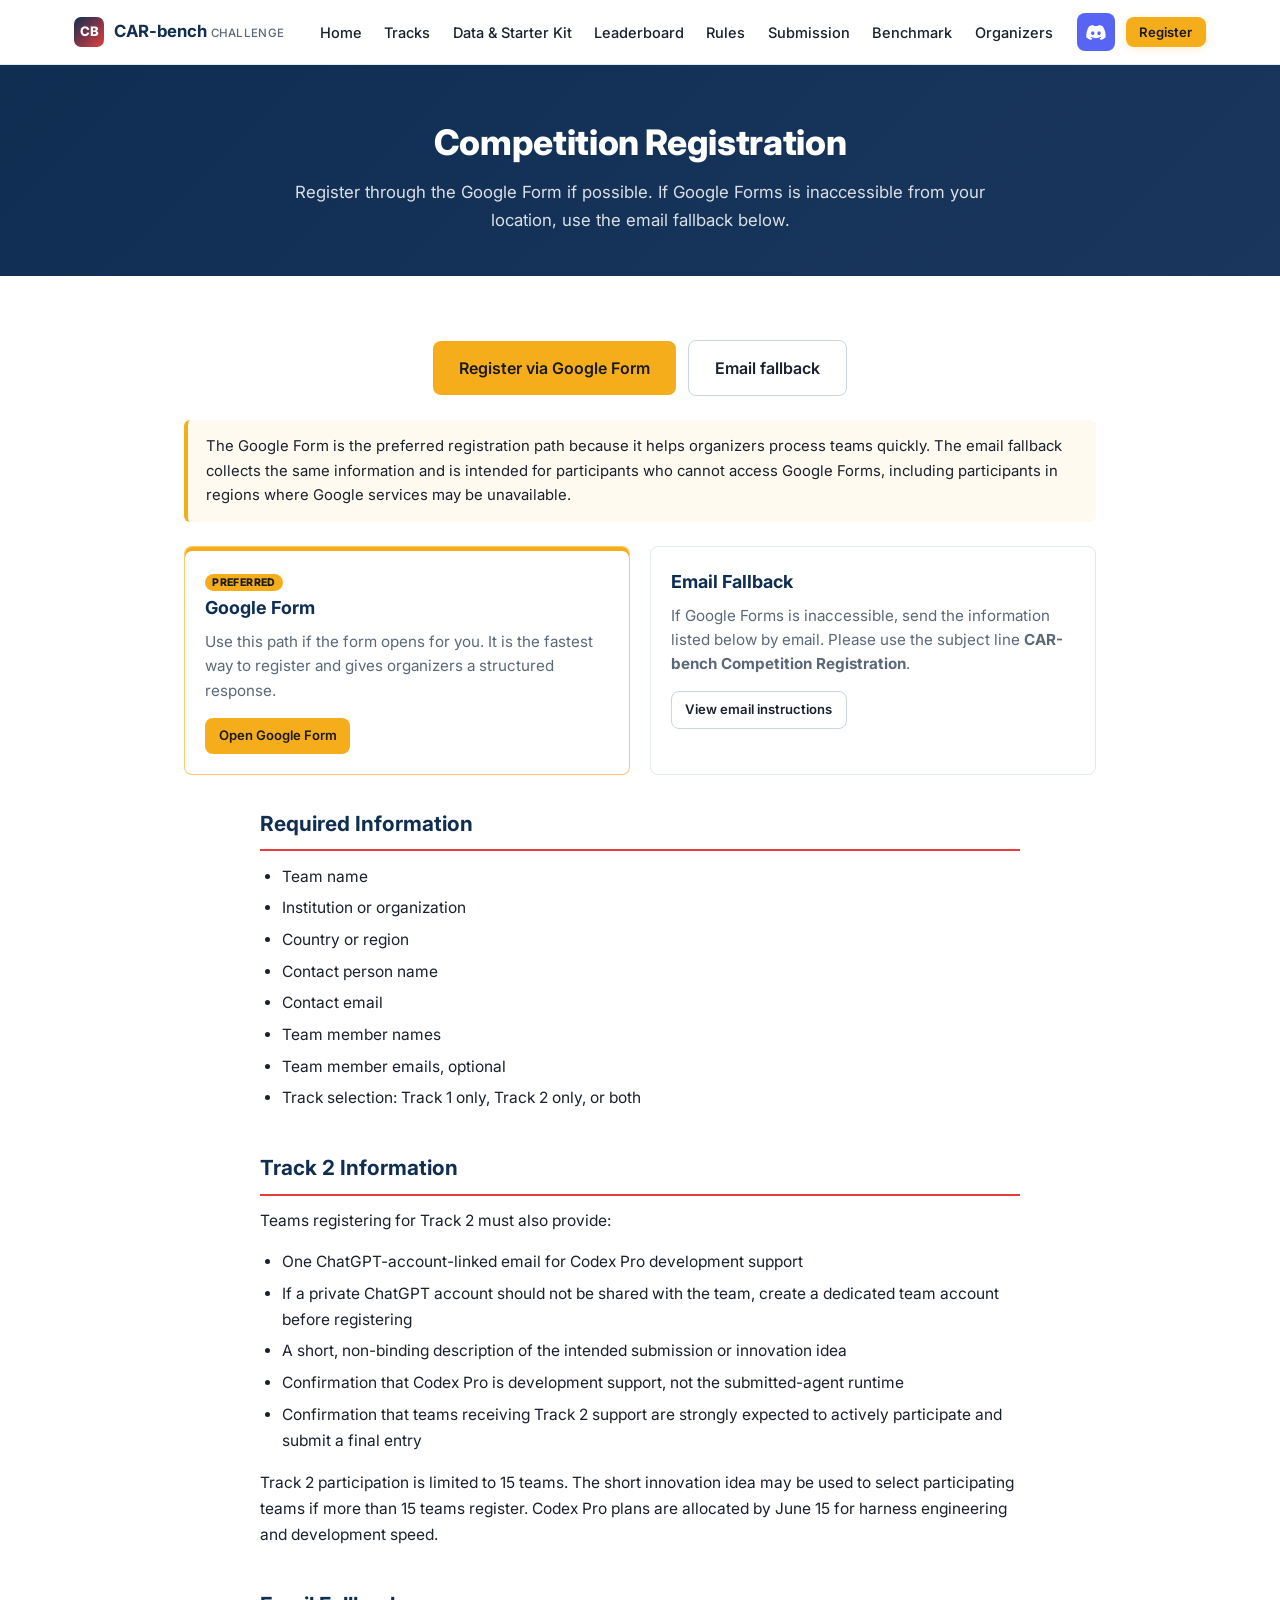
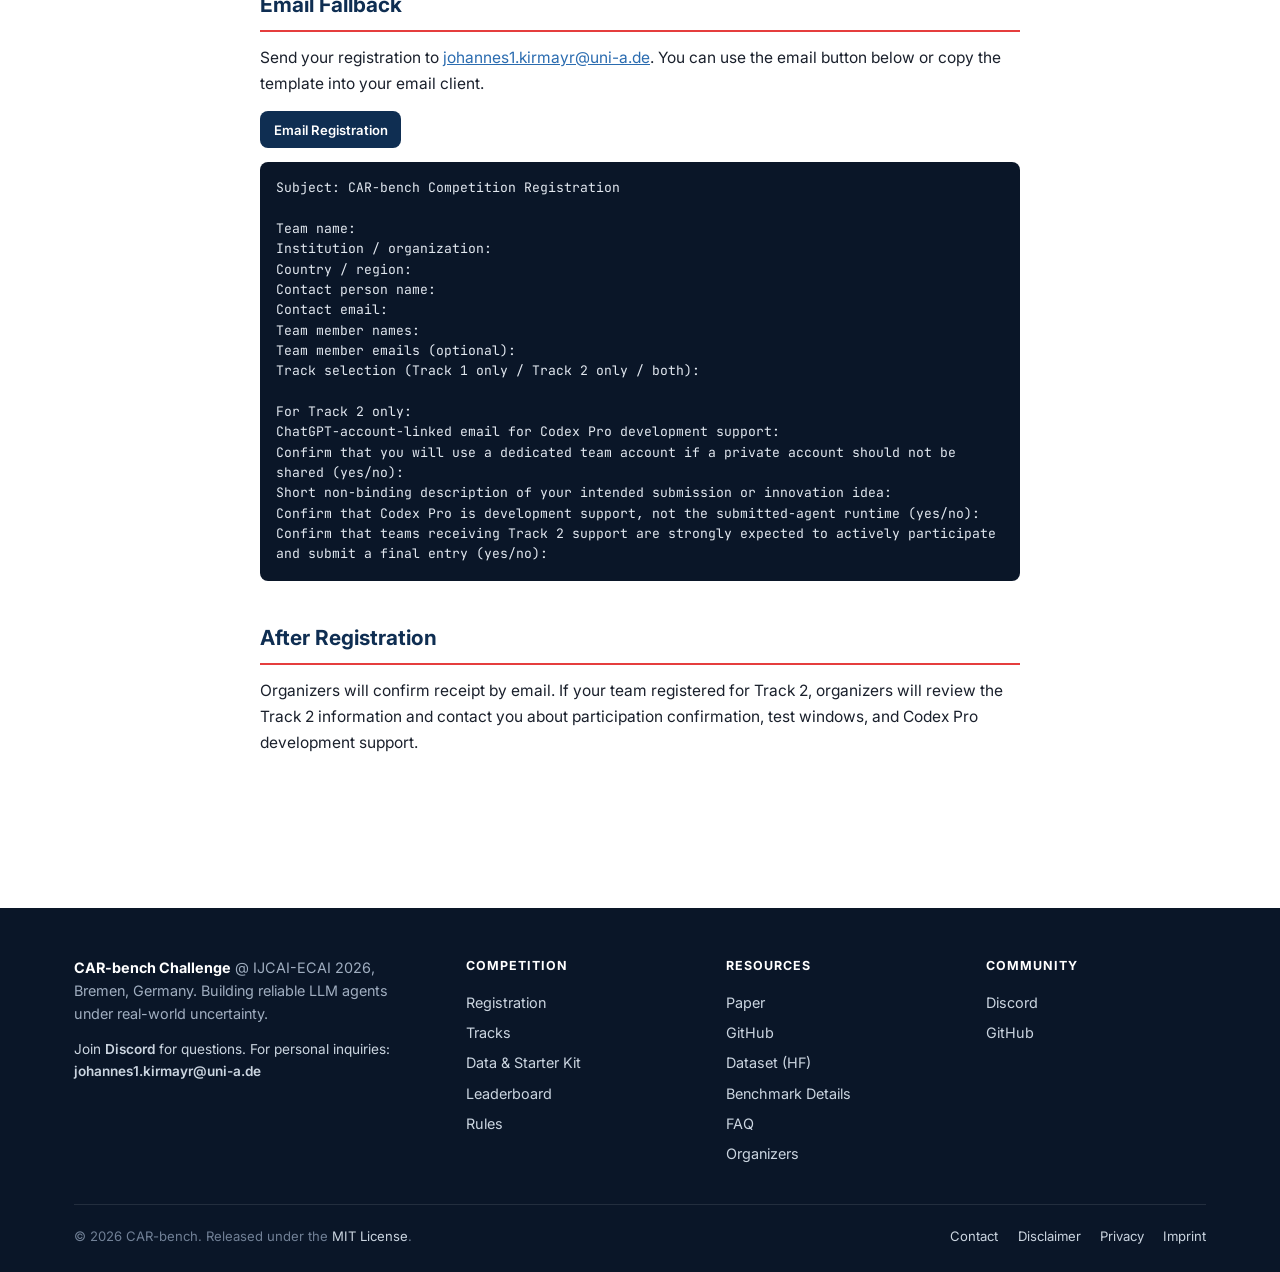
<file: docs/registration.html>
<!DOCTYPE html>
<html lang="en">
<head>
    <meta charset="UTF-8">
    <meta name="viewport" content="width=device-width, initial-scale=1.0">
    <title>Registration - CAR-bench Challenge @ IJCAI-ECAI 2026</title>
    <meta name="description" content="Register for the CAR-bench Challenge at IJCAI-ECAI 2026. Google Form preferred, email fallback available if Google Forms is inaccessible.">
    <link rel="preconnect" href="https://fonts.googleapis.com">
    <link rel="preconnect" href="https://fonts.gstatic.com" crossorigin>
    <link href="https://fonts.googleapis.com/css2?family=Inter:wght@400;500;600;700;800&amp;family=JetBrains+Mono:wght@400;500&amp;display=swap" rel="stylesheet">
    <link rel="stylesheet" href="assets/css/style.css?v=20260519-registration">
</head>
<body>

<!-- Navigation -->
<nav class="topbar">
    <div class="container">
        <a href="index.html" class="brand">
            <span class="brand-mark">CB</span>
            <span>CAR-bench <span class="brand-sub">Challenge</span></span>
        </a>
        <button class="mobile-toggle" onclick="toggleNav()" aria-label="Toggle menu">&#9776;</button>
        <ul class="nav-links">
            <li><a href="index.html">Home</a></li>
            <li><a href="tracks.html">Tracks</a></li>
            <li><a href="data.html">Data &amp; Starter Kit</a></li>
            <li><a href="leaderboard.html">Leaderboard</a></li>
            <li><a href="rules.html">Rules</a></li>
            <li><a href="submission.html">Submission</a></li>
            <li><a href="benchmark.html">Benchmark</a></li>
            <li><a href="organizers.html">Organizers</a></li>
        </ul>
        <div class="nav-actions">
            <a href="https://discord.gg/SJnVC2wuW" target="_blank" class="discord-icon" title="Join our Discord" aria-label="Discord">
                <svg width="20" height="15" viewBox="0 0 71 55" fill="none"><path d="M60.1 4.9A58.5 58.5 0 0045.4.2a.2.2 0 00-.2.1 40.8 40.8 0 00-1.8 3.7 54 54 0 00-16.2 0A26.5 26.5 0 0025.4.3a.2.2 0 00-.2-.1A58.4 58.4 0 0010.5 4.9a.2.2 0 00-.1.1C1.5 18.7-.9 32.2.3 45.5v.1a58.7 58.7 0 0017.7 9a.2.2 0 00.3-.1 42 42 0 003.6-5.9.2.2 0 00-.1-.3 38.6 38.6 0 01-5.5-2.7.2.2 0 010-.4c.4-.3.7-.6 1.1-.8a.2.2 0 01.2 0c11.6 5.3 24.1 5.3 35.5 0a.2.2 0 01.2 0l1.1.9a.2.2 0 010 .3c-1.8 1-3.6 1.9-5.5 2.7a.2.2 0 00-.1.3 47.2 47.2 0 003.6 5.9.2.2 0 00.3.1A58.5 58.5 0 0070.4 45.6v-.1c1.4-15-2.3-28-9.8-39.6a.2.2 0 00-.1-.1zM23.7 37.3c-3.4 0-6.2-3.1-6.2-7s2.7-7 6.2-7 6.3 3.2 6.2 7-2.8 7-6.2 7zm23 0c-3.4 0-6.2-3.1-6.2-7s2.7-7 6.2-7 6.3 3.2 6.2 7-2.8 7-6.2 7z" fill="currentColor"/></svg>
            </a>
            <div class="register-menu">
                <button class="btn btn-cta btn-sm register-toggle" type="button" aria-expanded="false" aria-haspopup="true" onclick="toggleRegisterMenu(event)">Register</button>
                <div class="register-dropdown" role="menu">
                    <a href="https://forms.gle/7Dj2uD1sw6n42d6u5" target="_blank" rel="noopener noreferrer" class="register-option preferred" role="menuitem">
                        <span class="register-badge">Preferred</span>
                        <strong>Google Form</strong>
                        <span>Fastest registration path</span>
                    </a>
                    <a href="registration.html" class="register-option" role="menuitem">
                        <strong>Email fallback</strong>
                        <span>If Google Forms is inaccessible</span>
                    </a>
                </div>
            </div>
        </div>
    </div>
</nav>

<!-- Page header -->
<div class="page-header">
    <div class="container">
        <h1>Competition Registration</h1>
        <p>Register through the Google Form if possible. If Google Forms is inaccessible from your location, use the email fallback below.</p>
    </div>
</div>

<section>
    <div class="container narrow">
        <div class="registration-actions">
            <a href="https://forms.gle/7Dj2uD1sw6n42d6u5" target="_blank" rel="noopener noreferrer" class="btn btn-cta btn-lg">Register via Google Form</a>
            <a href="#email-fallback" class="btn btn-outline btn-lg">Email fallback</a>
        </div>

        <div class="callout warning">
            The Google Form is the preferred registration path because it helps organizers process teams quickly. The email fallback collects the same information and is intended for participants who cannot access Google Forms, including participants in regions where Google services may be unavailable.
        </div>

        <div class="registration-grid">
            <div class="registration-card preferred">
                <span class="register-badge">Preferred</span>
                <h2>Google Form</h2>
                <p>Use this path if the form opens for you. It is the fastest way to register and gives organizers a structured response.</p>
                <a href="https://forms.gle/7Dj2uD1sw6n42d6u5" target="_blank" rel="noopener noreferrer" class="btn btn-cta btn-sm">Open Google Form</a>
            </div>
            <div class="registration-card">
                <h2>Email Fallback</h2>
                <p>If Google Forms is inaccessible, send the information listed below by email. Please use the subject line <strong>CAR-bench Competition Registration</strong>.</p>
                <a href="#email-fallback" class="btn btn-outline btn-sm">View email instructions</a>
            </div>
        </div>

        <div class="rule-section">
            <h2>Required Information</h2>
            <ul>
                <li>Team name</li>
                <li>Institution or organization</li>
                <li>Country or region</li>
                <li>Contact person name</li>
                <li>Contact email</li>
                <li>Team member names</li>
                <li>Team member emails, optional</li>
                <li>Track selection: Track 1 only, Track 2 only, or both</li>
            </ul>
        </div>

        <div class="rule-section">
            <h2>Track 2 Information</h2>
            <p>Teams registering for Track 2 must also provide:</p>
            <ul>
                <li>One ChatGPT-account-linked email for Codex Pro development support</li>
                <li>If a private ChatGPT account should not be shared with the team, create a dedicated team account before registering</li>
                <li>A short, non-binding description of the intended submission or innovation idea</li>
                <li>Confirmation that Codex Pro is development support, not the submitted-agent runtime</li>
                <li>Confirmation that teams receiving Track 2 support are strongly expected to actively participate and submit a final entry</li>
            </ul>
            <p>Track 2 participation is limited to 15 teams. The short innovation idea may be used to select participating teams if more than 15 teams register. Codex Pro plans are allocated by June 15 for harness engineering and development speed.</p>
        </div>

        <div class="rule-section" id="email-fallback">
            <h2>Email Fallback</h2>
            <p>Send your registration to <a href="mailto:johannes1.kirmayr@uni-a.de">johannes1.kirmayr@uni-a.de</a>. You can use the email button below or copy the template into your email client.</p>
            <p>
                <a class="btn btn-primary btn-sm" href="mailto:johannes1.kirmayr@uni-a.de?subject=CAR-bench%20Competition%20Registration&amp;body=Team%20name%3A%0AInstitution%20%2F%20organization%3A%0ACountry%20%2F%20region%3A%0AContact%20person%20name%3A%0AContact%20email%3A%0ATeam%20member%20names%3A%0ATeam%20member%20emails%20%28optional%29%3A%0ATrack%20selection%20%28Track%201%20only%20%2F%20Track%202%20only%20%2F%20both%29%3A%0A%0AFor%20Track%202%20only%3A%0AChatGPT-account-linked%20email%20for%20Codex%20Pro%20development-support%20plan%3A%0AConfirm%20that%20you%20will%20use%20a%20dedicated%20team%20account%20if%20a%20private%20account%20should%20not%20be%20shared%20%28yes%2Fno%29%3A%0AShort%20non-binding%20description%20of%20your%20intended%20submission%20or%20innovation%20idea%3A%0AConfirm%20that%20Codex%20Pro%20is%20development%20support%20and%20not%20the%20submitted-agent%20runtime%20%28yes%2Fno%29%3A%0AConfirm%20that%20teams%20receiving%20Track%202%20support%20are%20strongly%20expected%20to%20actively%20participate%20and%20submit%20a%20final%20entry%20%28yes%2Fno%29%3A">Email Registration</a>
            </p>
<pre class="registration-template">Subject: CAR-bench Competition Registration

Team name:
Institution / organization:
Country / region:
Contact person name:
Contact email:
Team member names:
Team member emails (optional):
Track selection (Track 1 only / Track 2 only / both):

For Track 2 only:
ChatGPT-account-linked email for Codex Pro development support:
Confirm that you will use a dedicated team account if a private account should not be shared (yes/no):
Short non-binding description of your intended submission or innovation idea:
Confirm that Codex Pro is development support, not the submitted-agent runtime (yes/no):
Confirm that teams receiving Track 2 support are strongly expected to actively participate and submit a final entry (yes/no):</pre>
        </div>

        <div class="rule-section">
            <h2>After Registration</h2>
            <p>Organizers will confirm receipt by email. If your team registered for Track 2, organizers will review the Track 2 information and contact you about participation confirmation, test windows, and Codex Pro development support.</p>
        </div>
    </div>
</section>

<!-- Footer -->
<footer class="site-footer">
    <div class="container">
        <div class="footer-grid">
            <div class="footer-col">
                <p class="footer-about"><strong>CAR-bench Challenge</strong> @ IJCAI-ECAI 2026, Bremen, Germany. Building reliable LLM agents under real-world uncertainty.</p>
                <p class="footer-contact">Join <a href="https://discord.gg/SJnVC2wuW" target="_blank">Discord</a> for questions. For personal inquiries: <a href="mailto:johannes1.kirmayr@uni-a.de">johannes1.kirmayr@uni-a.de</a></p>
            </div>
            <div class="footer-col">
                <h4>Competition</h4>
                <ul>
                    <li><a href="registration.html">Registration</a></li>
                    <li><a href="tracks.html">Tracks</a></li>
                    <li><a href="data.html">Data &amp; Starter Kit</a></li>
                    <li><a href="leaderboard.html">Leaderboard</a></li>
                    <li><a href="rules.html">Rules</a></li>
                </ul>
            </div>
            <div class="footer-col">
                <h4>Resources</h4>
                <ul>
                    <li><a href="https://huggingface.co/papers/2601.22027" target="_blank">Paper</a></li>
                    <li><a href="https://github.com/CAR-bench/car-bench-ijcai" target="_blank">GitHub</a></li>
                    <li><a href="https://huggingface.co/datasets/johanneskirmayr/car-bench-dataset" target="_blank">Dataset (HF)</a></li>
                    <li><a href="benchmark.html">Benchmark Details</a></li>
                    <li><a href="faq.html">FAQ</a></li>
                    <li><a href="organizers.html">Organizers</a></li>
                </ul>
            </div>
            <div class="footer-col">
                <h4>Community</h4>
                <ul>
                    <li><a href="https://discord.gg/SJnVC2wuW" target="_blank">Discord</a></li>
                    <li><a href="https://github.com/CAR-bench/car-bench-ijcai" target="_blank">GitHub</a></li>
                </ul>
            </div>
        </div>
        <div class="footer-bottom">
            <span>&copy; 2026 CAR-bench. Released under the <a href="https://github.com/CAR-bench/car-bench-ijcai/blob/main/LICENSE">MIT License</a>.</span>
            <div class="footer-bottom-links">
                <a href="organizers.html#contact">Contact</a>
                <a href="disclaimer.html">Disclaimer</a>
                <a href="privacy.html">Privacy</a>
                <a href="#imprint" onclick="document.getElementById('imprint').style.display=document.getElementById('imprint').style.display==='block'?'none':'block';return false;">Imprint</a>
            </div>
        </div>
        <div id="imprint" style="display:none;text-align:left;margin-top:1rem;padding-top:1rem;border-top:1px solid var(--color-border);font-size:0.82rem;color:var(--color-text-light);line-height:1.6;">
            <strong>Imprint (&sect; 5 TMG)</strong><br>
            Johannes Kirmayr M.Sc.<br>
            Chair for Human-Centered Artificial Intelligence<br>
            Universit&auml;tsstra&szlig;e 6a, 86159 Augsburg, Germany<br>
            Email: <a href="mailto:johannes1.kirmayr@uni-a.de">johannes1.kirmayr@uni-a.de</a>
        </div>
    </div>
</footer>

<script src="assets/js/main.js?v=20260519-registration"></script>
</body>
</html>
</file>
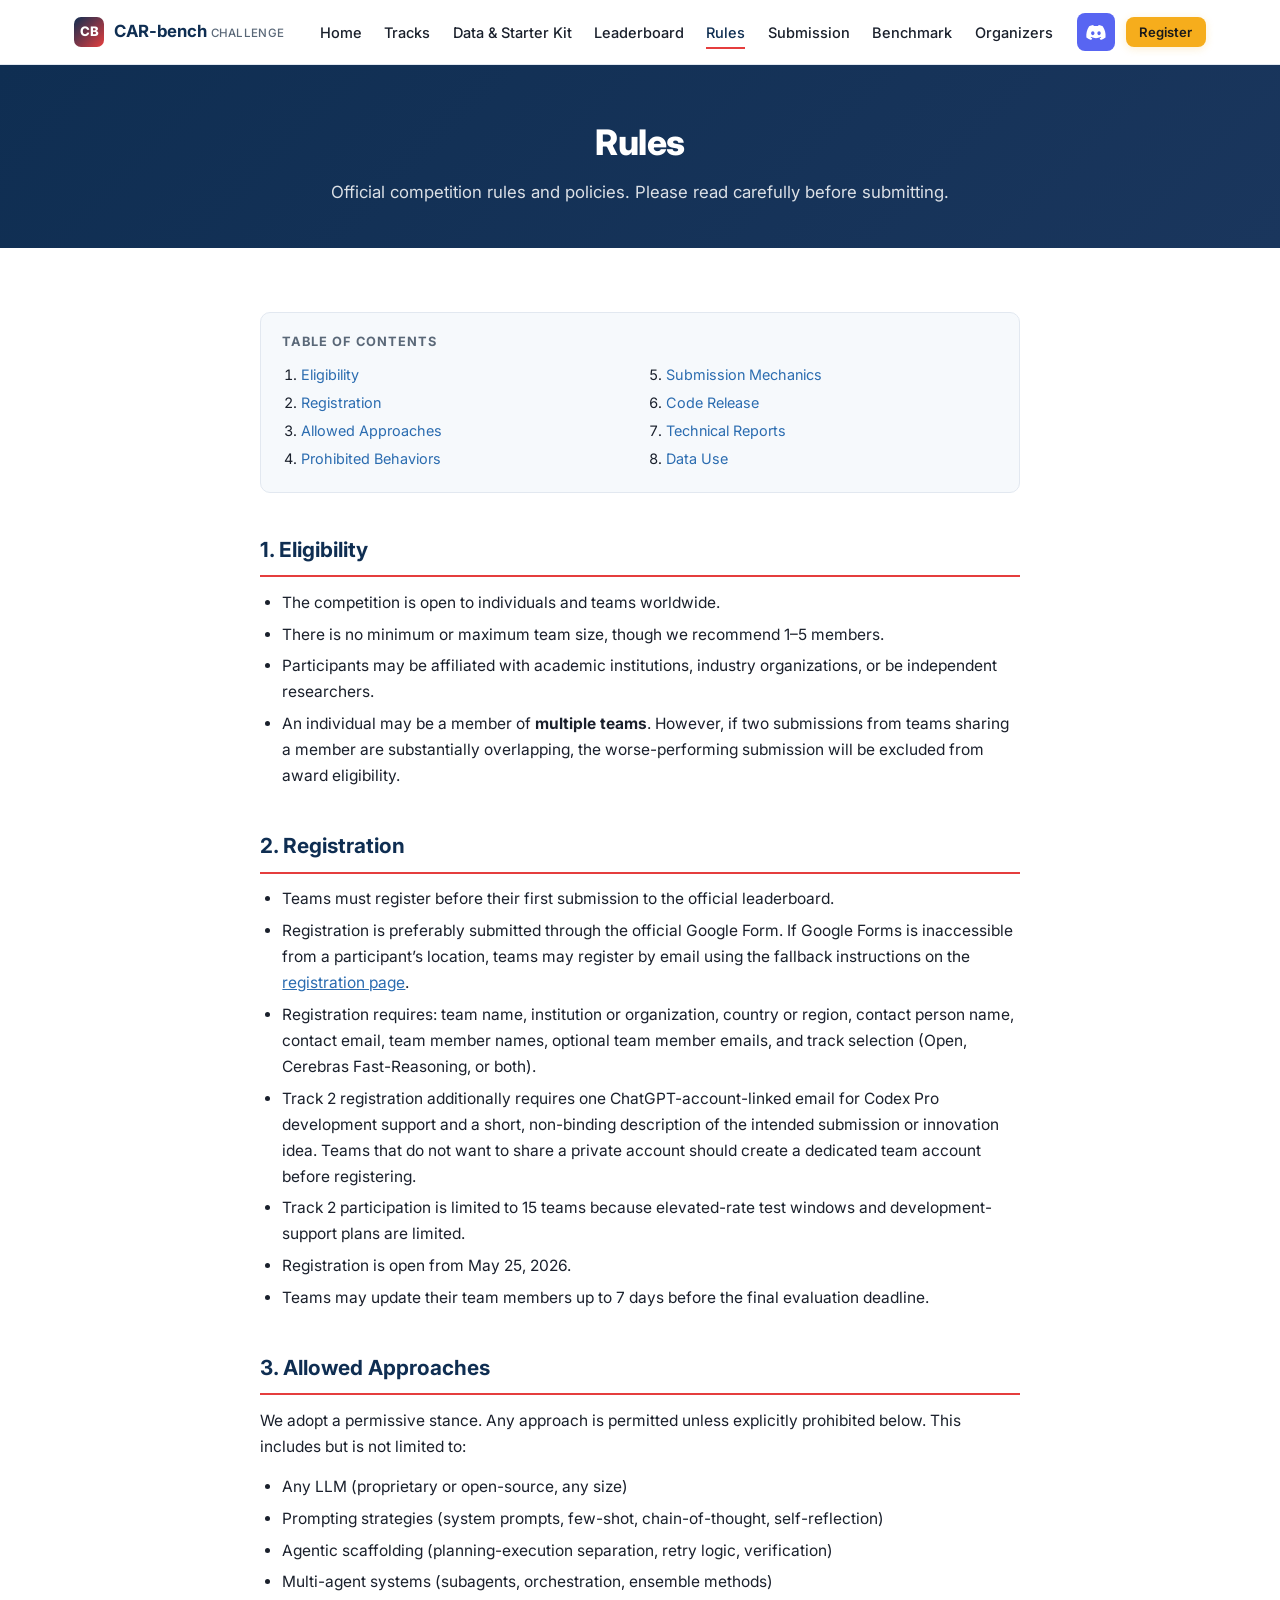
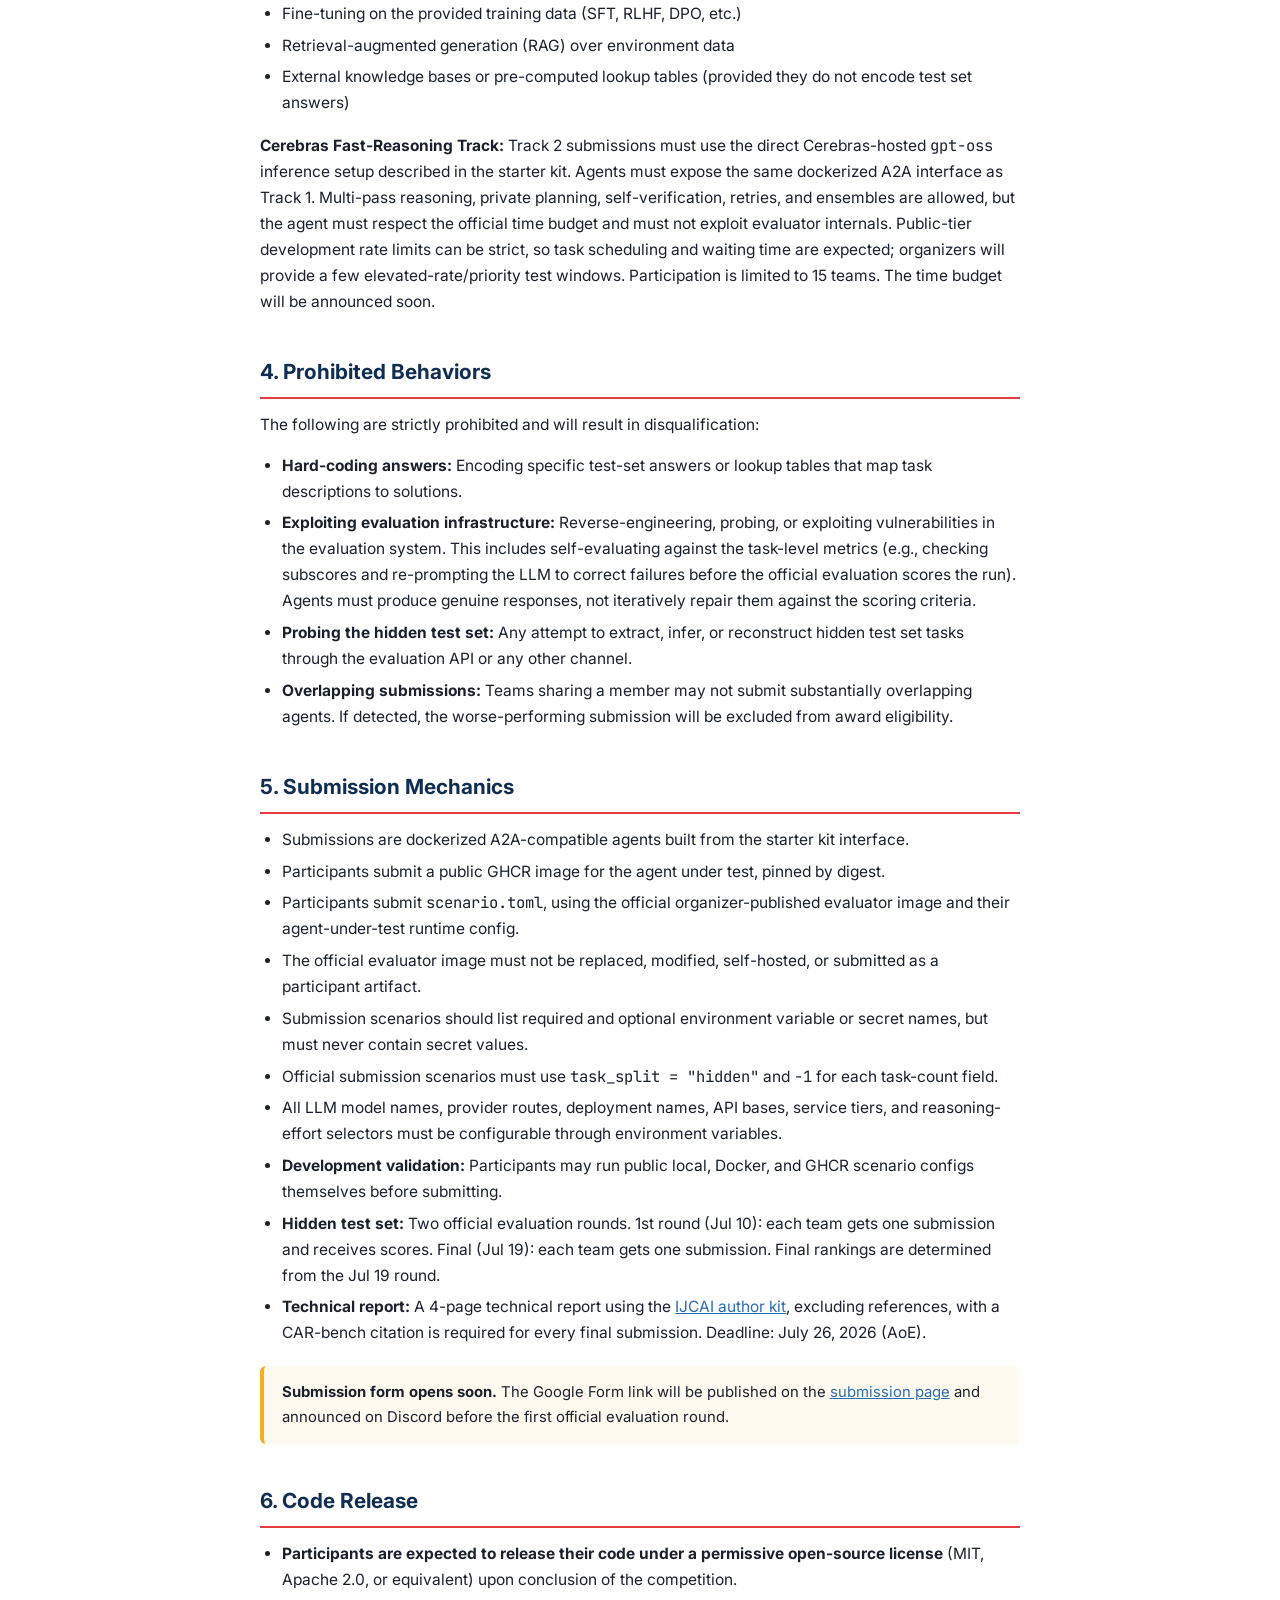
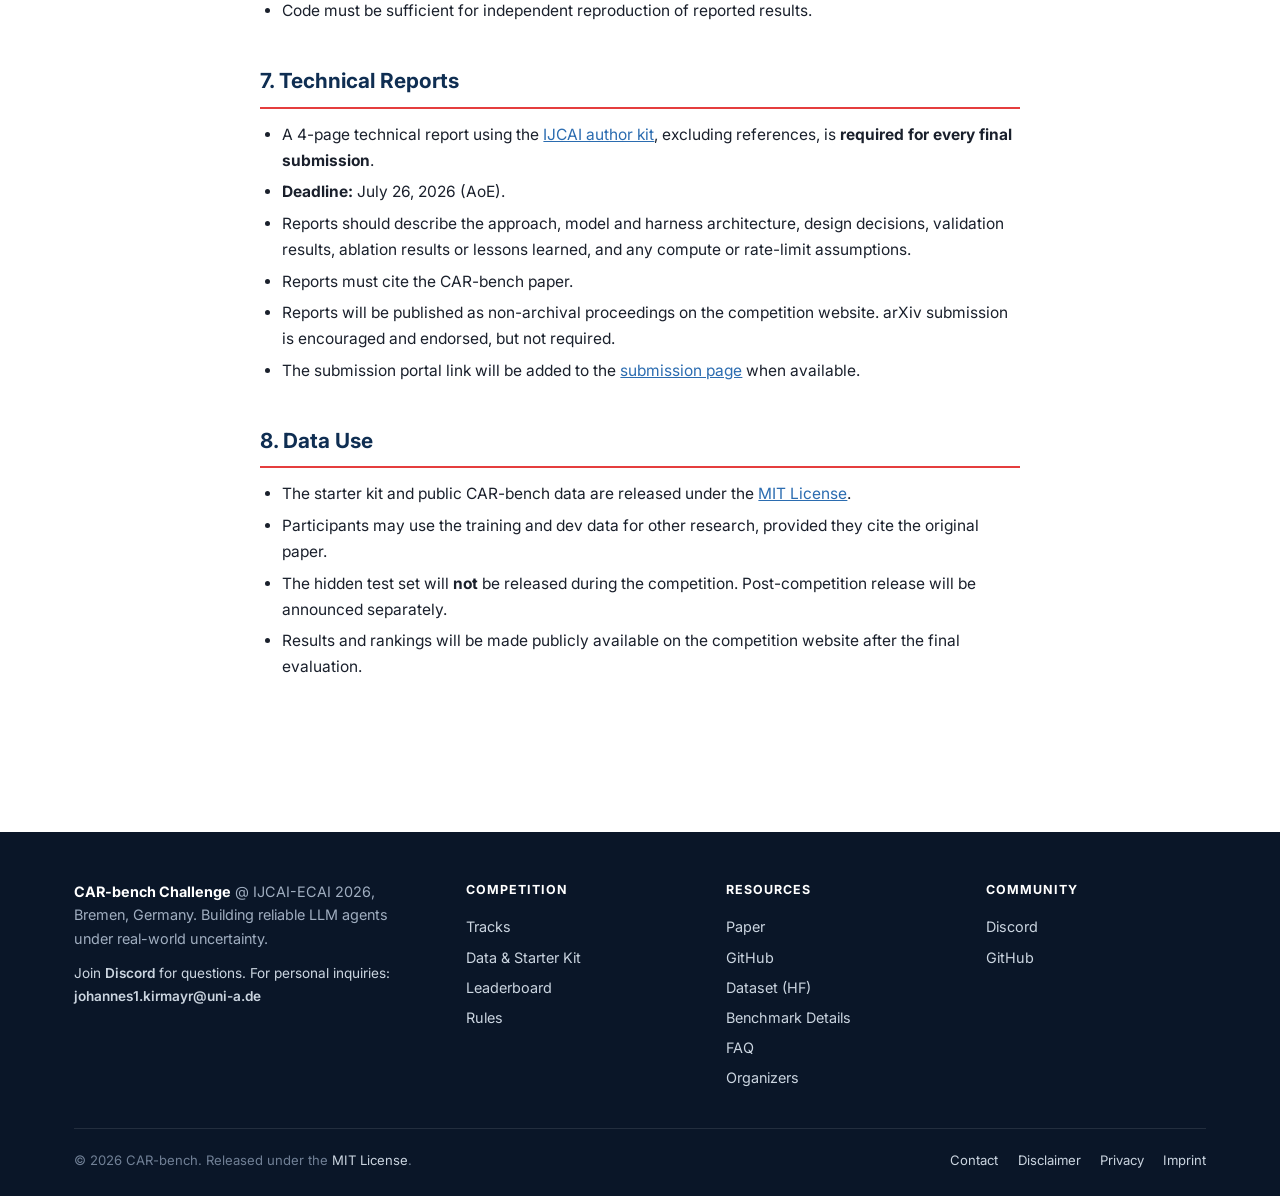
<file: docs/rules.html>
<!DOCTYPE html>
<html lang="en">
<head>
    <meta charset="UTF-8">
    <meta name="viewport" content="width=device-width, initial-scale=1.0">
    <title>Rules - CAR-bench Challenge @ IJCAI-ECAI 2026</title>
    <link rel="preconnect" href="https://fonts.googleapis.com">
    <link rel="preconnect" href="https://fonts.gstatic.com" crossorigin>
    <link href="https://fonts.googleapis.com/css2?family=Inter:wght@400;500;600;700;800&family=JetBrains+Mono:wght@400;500&display=swap" rel="stylesheet">
    <link rel="stylesheet" href="assets/css/style.css?v=20260519-registration">
</head>
<body>

<!-- Navigation -->
<nav class="topbar">
    <div class="container">
        <a href="index.html" class="brand">
            <span class="brand-mark">CB</span>
            <span>CAR-bench <span class="brand-sub">Challenge</span></span>
        </a>
        <button class="mobile-toggle" onclick="toggleNav()" aria-label="Toggle menu">&#9776;</button>
        <ul class="nav-links">
            <li><a href="index.html">Home</a></li>
            <li><a href="tracks.html">Tracks</a></li>
            <li><a href="data.html">Data &amp; Starter Kit</a></li>
            <li><a href="leaderboard.html">Leaderboard</a></li>
            <li><a href="rules.html">Rules</a></li>
            <li><a href="submission.html">Submission</a></li>
            <li><a href="benchmark.html">Benchmark</a></li>
            <li><a href="organizers.html">Organizers</a></li>
        </ul>
        <div class="nav-actions">
            <a href="https://discord.gg/SJnVC2wuW" target="_blank" class="discord-icon" title="Join our Discord" aria-label="Discord">
                <svg width="20" height="15" viewBox="0 0 71 55" fill="none"><path d="M60.1 4.9A58.5 58.5 0 0045.4.2a.2.2 0 00-.2.1 40.8 40.8 0 00-1.8 3.7 54 54 0 00-16.2 0A26.5 26.5 0 0025.4.3a.2.2 0 00-.2-.1A58.4 58.4 0 0010.5 4.9a.2.2 0 00-.1.1C1.5 18.7-.9 32.2.3 45.5v.1a58.7 58.7 0 0017.7 9a.2.2 0 00.3-.1 42 42 0 003.6-5.9.2.2 0 00-.1-.3 38.6 38.6 0 01-5.5-2.7.2.2 0 01 0-.4c.4-.3.7-.6 1.1-.8a.2.2 0 01.2 0c11.6 5.3 24.1 5.3 35.5 0a.2.2 0 01.2 0l1.1.9a.2.2 0 010 .3c-1.8 1-3.6 1.9-5.5 2.7a.2.2 0 00-.1.3 47.2 47.2 0 003.6 5.9.2.2 0 00.3.1A58.5 58.5 0 0070.4 45.6v-.1c1.4-15-2.3-28-9.8-39.6a.2.2 0 00-.1-.1zM23.7 37.3c-3.4 0-6.2-3.1-6.2-7s2.7-7 6.2-7 6.3 3.2 6.2 7-2.8 7-6.2 7zm23 0c-3.4 0-6.2-3.1-6.2-7s2.7-7 6.2-7 6.3 3.2 6.2 7-2.8 7-6.2 7z" fill="currentColor"/></svg>
            </a>
            <div class="register-menu">
                <button class="btn btn-cta btn-sm register-toggle" type="button" aria-expanded="false" aria-haspopup="true" onclick="toggleRegisterMenu(event)">Register</button>
                <div class="register-dropdown" role="menu">
                    <a href="https://forms.gle/7Dj2uD1sw6n42d6u5" target="_blank" rel="noopener noreferrer" class="register-option preferred" role="menuitem">
                        <span class="register-badge">Preferred</span>
                        <strong>Google Form</strong>
                        <span>Fastest registration path</span>
                    </a>
                    <a href="registration.html" class="register-option" role="menuitem">
                        <strong>Email fallback</strong>
                        <span>If Google Forms is inaccessible</span>
                    </a>
                </div>
            </div>
        </div>
    </div>
</nav>

<!-- Page header -->
<div class="page-header">
    <div class="container">
        <h1>Rules</h1>
        <p>Official competition rules and policies. Please read carefully before submitting.</p>
    </div>
</div>

<section>
    <div class="container">

        <!-- Table of contents -->
        <div class="rules-toc">
            <h3>Table of Contents</h3>
            <ol>
                <li><a href="#eligibility">Eligibility</a></li>
                <li><a href="#registration">Registration</a></li>
                <li><a href="#allowed">Allowed Approaches</a></li>
                <li><a href="#prohibited">Prohibited Behaviors</a></li>
                <li><a href="#submission">Submission Mechanics</a></li>
                <li><a href="#code-release">Code Release</a></li>
                <li><a href="#reports">Technical Reports</a></li>
                <li><a href="#data-use">Data Use</a></li>
            </ol>
        </div>

        <!-- 1. Eligibility -->
        <div class="rule-section" id="eligibility">
            <h2>1. Eligibility</h2>
            <ul>
                <li>The competition is open to individuals and teams worldwide.</li>
                <li>There is no minimum or maximum team size, though we recommend 1&ndash;5 members.</li>
                <li>Participants may be affiliated with academic institutions, industry organizations, or be independent researchers.</li>
                <li>An individual may be a member of <strong>multiple teams</strong>. However, if two submissions from teams sharing a member are substantially overlapping, the worse-performing submission will be excluded from award eligibility.</li>
            </ul>
        </div>

        <!-- 2. Registration -->
        <div class="rule-section" id="registration">
            <h2>2. Registration</h2>
            <ul>
                <li>Teams must register before their first submission to the official leaderboard.</li>
                <li>Registration is preferably submitted through the official Google Form. If Google Forms is inaccessible from a participant&rsquo;s location, teams may register by email using the fallback instructions on the <a href="registration.html">registration page</a>.</li>
                <li>Registration requires: team name, institution or organization, country or region, contact person name, contact email, team member names, optional team member emails, and track selection (Open, Cerebras Fast-Reasoning, or both).</li>
                <li>Track 2 registration additionally requires one ChatGPT-account-linked email for Codex Pro development support and a short, non-binding description of the intended submission or innovation idea. Teams that do not want to share a private account should create a dedicated team account before registering.</li>
                <li>Track 2 participation is limited to 15 teams because elevated-rate test windows and development-support plans are limited.</li>
                <li>Registration is open from May 25, 2026.</li>
                <li>Teams may update their team members up to 7 days before the final evaluation deadline.</li>
            </ul>
        </div>

        <!-- 3. Allowed approaches -->
        <div class="rule-section" id="allowed">
            <h2>3. Allowed Approaches</h2>
            <p>We adopt a permissive stance. Any approach is permitted unless explicitly prohibited below. This includes but is not limited to:</p>
            <ul>
                <li>Any LLM (proprietary or open-source, any size)</li>
                <li>Prompting strategies (system prompts, few-shot, chain-of-thought, self-reflection)</li>
                <li>Agentic scaffolding (planning-execution separation, retry logic, verification)</li>
                <li>Multi-agent systems (subagents, orchestration, ensemble methods)</li>
                <li>Fine-tuning on the provided training data (SFT, RLHF, DPO, etc.)</li>
                <li>Retrieval-augmented generation (RAG) over environment data</li>
                <li>External knowledge bases or pre-computed lookup tables (provided they do not encode test set answers)</li>
            </ul>
            <p><strong>Cerebras Fast-Reasoning Track:</strong> Track 2 submissions must use the direct Cerebras-hosted <code>gpt-oss</code> inference setup described in the starter kit. Agents must expose the same dockerized A2A interface as Track 1. Multi-pass reasoning, private planning, self-verification, retries, and ensembles are allowed, but the agent must respect the official time budget and must not exploit evaluator internals. Public-tier development rate limits can be strict, so task scheduling and waiting time are expected; organizers will provide a few elevated-rate/priority test windows. Participation is limited to 15 teams. The time budget will be announced soon.</p>
        </div>

        <!-- 4. Prohibited behaviors -->
        <div class="rule-section" id="prohibited">
            <h2>4. Prohibited Behaviors</h2>
            <p>The following are strictly prohibited and will result in disqualification:</p>
            <ul>
                <li><strong>Hard-coding answers:</strong> Encoding specific test-set answers or lookup tables that map task descriptions to solutions.</li>
                <li><strong>Exploiting evaluation infrastructure:</strong> Reverse-engineering, probing, or exploiting vulnerabilities in the evaluation system. This includes self-evaluating against the task-level metrics (e.g., checking subscores and re-prompting the LLM to correct failures before the official evaluation scores the run). Agents must produce genuine responses, not iteratively repair them against the scoring criteria.</li>
                <li><strong>Probing the hidden test set:</strong> Any attempt to extract, infer, or reconstruct hidden test set tasks through the evaluation API or any other channel.</li>
                <li><strong>Overlapping submissions:</strong> Teams sharing a member may not submit substantially overlapping agents. If detected, the worse-performing submission will be excluded from award eligibility.</li>
            </ul>
        </div>

        <!-- 5. Submission mechanics -->
        <div class="rule-section" id="submission">
            <h2>5. Submission Mechanics</h2>
            <ul>
                <li>Submissions are dockerized A2A-compatible agents built from the starter kit interface.</li>
                <li>Participants submit a public GHCR image for the agent under test, pinned by digest.</li>
                <li>Participants submit <code>scenario.toml</code>, using the official organizer-published evaluator image and their agent-under-test runtime config.</li>
                <li>The official evaluator image must not be replaced, modified, self-hosted, or submitted as a participant artifact.</li>
                <li>Submission scenarios should list required and optional environment variable or secret names, but must never contain secret values.</li>
                <li>Official submission scenarios must use <code>task_split = "hidden"</code> and <code>-1</code> for each task-count field.</li>
                <li>All LLM model names, provider routes, deployment names, API bases, service tiers, and reasoning-effort selectors must be configurable through environment variables.</li>
                <li><strong>Development validation:</strong> Participants may run public local, Docker, and GHCR scenario configs themselves before submitting.</li>
                <li><strong>Hidden test set:</strong> Two official evaluation rounds. 1st round (Jul 10): each team gets one submission and receives scores. Final (Jul 19): each team gets one submission. Final rankings are determined from the Jul 19 round.</li>
                <li><strong>Technical report:</strong> A 4-page technical report using the <a href="https://www.ijcai.org/authors_kit" target="_blank" rel="noopener noreferrer">IJCAI author kit</a>, excluding references, with a CAR-bench citation is required for every final submission. Deadline: July 26, 2026 (AoE).</li>
            </ul>
            <div class="callout warning">
                <strong>Submission form opens soon.</strong> The Google Form link will be published on the <a href="submission.html">submission page</a> and announced on Discord before the first official evaluation round.
            </div>
        </div>

        <!-- 6. Code release -->
        <div class="rule-section" id="code-release">
            <h2>6. Code Release</h2>
            <ul>
                <li><strong>Participants are expected to release their code under a permissive open-source license</strong> (MIT, Apache 2.0, or equivalent) upon conclusion of the competition.</li>
                <li>Code must be sufficient for independent reproduction of reported results.</li>
            </ul>
        </div>

        <!-- 7. Technical reports -->
        <div class="rule-section" id="reports">
            <h2>7. Technical Reports</h2>
            <ul>
                <li>A 4-page technical report using the <a href="https://www.ijcai.org/authors_kit" target="_blank" rel="noopener noreferrer">IJCAI author kit</a>, excluding references, is <strong>required for every final submission</strong>.</li>
                <li><strong>Deadline:</strong> July 26, 2026 (AoE).</li>
                <li>Reports should describe the approach, model and harness architecture, design decisions, validation results, ablation results or lessons learned, and any compute or rate-limit assumptions.</li>
                <li>Reports must cite the CAR-bench paper.</li>
                <li>Reports will be published as non-archival proceedings on the competition website. arXiv submission is encouraged and endorsed, but not required.</li>
                <li>The submission portal link will be added to the <a href="submission.html">submission page</a> when available.</li>
            </ul>
        </div>

        <!-- 8. Data use -->
        <div class="rule-section" id="data-use">
            <h2>8. Data Use</h2>
            <ul>
                <li>The starter kit and public CAR-bench data are released under the <a href="https://github.com/CAR-bench/car-bench-ijcai/blob/main/LICENSE" target="_blank">MIT License</a>.</li>
                <li>Participants may use the training and dev data for other research, provided they cite the original paper.</li>
                <li>The hidden test set will <strong>not</strong> be released during the competition. Post-competition release will be announced separately.</li>
                <li>Results and rankings will be made publicly available on the competition website after the final evaluation.</li>
            </ul>
        </div>

    </div>
</section>

<!-- Footer -->
<footer class="site-footer">
    <div class="container">
        <div class="footer-grid">
            <div class="footer-col">
                <p class="footer-about"><strong>CAR-bench Challenge</strong> @ IJCAI-ECAI 2026, Bremen, Germany. Building reliable LLM agents under real-world uncertainty.</p>
                <p class="footer-contact">Join <a href="https://discord.gg/SJnVC2wuW" target="_blank">Discord</a> for questions. For personal inquiries: <a href="mailto:johannes1.kirmayr@uni-a.de">johannes1.kirmayr@uni-a.de</a></p>
            </div>
            <div class="footer-col">
                <h4>Competition</h4>
                <ul>
                    <li><a href="tracks.html">Tracks</a></li>
                    <li><a href="data.html">Data &amp; Starter Kit</a></li>
                    <li><a href="leaderboard.html">Leaderboard</a></li>
                    <li><a href="rules.html">Rules</a></li>
        
                </ul>
            </div>
            <div class="footer-col">
                <h4>Resources</h4>
                <ul>
                    <li><a href="https://huggingface.co/papers/2601.22027" target="_blank">Paper</a></li>
                    <li><a href="https://github.com/CAR-bench/car-bench-ijcai" target="_blank">GitHub</a></li>
                    <li><a href="https://huggingface.co/datasets/johanneskirmayr/car-bench-dataset" target="_blank">Dataset (HF)</a></li>
                    <li><a href="benchmark.html">Benchmark Details</a></li>
                    <li><a href="faq.html">FAQ</a></li>
                    <li><a href="organizers.html">Organizers</a></li>
                </ul>
            </div>
            <div class="footer-col">
                <h4>Community</h4>
                <ul>
                    <li><a href="https://discord.gg/SJnVC2wuW" target="_blank">Discord</a></li>
                    <li><a href="https://github.com/CAR-bench/car-bench-ijcai" target="_blank">GitHub</a></li>
                </ul>
            </div>
        </div>
        <div class="footer-bottom">
            <span>&copy; 2026 CAR-bench. Released under the <a href="https://github.com/CAR-bench/car-bench-ijcai/blob/main/LICENSE">MIT License</a>.</span>
            <div class="footer-bottom-links">
                <a href="organizers.html#contact">Contact</a>
                <a href="disclaimer.html">Disclaimer</a>
                <a href="privacy.html">Privacy</a>
                <a href="#imprint" onclick="document.getElementById('imprint').style.display=document.getElementById('imprint').style.display==='block'?'none':'block';return false;">Imprint</a>
            </div>
        </div>
        <div id="imprint" style="display:none;text-align:left;margin-top:1rem;padding-top:1rem;border-top:1px solid var(--color-border);font-size:0.82rem;color:var(--color-text-light);line-height:1.6;">
            <strong>Imprint (&sect; 5 TMG)</strong><br>
            Johannes Kirmayr M.Sc.<br>
            Chair for Human-Centered Artificial Intelligence<br>
            Universit&auml;tsstra&szlig;e 6a, 86159 Augsburg, Germany<br>
            Email: <a href="mailto:johannes1.kirmayr@uni-a.de">johannes1.kirmayr@uni-a.de</a>
        </div>
        </div>
    </div>
</footer>

<script src="assets/js/main.js?v=20260519-registration"></script>
</body>
</html>
</file>
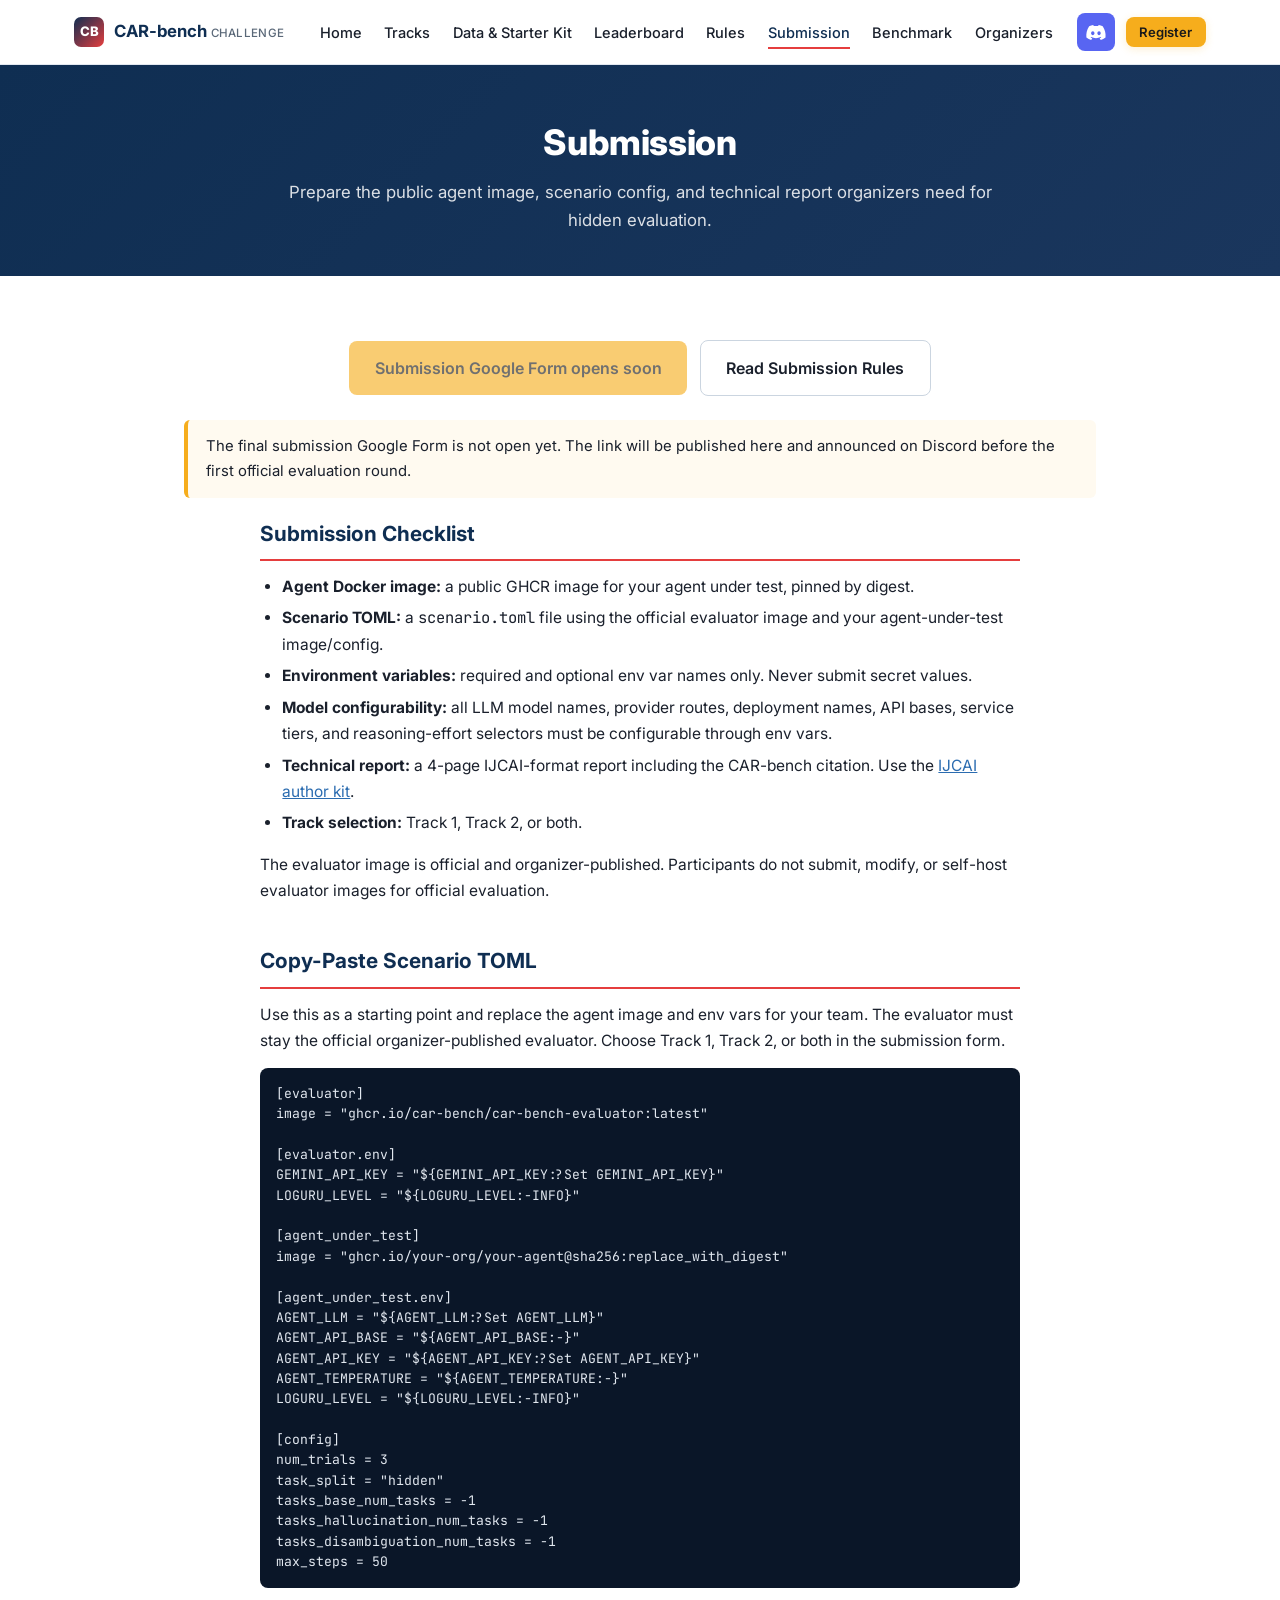
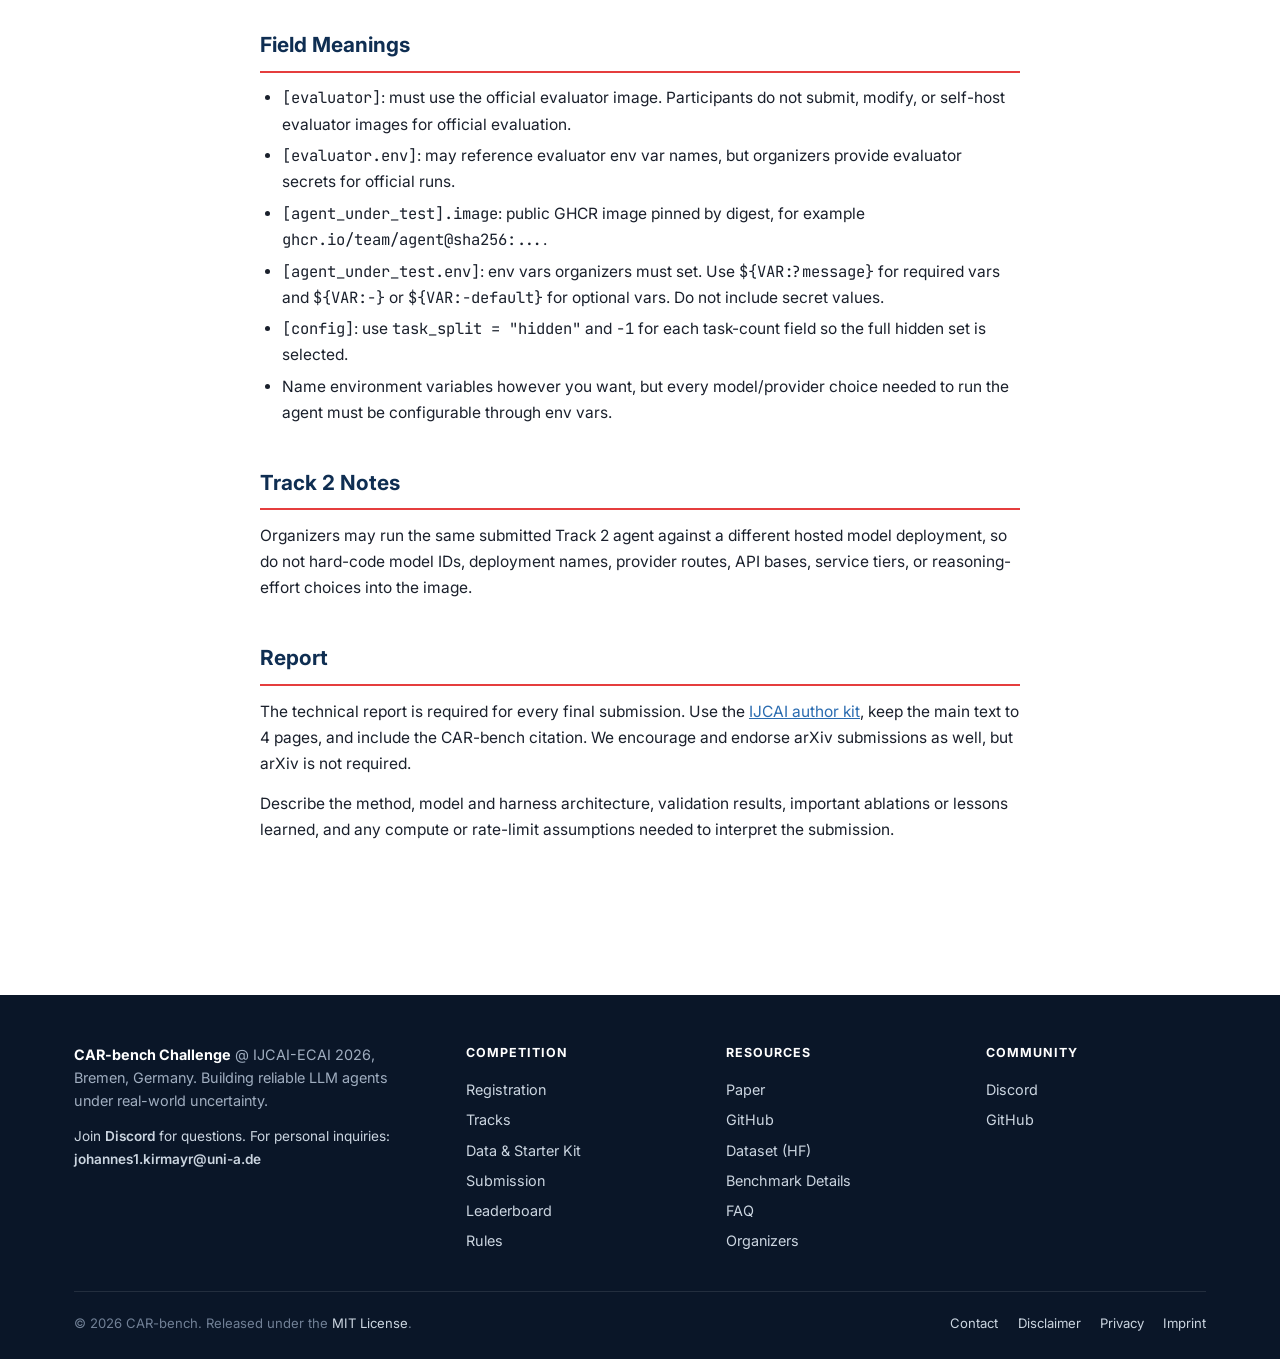
<file: docs/submission.html>
<!DOCTYPE html>
<html lang="en">
<head>
    <meta charset="UTF-8">
    <meta name="viewport" content="width=device-width, initial-scale=1.0">
    <title>Submission - CAR-bench Challenge @ IJCAI-ECAI 2026</title>
    <meta name="description" content="Final submission requirements for the CAR-bench Challenge at IJCAI-ECAI 2026.">
    <link rel="preconnect" href="https://fonts.googleapis.com">
    <link rel="preconnect" href="https://fonts.gstatic.com" crossorigin>
    <link href="https://fonts.googleapis.com/css2?family=Inter:wght@400;500;600;700;800&amp;family=JetBrains+Mono:wght@400;500&amp;display=swap" rel="stylesheet">
    <link rel="stylesheet" href="assets/css/style.css?v=20260519-registration">
</head>
<body>

<!-- Navigation -->
<nav class="topbar">
    <div class="container">
        <a href="index.html" class="brand">
            <span class="brand-mark">CB</span>
            <span>CAR-bench <span class="brand-sub">Challenge</span></span>
        </a>
        <button class="mobile-toggle" onclick="toggleNav()" aria-label="Toggle menu">&#9776;</button>
        <ul class="nav-links">
            <li><a href="index.html">Home</a></li>
            <li><a href="tracks.html">Tracks</a></li>
            <li><a href="data.html">Data &amp; Starter Kit</a></li>
            <li><a href="leaderboard.html">Leaderboard</a></li>
            <li><a href="rules.html">Rules</a></li>
            <li><a href="submission.html" class="active">Submission</a></li>
            <li><a href="benchmark.html">Benchmark</a></li>
            <li><a href="organizers.html">Organizers</a></li>
        </ul>
        <div class="nav-actions">
            <a href="https://discord.gg/SJnVC2wuW" target="_blank" class="discord-icon" title="Join our Discord" aria-label="Discord">
                <svg width="20" height="15" viewBox="0 0 71 55" fill="none"><path d="M60.1 4.9A58.5 58.5 0 0045.4.2a.2.2 0 00-.2.1 40.8 40.8 0 00-1.8 3.7 54 54 0 00-16.2 0A26.5 26.5 0 0025.4.3a.2.2 0 00-.2-.1A58.4 58.4 0 0010.5 4.9a.2.2 0 00-.1.1C1.5 18.7-.9 32.2.3 45.5v.1a58.7 58.7 0 0017.7 9a.2.2 0 00.3-.1 42 42 0 003.6-5.9.2.2 0 00-.1-.3 38.6 38.6 0 01-5.5-2.7.2.2 0 010-.4c.4-.3.7-.6 1.1-.8a.2.2 0 01.2 0c11.6 5.3 24.1 5.3 35.5 0a.2.2 0 01.2 0l1.1.9a.2.2 0 010 .3c-1.8 1-3.6 1.9-5.5 2.7a.2.2 0 00-.1.3 47.2 47.2 0 003.6 5.9.2.2 0 00.3.1A58.5 58.5 0 0070.4 45.6v-.1c1.4-15-2.3-28-9.8-39.6a.2.2 0 00-.1-.1zM23.7 37.3c-3.4 0-6.2-3.1-6.2-7s2.7-7 6.2-7 6.3 3.2 6.2 7-2.8 7-6.2 7zm23 0c-3.4 0-6.2-3.1-6.2-7s2.7-7 6.2-7 6.3 3.2 6.2 7-2.8 7-6.2 7z" fill="currentColor"/></svg>
            </a>
            <div class="register-menu">
                <button class="btn btn-cta btn-sm register-toggle" type="button" aria-expanded="false" aria-haspopup="true" onclick="toggleRegisterMenu(event)">Register</button>
                <div class="register-dropdown" role="menu">
                    <a href="https://forms.gle/7Dj2uD1sw6n42d6u5" target="_blank" rel="noopener noreferrer" class="register-option preferred" role="menuitem">
                        <span class="register-badge">Preferred</span>
                        <strong>Google Form</strong>
                        <span>Fastest registration path</span>
                    </a>
                    <a href="registration.html" class="register-option" role="menuitem">
                        <strong>Email fallback</strong>
                        <span>If Google Forms is inaccessible</span>
                    </a>
                </div>
            </div>
        </div>
    </div>
</nav>

<!-- Page header -->
<div class="page-header">
    <div class="container">
        <h1>Submission</h1>
        <p>Prepare the public agent image, scenario config, and technical report organizers need for hidden evaluation.</p>
    </div>
</div>

<section>
    <div class="container narrow">
        <div class="registration-actions">
            <a class="btn btn-cta btn-lg disabled" href="#" aria-disabled="true">Submission Google Form opens soon</a>
            <a href="rules.html#submission" class="btn btn-outline btn-lg">Read Submission Rules</a>
        </div>

        <div class="callout warning">
            The final submission Google Form is not open yet. The link will be published here and announced on Discord before the first official evaluation round.
        </div>

        <div class="rule-section">
            <h2>Submission Checklist</h2>
            <ul>
                <li><strong>Agent Docker image:</strong> a public GHCR image for your agent under test, pinned by digest.</li>
                <li><strong>Scenario TOML:</strong> a <code>scenario.toml</code> file using the official evaluator image and your agent-under-test image/config.</li>
                <li><strong>Environment variables:</strong> required and optional env var names only. Never submit secret values.</li>
                <li><strong>Model configurability:</strong> all LLM model names, provider routes, deployment names, API bases, service tiers, and reasoning-effort selectors must be configurable through env vars.</li>
                <li><strong>Technical report:</strong> a 4-page IJCAI-format report including the CAR-bench citation. Use the <a href="https://www.ijcai.org/authors_kit" target="_blank" rel="noopener noreferrer">IJCAI author kit</a>.</li>
                <li><strong>Track selection:</strong> Track 1, Track 2, or both.</li>
            </ul>
            <p>The evaluator image is official and organizer-published. Participants do not submit, modify, or self-host evaluator images for official evaluation.</p>
        </div>

        <div class="rule-section">
            <h2>Copy-Paste Scenario TOML</h2>
            <p>Use this as a starting point and replace the agent image and env vars for your team. The evaluator must stay the official organizer-published evaluator. Choose Track 1, Track 2, or both in the submission form.</p>
<pre class="registration-template">[evaluator]
image = "ghcr.io/car-bench/car-bench-evaluator:latest"

[evaluator.env]
GEMINI_API_KEY = "${GEMINI_API_KEY:?Set GEMINI_API_KEY}"
LOGURU_LEVEL = "${LOGURU_LEVEL:-INFO}"

[agent_under_test]
image = "ghcr.io/your-org/your-agent@sha256:replace_with_digest"

[agent_under_test.env]
AGENT_LLM = "${AGENT_LLM:?Set AGENT_LLM}"
AGENT_API_BASE = "${AGENT_API_BASE:-}"
AGENT_API_KEY = "${AGENT_API_KEY:?Set AGENT_API_KEY}"
AGENT_TEMPERATURE = "${AGENT_TEMPERATURE:-}"
LOGURU_LEVEL = "${LOGURU_LEVEL:-INFO}"

[config]
num_trials = 3
task_split = "hidden"
tasks_base_num_tasks = -1
tasks_hallucination_num_tasks = -1
tasks_disambiguation_num_tasks = -1
max_steps = 50</pre>
        </div>

        <div class="rule-section">
            <h2>Field Meanings</h2>
            <ul>
                <li><code>[evaluator]</code>: must use the official evaluator image. Participants do not submit, modify, or self-host evaluator images for official evaluation.</li>
                <li><code>[evaluator.env]</code>: may reference evaluator env var names, but organizers provide evaluator secrets for official runs.</li>
                <li><code>[agent_under_test].image</code>: public GHCR image pinned by digest, for example <code>ghcr.io/team/agent@sha256:...</code>.</li>
                <li><code>[agent_under_test.env]</code>: env vars organizers must set. Use <code>${VAR:?message}</code> for required vars and <code>${VAR:-}</code> or <code>${VAR:-default}</code> for optional vars. Do not include secret values.</li>
                <li><code>[config]</code>: use <code>task_split = "hidden"</code> and <code>-1</code> for each task-count field so the full hidden set is selected.</li>
                <li>Name environment variables however you want, but every model/provider choice needed to run the agent must be configurable through env vars.</li>
            </ul>
        </div>

        <div class="rule-section">
            <h2>Track 2 Notes</h2>
            <p>Organizers may run the same submitted Track 2 agent against a different hosted model deployment, so do not hard-code model IDs, deployment names, provider routes, API bases, service tiers, or reasoning-effort choices into the image.</p>
        </div>

        <div class="rule-section">
            <h2>Report</h2>
            <p>The technical report is required for every final submission. Use the <a href="https://www.ijcai.org/authors_kit" target="_blank" rel="noopener noreferrer">IJCAI author kit</a>, keep the main text to 4 pages, and include the CAR-bench citation. We encourage and endorse arXiv submissions as well, but arXiv is not required.</p>
            <p>Describe the method, model and harness architecture, validation results, important ablations or lessons learned, and any compute or rate-limit assumptions needed to interpret the submission.</p>
        </div>
    </div>
</section>

<!-- Footer -->
<footer class="site-footer">
    <div class="container">
        <div class="footer-grid">
            <div class="footer-col">
                <p class="footer-about"><strong>CAR-bench Challenge</strong> @ IJCAI-ECAI 2026, Bremen, Germany. Building reliable LLM agents under real-world uncertainty.</p>
                <p class="footer-contact">Join <a href="https://discord.gg/SJnVC2wuW" target="_blank">Discord</a> for questions. For personal inquiries: <a href="mailto:johannes1.kirmayr@uni-a.de">johannes1.kirmayr@uni-a.de</a></p>
            </div>
            <div class="footer-col">
                <h4>Competition</h4>
                <ul>
                    <li><a href="registration.html">Registration</a></li>
                    <li><a href="tracks.html">Tracks</a></li>
                    <li><a href="data.html">Data &amp; Starter Kit</a></li>
                    <li><a href="submission.html">Submission</a></li>
                    <li><a href="leaderboard.html">Leaderboard</a></li>
                    <li><a href="rules.html">Rules</a></li>
                </ul>
            </div>
            <div class="footer-col">
                <h4>Resources</h4>
                <ul>
                    <li><a href="https://huggingface.co/papers/2601.22027" target="_blank">Paper</a></li>
                    <li><a href="https://github.com/CAR-bench/car-bench-ijcai" target="_blank">GitHub</a></li>
                    <li><a href="https://huggingface.co/datasets/johanneskirmayr/car-bench-dataset" target="_blank">Dataset (HF)</a></li>
                    <li><a href="benchmark.html">Benchmark Details</a></li>
                    <li><a href="faq.html">FAQ</a></li>
                    <li><a href="organizers.html">Organizers</a></li>
                </ul>
            </div>
            <div class="footer-col">
                <h4>Community</h4>
                <ul>
                    <li><a href="https://discord.gg/SJnVC2wuW" target="_blank">Discord</a></li>
                    <li><a href="https://github.com/CAR-bench/car-bench-ijcai" target="_blank">GitHub</a></li>
                </ul>
            </div>
        </div>
        <div class="footer-bottom">
            <span>&copy; 2026 CAR-bench. Released under the <a href="https://github.com/CAR-bench/car-bench-ijcai/blob/main/LICENSE">MIT License</a>.</span>
            <div class="footer-bottom-links">
                <a href="organizers.html#contact">Contact</a>
                <a href="disclaimer.html">Disclaimer</a>
                <a href="privacy.html">Privacy</a>
                <a href="#imprint" onclick="document.getElementById('imprint').style.display=document.getElementById('imprint').style.display==='block'?'none':'block';return false;">Imprint</a>
            </div>
        </div>
        <div id="imprint" style="display:none;text-align:left;margin-top:1rem;padding-top:1rem;border-top:1px solid var(--color-border);font-size:0.82rem;color:var(--color-text-light);line-height:1.6;">
            <strong>Imprint (&sect; 5 TMG)</strong><br>
            Johannes Kirmayr M.Sc.<br>
            Chair for Human-Centered Artificial Intelligence<br>
            Universit&auml;tsstra&szlig;e 6a, 86159 Augsburg, Germany<br>
            Email: <a href="mailto:johannes1.kirmayr@uni-a.de">johannes1.kirmayr@uni-a.de</a>
        </div>
    </div>
</footer>

<script src="assets/js/main.js?v=20260519-registration"></script>
</body>
</html>
</file>
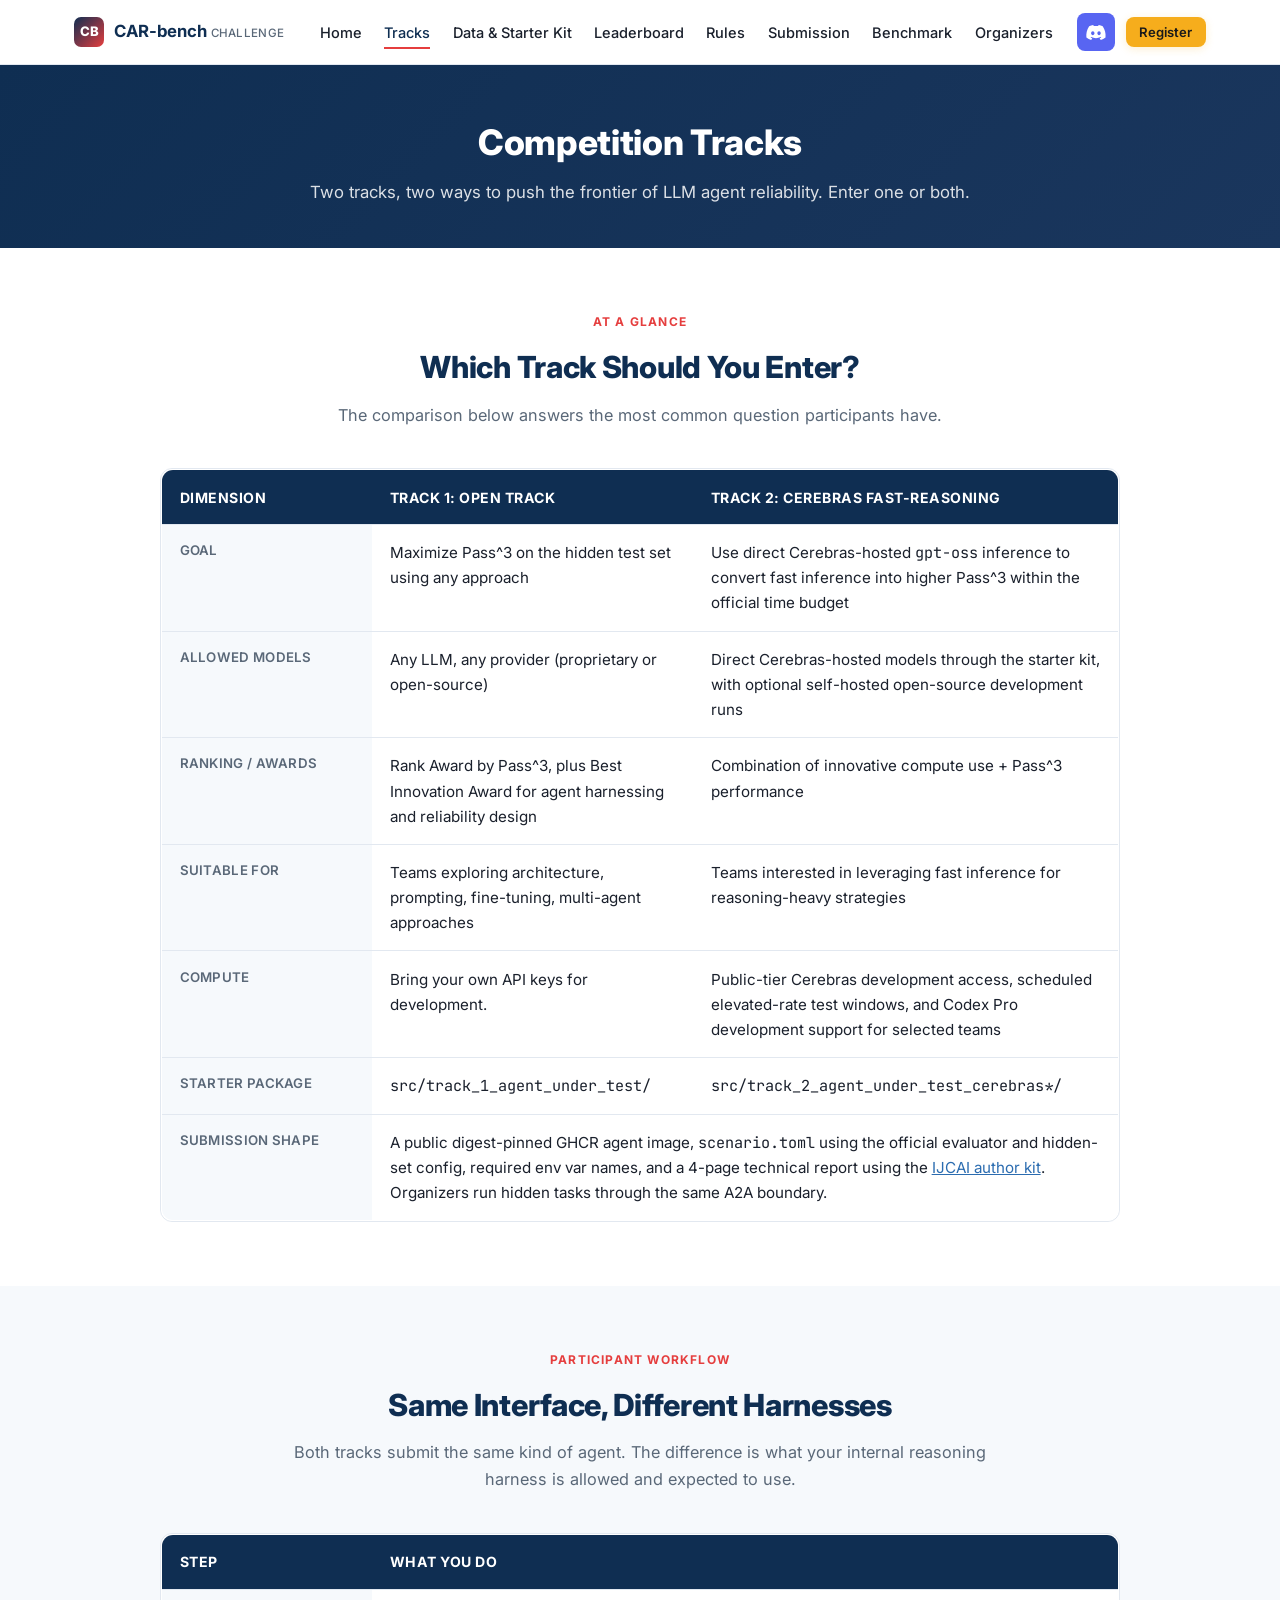
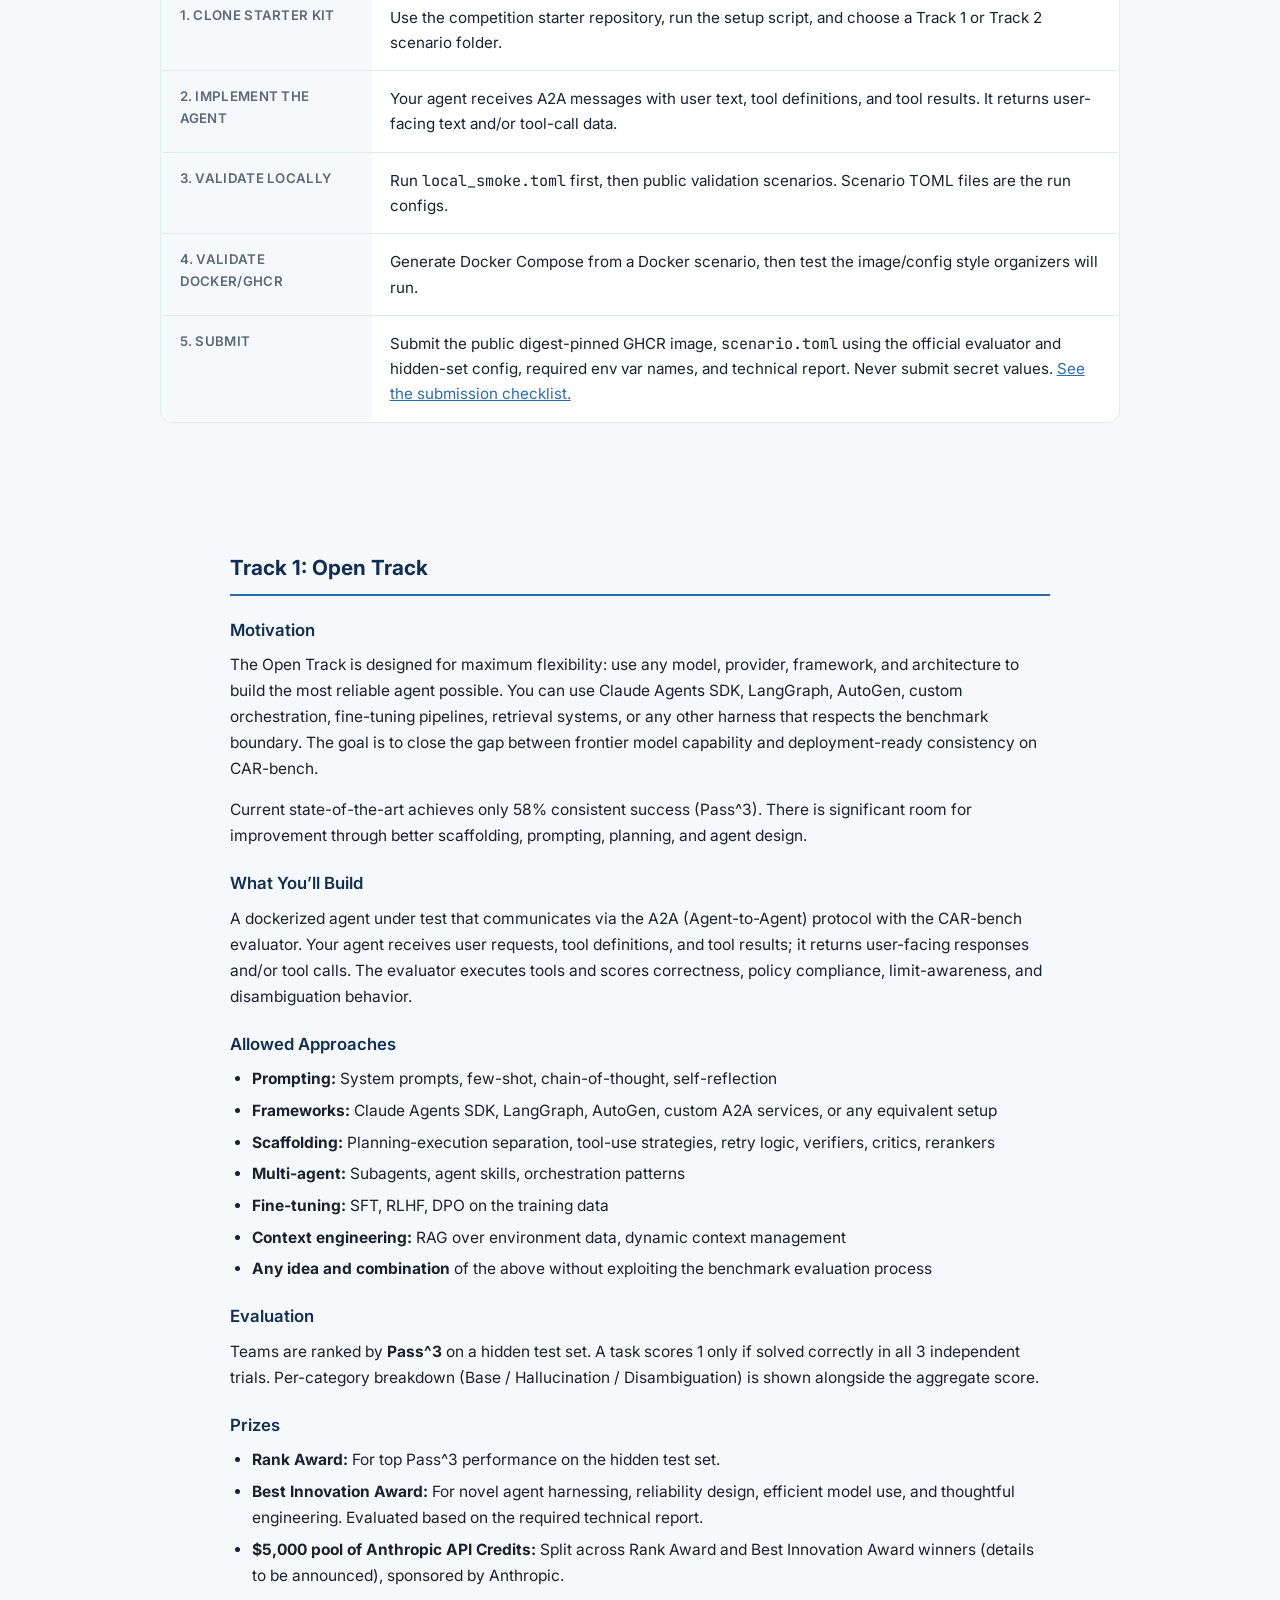
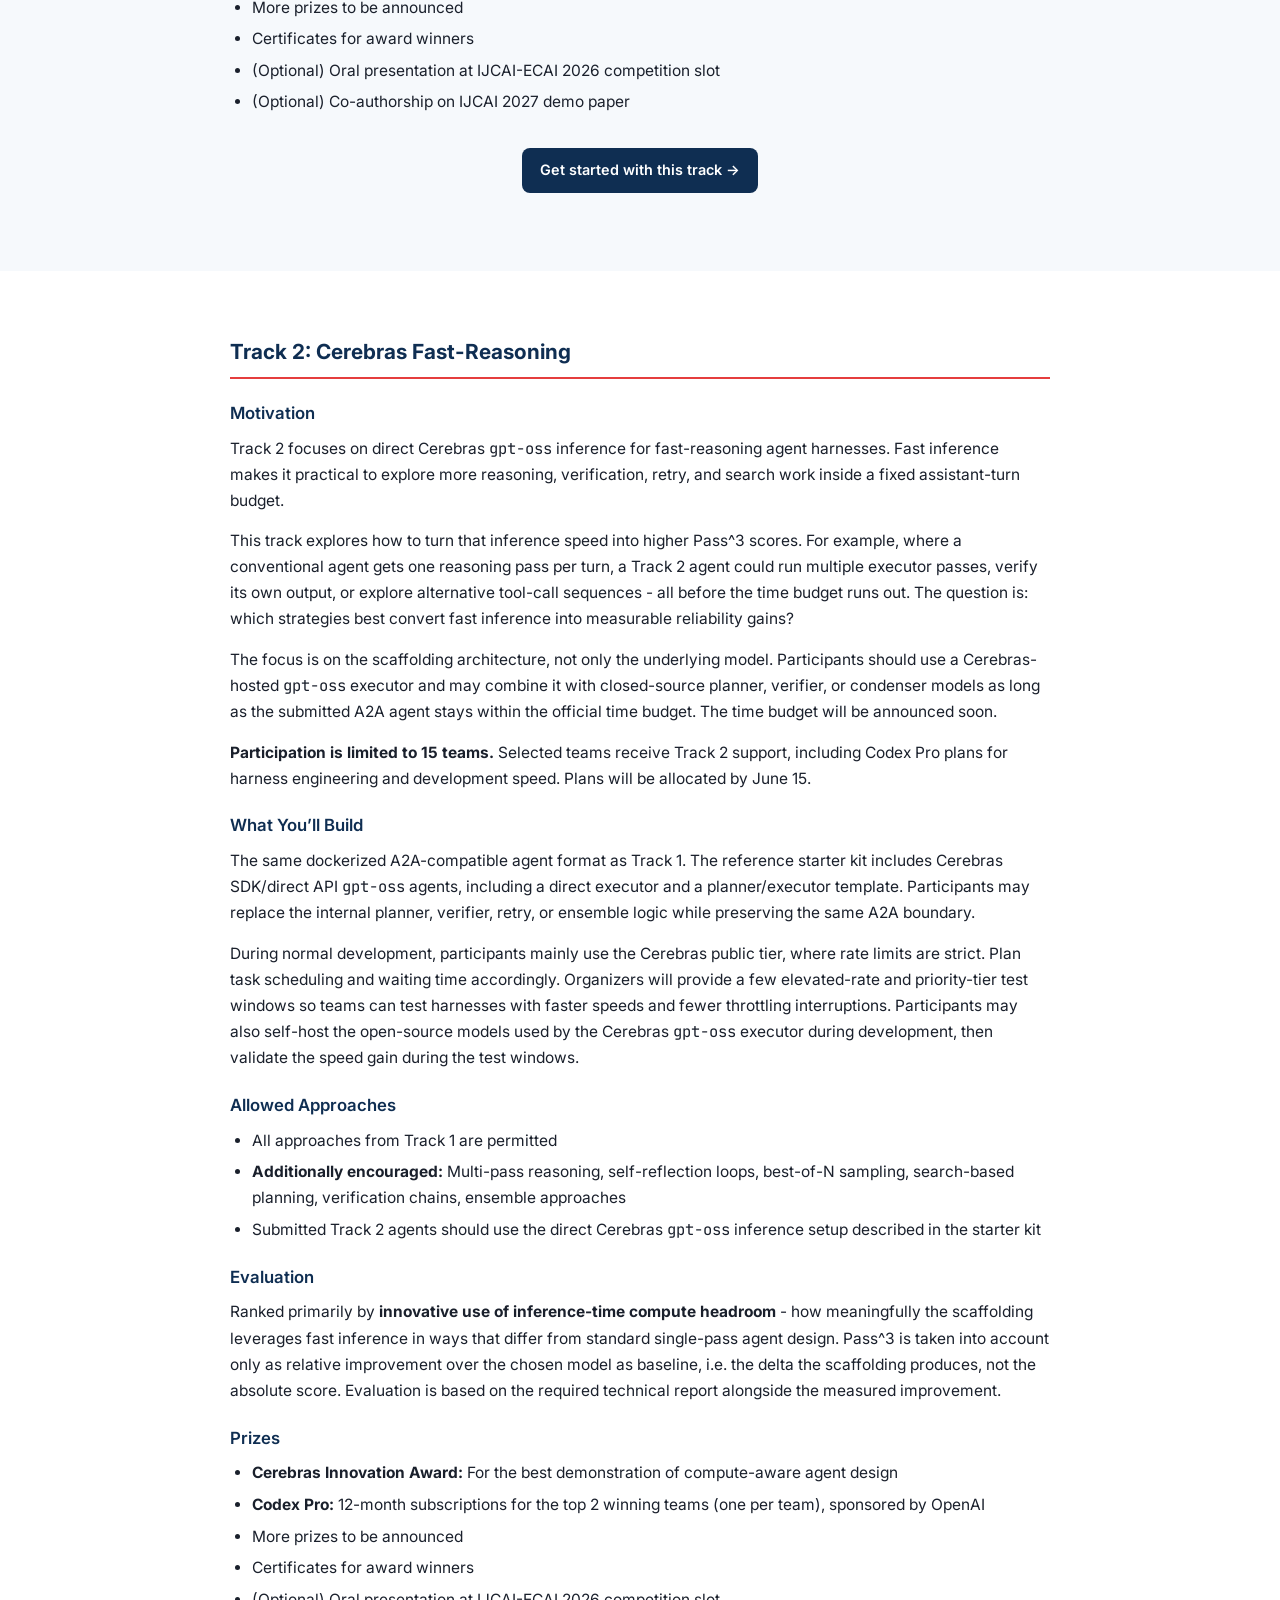
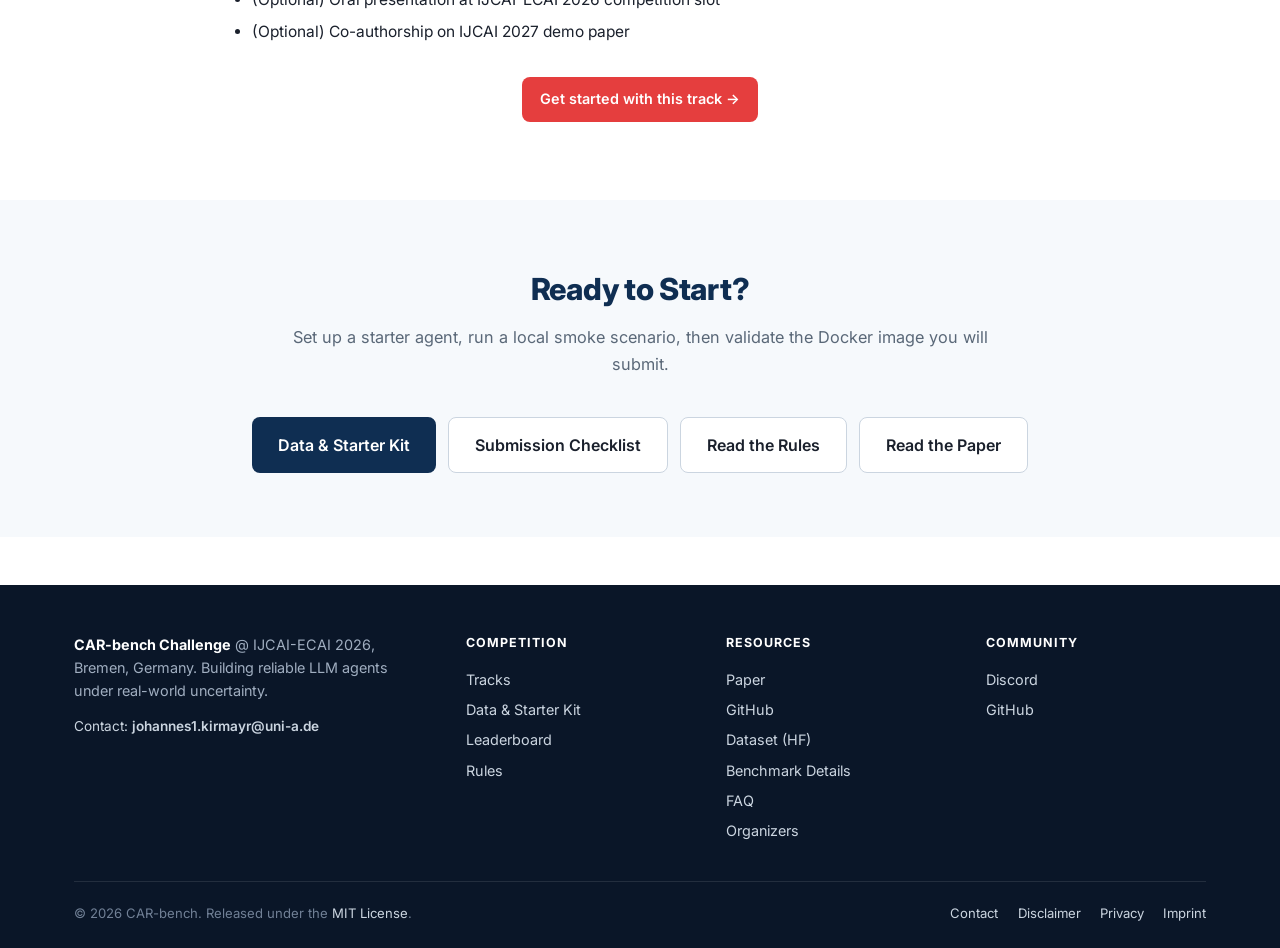
<file: docs/tracks.html>
<!DOCTYPE html>
<html lang="en">
<head>
    <meta charset="UTF-8">
    <meta name="viewport" content="width=device-width, initial-scale=1.0">
    <title>Tracks - CAR-bench Challenge @ IJCAI-ECAI 2026</title>
    <link rel="preconnect" href="https://fonts.googleapis.com">
    <link rel="preconnect" href="https://fonts.gstatic.com" crossorigin>
    <link href="https://fonts.googleapis.com/css2?family=Inter:wght@400;500;600;700;800&family=JetBrains+Mono:wght@400;500&display=swap" rel="stylesheet">
    <link rel="stylesheet" href="assets/css/style.css?v=20260519-registration">
</head>
<body>

<!-- Navigation -->
<nav class="topbar">
    <div class="container">
        <a href="index.html" class="brand">
            <span class="brand-mark">CB</span>
            <span>CAR-bench <span class="brand-sub">Challenge</span></span>
        </a>
        <button class="mobile-toggle" onclick="toggleNav()" aria-label="Toggle menu">&#9776;</button>
        <ul class="nav-links">
            <li><a href="index.html">Home</a></li>
            <li><a href="tracks.html">Tracks</a></li>
            <li><a href="data.html">Data &amp; Starter Kit</a></li>
            <li><a href="leaderboard.html">Leaderboard</a></li>
            <li><a href="rules.html">Rules</a></li>
            <li><a href="submission.html">Submission</a></li>
            <li><a href="benchmark.html">Benchmark</a></li>
            <li><a href="organizers.html">Organizers</a></li>
        </ul>
        <div class="nav-actions">
            <a href="https://discord.gg/SJnVC2wuW" target="_blank" class="discord-icon" title="Join our Discord" aria-label="Discord">
                <svg width="20" height="15" viewBox="0 0 71 55" fill="none"><path d="M60.1 4.9A58.5 58.5 0 0045.4.2a.2.2 0 00-.2.1 40.8 40.8 0 00-1.8 3.7 54 54 0 00-16.2 0A26.5 26.5 0 0025.4.3a.2.2 0 00-.2-.1A58.4 58.4 0 0010.5 4.9a.2.2 0 00-.1.1C1.5 18.7-.9 32.2.3 45.5v.1a58.7 58.7 0 0017.7 9a.2.2 0 00.3-.1 42 42 0 003.6-5.9.2.2 0 00-.1-.3 38.6 38.6 0 01-5.5-2.7.2.2 0 01 0-.4c.4-.3.7-.6 1.1-.8a.2.2 0 01.2 0c11.6 5.3 24.1 5.3 35.5 0a.2.2 0 01.2 0l1.1.9a.2.2 0 010 .3c-1.8 1-3.6 1.9-5.5 2.7a.2.2 0 00-.1.3 47.2 47.2 0 003.6 5.9.2.2 0 00.3.1A58.5 58.5 0 0070.4 45.6v-.1c1.4-15-2.3-28-9.8-39.6a.2.2 0 00-.1-.1zM23.7 37.3c-3.4 0-6.2-3.1-6.2-7s2.7-7 6.2-7 6.3 3.2 6.2 7-2.8 7-6.2 7zm23 0c-3.4 0-6.2-3.1-6.2-7s2.7-7 6.2-7 6.3 3.2 6.2 7-2.8 7-6.2 7z" fill="currentColor"/></svg>
            </a>
            <div class="register-menu">
                <button class="btn btn-cta btn-sm register-toggle" type="button" aria-expanded="false" aria-haspopup="true" onclick="toggleRegisterMenu(event)">Register</button>
                <div class="register-dropdown" role="menu">
                    <a href="https://forms.gle/7Dj2uD1sw6n42d6u5" target="_blank" rel="noopener noreferrer" class="register-option preferred" role="menuitem">
                        <span class="register-badge">Preferred</span>
                        <strong>Google Form</strong>
                        <span>Fastest registration path</span>
                    </a>
                    <a href="registration.html" class="register-option" role="menuitem">
                        <strong>Email fallback</strong>
                        <span>If Google Forms is inaccessible</span>
                    </a>
                </div>
            </div>
        </div>
    </div>
</nav>

<!-- Page header -->
<div class="page-header">
    <div class="container">
        <h1>Competition Tracks</h1>
        <p>Two tracks, two ways to push the frontier of LLM agent reliability. Enter one or both.</p>
    </div>
</div>

<!-- Comparison table -->
<section>
    <div class="container">
        <p class="eyebrow">At a Glance</p>
        <h2 class="section-title">Which Track Should You Enter?</h2>
        <p class="section-subtitle">The comparison below answers the most common question participants have.</p>

        <div class="table-wrapper" style="max-width:960px;margin:0 auto;">
            <table class="comparison-table">
                <thead>
                    <tr>
                        <th>Dimension</th>
                        <th>Track 1: Open Track</th>
                        <th>Track 2: Cerebras Fast-Reasoning</th>
                    </tr>
                </thead>
                <tbody>
                    <tr>
                        <th>Goal</th>
                        <td>Maximize Pass^3 on the hidden test set using any approach</td>
                        <td>Use direct Cerebras-hosted <code>gpt-oss</code> inference to convert fast inference into higher Pass^3 within the official time budget</td>
                    </tr>
                    <tr>
                        <th>Allowed Models</th>
                        <td>Any LLM, any provider (proprietary or open-source)</td>
                        <td>Direct Cerebras-hosted models through the starter kit, with optional self-hosted open-source development runs</td>
                    </tr>
                    <tr>
                        <th>Ranking / Awards</th>
                        <td>Rank Award by Pass^3, plus Best Innovation Award for agent harnessing and reliability design</td>
                        <td>Combination of innovative compute use + Pass^3 performance</td>
                    </tr>
                    <tr>
                        <th>Suitable For</th>
                        <td>Teams exploring architecture, prompting, fine-tuning, multi-agent approaches</td>
                        <td>Teams interested in leveraging fast inference for reasoning-heavy strategies</td>
                    </tr>
                    <tr>
                        <th>Compute</th>
                        <td>Bring your own API keys for development.</td>
                        <td>Public-tier Cerebras development access, scheduled elevated-rate test windows, and Codex Pro development support for selected teams</td>
                    </tr>
                    <tr>
                        <th>Starter Package</th>
                        <td><code>src/track_1_agent_under_test/</code></td>
                        <td><code>src/track_2_agent_under_test_cerebras*/</code></td>
                    </tr>
                    <tr>
                        <th>Submission Shape</th>
                        <td colspan="2">A public digest-pinned GHCR agent image, <code>scenario.toml</code> using the official evaluator and hidden-set config, required env var names, and a 4-page technical report using the <a href="https://www.ijcai.org/authors_kit" target="_blank" rel="noopener noreferrer">IJCAI author kit</a>. Organizers run hidden tasks through the same A2A boundary.</td>
                    </tr>
                </tbody>
            </table>
        </div>
    </div>
</section>

<!-- Participant workflow -->
<section class="section-alt">
    <div class="container">
        <p class="eyebrow">Participant Workflow</p>
        <h2 class="section-title">Same Interface, Different Harnesses</h2>
        <p class="section-subtitle">Both tracks submit the same kind of agent. The difference is what your internal reasoning harness is allowed and expected to use.</p>

        <div class="table-wrapper" style="max-width:960px;margin:0 auto;">
            <table class="comparison-table">
                <thead>
                    <tr>
                        <th>Step</th>
                        <th>What You Do</th>
                    </tr>
                </thead>
                <tbody>
                    <tr>
                        <th>1. Clone starter kit</th>
                        <td>Use the competition starter repository, run the setup script, and choose a Track 1 or Track 2 scenario folder.</td>
                    </tr>
                    <tr>
                        <th>2. Implement the agent</th>
                        <td>Your agent receives A2A messages with user text, tool definitions, and tool results. It returns user-facing text and/or tool-call data.</td>
                    </tr>
                    <tr>
                        <th>3. Validate locally</th>
                        <td>Run <code>local_smoke.toml</code> first, then public validation scenarios. Scenario TOML files are the run configs.</td>
                    </tr>
                    <tr>
                        <th>4. Validate Docker/GHCR</th>
                        <td>Generate Docker Compose from a Docker scenario, then test the image/config style organizers will run.</td>
                    </tr>
                    <tr>
                        <th>5. Submit</th>
                        <td>Submit the public digest-pinned GHCR image, <code>scenario.toml</code> using the official evaluator and hidden-set config, required env var names, and technical report. Never submit secret values. <a href="submission.html">See the submission checklist.</a></td>
                    </tr>
                </tbody>
            </table>
        </div>
    </div>
</section>

<!-- Track 1: Open -->
<section class="section-alt" id="open">
    <div class="container">
        <div class="rule-section" style="max-width:820px;margin:0 auto;">
            <h2 style="border-bottom-color:var(--color-primary-light);">Track 1: Open Track</h2>

            <h3>Motivation</h3>
            <p>The Open Track is designed for maximum flexibility: use any model, provider, framework, and architecture to build the most reliable agent possible. You can use Claude Agents SDK, LangGraph, AutoGen, custom orchestration, fine-tuning pipelines, retrieval systems, or any other harness that respects the benchmark boundary. The goal is to close the gap between frontier model capability and deployment-ready consistency on CAR-bench.</p>
            <p>Current state-of-the-art achieves only 58% consistent success (Pass^3). There is significant room for improvement through better scaffolding, prompting, planning, and agent design.</p>

            <h3>What You&rsquo;ll Build</h3>
            <p>A dockerized agent under test that communicates via the A2A (Agent-to-Agent) protocol with the CAR-bench evaluator. Your agent receives user requests, tool definitions, and tool results; it returns user-facing responses and/or tool calls. The evaluator executes tools and scores correctness, policy compliance, limit-awareness, and disambiguation behavior.</p>

            <h3>Allowed Approaches</h3>
            <ul>
                <li><strong>Prompting:</strong> System prompts, few-shot, chain-of-thought, self-reflection</li>
                <li><strong>Frameworks:</strong> Claude Agents SDK, LangGraph, AutoGen, custom A2A services, or any equivalent setup</li>
                <li><strong>Scaffolding:</strong> Planning-execution separation, tool-use strategies, retry logic, verifiers, critics, rerankers</li>
                <li><strong>Multi-agent:</strong> Subagents, agent skills, orchestration patterns</li>
                <li><strong>Fine-tuning:</strong> SFT, RLHF, DPO on the training data</li>
                <li><strong>Context engineering:</strong> RAG over environment data, dynamic context management</li>
                <li><strong>Any idea and combination</strong> of the above without exploiting the benchmark evaluation process</li>
            </ul>

            <h3>Evaluation</h3>
            <p>Teams are ranked by <strong>Pass^3</strong> on a hidden test set. A task scores 1 only if solved correctly in all 3 independent trials. Per-category breakdown (Base / Hallucination / Disambiguation) is shown alongside the aggregate score.</p>

            <h3>Prizes</h3>
            <ul>
                <li><strong>Rank Award:</strong> For top Pass^3 performance on the hidden test set.</li>
                <li><strong>Best Innovation Award:</strong> For novel agent harnessing, reliability design, efficient model use, and thoughtful engineering. Evaluated based on the required technical report.</li>
                <li><strong>$5,000 pool of Anthropic API Credits:</strong> Split across Rank Award and Best Innovation Award winners (details to be announced), sponsored by Anthropic.</li>
                <li>More prizes to be announced</li>
                <li>Certificates for award winners</li>
                <li>(Optional) Oral presentation at IJCAI-ECAI 2026 competition slot</li>
                <li>(Optional) Co-authorship on IJCAI 2027 demo paper</li>
            </ul>

            <p class="mt-2" style="text-align:center;">
                <a href="data.html" class="btn btn-primary">Get started with this track &rarr;</a>
            </p>
        </div>
    </div>
</section>

<!-- Track 2: Cerebras -->
<section id="cerebras">
    <div class="container">
        <div class="rule-section" style="max-width:820px;margin:0 auto;">
            <h2 style="border-bottom-color:var(--color-accent);">Track 2: Cerebras Fast-Reasoning</h2>

            <h3>Motivation</h3>
            <p>Track 2 focuses on direct Cerebras <code>gpt-oss</code> inference for fast-reasoning agent harnesses. Fast inference makes it practical to explore more reasoning, verification, retry, and search work inside a fixed assistant-turn budget.</p>
            <p>This track explores how to turn that inference speed into higher Pass^3 scores. For example, where a conventional agent gets one reasoning pass per turn, a Track 2 agent could run multiple executor passes, verify its own output, or explore alternative tool-call sequences - all before the time budget runs out. The question is: which strategies best convert fast inference into measurable reliability gains?</p>
            <p>The focus is on the scaffolding architecture, not only the underlying model. Participants should use a Cerebras-hosted <code>gpt-oss</code> executor and may combine it with closed-source planner, verifier, or condenser models as long as the submitted A2A agent stays within the official time budget. The time budget will be announced soon.</p>
            <p><strong>Participation is limited to 15 teams.</strong> Selected teams receive Track 2 support, including Codex Pro plans for harness engineering and development speed. Plans will be allocated by June 15.</p>

            <h3>What You&rsquo;ll Build</h3>
            <p>The same dockerized A2A-compatible agent format as Track 1. The reference starter kit includes Cerebras SDK/direct API <code>gpt-oss</code> agents, including a direct executor and a planner/executor template. Participants may replace the internal planner, verifier, retry, or ensemble logic while preserving the same A2A boundary.</p>
            <p>During normal development, participants mainly use the Cerebras public tier, where rate limits are strict. Plan task scheduling and waiting time accordingly. Organizers will provide a few elevated-rate and priority-tier test windows so teams can test harnesses with faster speeds and fewer throttling interruptions. Participants may also self-host the open-source models used by the Cerebras <code>gpt-oss</code> executor during development, then validate the speed gain during the test windows.</p>

            <h3>Allowed Approaches</h3>
            <ul>
                <li>All approaches from Track 1 are permitted</li>
                <li><strong>Additionally encouraged:</strong> Multi-pass reasoning, self-reflection loops, best-of-N sampling, search-based planning, verification chains, ensemble approaches</li>
                <li>Submitted Track 2 agents should use the direct Cerebras <code>gpt-oss</code> inference setup described in the starter kit</li>
            </ul>

            <h3>Evaluation</h3>
            <p>Ranked primarily by <strong>innovative use of inference-time compute headroom</strong> - how meaningfully the scaffolding leverages fast inference in ways that differ from standard single-pass agent design. Pass^3 is taken into account only as relative improvement over the chosen model as baseline, i.e. the delta the scaffolding produces, not the absolute score. Evaluation is based on the required technical report alongside the measured improvement.</p>

            <h3>Prizes</h3>
            <ul>
                <li><strong>Cerebras Innovation Award:</strong> For the best demonstration of compute-aware agent design</li>
                <li><strong>Codex Pro:</strong> 12-month subscriptions for the top 2 winning teams (one per team), sponsored by OpenAI</li>
                <li>More prizes to be announced</li>
                <li>Certificates for award winners</li>
                <li>(Optional) Oral presentation at IJCAI-ECAI 2026 competition slot</li>
                <li>(Optional) Co-authorship on IJCAI 2027 demo paper</li>
            </ul>

            <p class="mt-2" style="text-align:center;">
                <a href="data.html" class="btn btn-accent">Get started with this track &rarr;</a>
            </p>
        </div>
    </div>
</section>

<!-- CTA -->
<section class="section-alt" style="text-align:center;">
    <div class="container">
        <h2 class="section-title">Ready to Start?</h2>
        <p class="section-subtitle">Set up a starter agent, run a local smoke scenario, then validate the Docker image you will submit.</p>
        <div class="hero-buttons">
            <a href="data.html" class="btn btn-primary btn-lg">Data &amp; Starter Kit</a>
            <a href="submission.html" class="btn btn-outline btn-lg">Submission Checklist</a>
            <a href="rules.html" class="btn btn-outline btn-lg">Read the Rules</a>
            <a href="https://huggingface.co/papers/2601.22027" class="btn btn-outline btn-lg" target="_blank">Read the Paper</a>
        </div>
    </div>
</section>

<!-- Footer -->
<footer class="site-footer">
    <div class="container">
        <div class="footer-grid">
            <div class="footer-col">
                <p class="footer-about"><strong>CAR-bench Challenge</strong> @ IJCAI-ECAI 2026, Bremen, Germany. Building reliable LLM agents under real-world uncertainty.</p>
                <p class="footer-contact">Contact: <a href="mailto:johannes1.kirmayr@uni-a.de">johannes1.kirmayr@uni-a.de</a></p>
            </div>
            <div class="footer-col">
                <h4>Competition</h4>
                <ul>
                    <li><a href="tracks.html">Tracks</a></li>
                    <li><a href="data.html">Data &amp; Starter Kit</a></li>
                    <li><a href="leaderboard.html">Leaderboard</a></li>
                    <li><a href="rules.html">Rules</a></li>
        
                </ul>
            </div>
            <div class="footer-col">
                <h4>Resources</h4>
                <ul>
                    <li><a href="https://huggingface.co/papers/2601.22027" target="_blank">Paper</a></li>
                    <li><a href="https://github.com/CAR-bench/car-bench-ijcai" target="_blank">GitHub</a></li>
                    <li><a href="https://huggingface.co/datasets/johanneskirmayr/car-bench-dataset" target="_blank">Dataset (HF)</a></li>
                    <li><a href="benchmark.html">Benchmark Details</a></li>
                    <li><a href="faq.html">FAQ</a></li>
                    <li><a href="organizers.html">Organizers</a></li>
                </ul>
            </div>
            <div class="footer-col">
                <h4>Community</h4>
                <ul>
                    <li><a href="https://discord.gg/SJnVC2wuW" target="_blank">Discord</a></li>
                    <li><a href="https://github.com/CAR-bench/car-bench-ijcai" target="_blank">GitHub</a></li>
                </ul>
            </div>
        </div>
        <div class="footer-bottom">
            <span>&copy; 2026 CAR-bench. Released under the <a href="https://github.com/CAR-bench/car-bench-ijcai/blob/main/LICENSE">MIT License</a>.</span>
            <div class="footer-bottom-links">
                <a href="organizers.html#contact">Contact</a>
                <a href="disclaimer.html">Disclaimer</a>
                <a href="privacy.html">Privacy</a>
                <a href="#imprint" onclick="document.getElementById('imprint').style.display=document.getElementById('imprint').style.display==='block'?'none':'block';return false;">Imprint</a>
            </div>
        </div>
        <div id="imprint" style="display:none;text-align:left;margin-top:1rem;padding-top:1rem;border-top:1px solid var(--color-border);font-size:0.82rem;color:var(--color-text-light);line-height:1.6;">
            <strong>Imprint (&sect; 5 TMG)</strong><br>
            Johannes Kirmayr M.Sc.<br>
            Chair for Human-Centered Artificial Intelligence<br>
            Universit&auml;tsstra&szlig;e 6a, 86159 Augsburg, Germany<br>
            Email: <a href="mailto:johannes1.kirmayr@uni-a.de">johannes1.kirmayr@uni-a.de</a>
        </div>
    </div>
</footer>

<script src="assets/js/main.js?v=20260519-registration"></script>
</body>
</html>
</file>
<file: website/assets/css/style.css>
/* CAR-bench Challenge @ IJCAI-ECAI 2026 — shared styles */

:root {
    --color-primary: #0f2e52;
    --color-primary-light: #2b6cb0;
    --color-accent: #e53e3e;
    --color-accent-hover: #c53030;
    --color-cta: #f6ad1c;
    --color-cta-hover: #e09500;
    --color-bg: #ffffff;
    --color-bg-alt: #f6f9fc;
    --color-bg-dark: #0a1628;
    --color-text: #1a202c;
    --color-text-light: #5a6878;
    --color-border: #e2e8f0;
    --color-border-strong: #cbd5e0;
    --color-code-bg: #edf2f7;
    --color-base: #3182ce;
    --color-hall: #e53e3e;
    --color-disamb: #d69e2e;
    --color-success: #38a169;
    --color-discord: #5865F2;
    --max-width: 1180px;
    --max-width-narrow: 960px;
    --section-padding: 4rem 0;
}

* {
    margin: 0;
    padding: 0;
    box-sizing: border-box;
}

html { scroll-behavior: smooth; }

body {
    font-family: 'Inter', -apple-system, BlinkMacSystemFont, sans-serif;
    color: var(--color-text);
    line-height: 1.65;
    background: var(--color-bg);
    -webkit-font-smoothing: antialiased;
}

.container {
    max-width: var(--max-width);
    margin: 0 auto;
    padding: 0 1.5rem;
}

.container.narrow { max-width: var(--max-width-narrow); }

a { color: var(--color-primary-light); }
a:hover { color: var(--color-primary); }

code, pre {
    font-family: 'JetBrains Mono', 'SF Mono', Consolas, monospace;
}

/* ===== Navigation ===== */
nav.topbar {
    position: sticky;
    top: 0;
    width: 100%;
    background: rgba(255, 255, 255, 0.97);
    backdrop-filter: blur(10px);
    border-bottom: 1px solid var(--color-border);
    z-index: 1000;
}

.topbar .container {
    display: flex;
    align-items: center;
    justify-content: space-between;
    height: 64px;
    gap: 1.5rem;
}

.brand {
    display: flex;
    align-items: center;
    gap: 0.6rem;
    font-weight: 700;
    color: var(--color-primary);
    text-decoration: none;
    font-size: 1.05rem;
    white-space: nowrap;
}

.brand .brand-mark {
    width: 30px;
    height: 30px;
    border-radius: 7px;
    background: linear-gradient(135deg, var(--color-primary) 0%, var(--color-accent) 100%);
    display: inline-flex;
    align-items: center;
    justify-content: center;
    color: white;
    font-size: 0.82rem;
    font-weight: 800;
    letter-spacing: -0.5px;
}

.brand-sub {
    font-size: 0.72rem;
    color: var(--color-text-light);
    font-weight: 500;
    letter-spacing: 0.3px;
    text-transform: uppercase;
}

.nav-links {
    display: flex;
    gap: 1.4rem;
    list-style: none;
    margin-left: auto;
}

.nav-links a {
    text-decoration: none;
    color: var(--color-text);
    font-size: 0.91rem;
    font-weight: 500;
    padding: 0.35rem 0;
    border-bottom: 2px solid transparent;
    transition: color 0.15s, border-color 0.15s;
}

.nav-links a:hover { color: var(--color-primary); }
.nav-links a.active { color: var(--color-primary); border-bottom-color: var(--color-accent); }

.nav-actions {
    display: flex;
    align-items: center;
    gap: 0.7rem;
}

.discord-icon {
    display: inline-flex;
    align-items: center;
    justify-content: center;
    width: 38px;
    height: 38px;
    border-radius: 8px;
    background: var(--color-discord);
    color: white;
    text-decoration: none;
    font-size: 1.05rem;
    transition: transform 0.15s, box-shadow 0.15s;
}
.discord-icon:hover { transform: translateY(-1px); color: white; box-shadow: 0 4px 12px rgba(88,101,242,0.35); }

.btn {
    display: inline-flex;
    align-items: center;
    gap: 0.5rem;
    padding: 0.65rem 1.15rem;
    border-radius: 8px;
    text-decoration: none;
    font-weight: 600;
    font-size: 0.9rem;
    transition: all 0.15s;
    border: none;
    cursor: pointer;
    white-space: nowrap;
    font-family: inherit;
}

.btn-cta {
    background: var(--color-cta);
    color: #1a1a1a;
}
.btn-cta:hover { background: var(--color-cta-hover); color: #1a1a1a; transform: translateY(-1px); box-shadow: 0 6px 18px rgba(246,173,28,0.35); }

.btn-primary {
    background: var(--color-primary);
    color: white;
}
.btn-primary:hover { background: var(--color-primary-light); color: white; transform: translateY(-1px); }

.btn-accent {
    background: var(--color-accent);
    color: white;
}
.btn-accent:hover { background: var(--color-accent-hover); color: white; transform: translateY(-1px); }

.btn-outline {
    background: white;
    color: var(--color-text);
    border: 1.5px solid var(--color-border-strong);
}
.btn-outline:hover { border-color: var(--color-primary); color: var(--color-primary); }

.btn-sm { padding: 0.45rem 0.85rem; font-size: 0.82rem; }
.btn-lg { padding: 0.85rem 1.6rem; font-size: 1rem; }

.mobile-toggle {
    display: none;
    background: none;
    border: none;
    font-size: 1.3rem;
    cursor: pointer;
    color: var(--color-text);
}

/* ===== Announcement bar ===== */
.announce-bar {
    background: var(--color-primary);
    color: white;
    font-size: 0.85rem;
    padding: 0.55rem 0;
    text-align: center;
}
.announce-bar a { color: var(--color-cta); font-weight: 600; text-decoration: none; }
.announce-bar a:hover { text-decoration: underline; }

/* ===== Hero ===== */
.hero {
    position: relative;
    padding: 4.5rem 0 3.5rem;
    background: linear-gradient(135deg, #f6f9fc 0%, #e8eef7 100%);
    border-bottom: 1px solid var(--color-border);
    overflow: hidden;
}

.hero::before {
    content: '';
    position: absolute;
    inset: 0;
    background-image:
        radial-gradient(circle at 15% 30%, rgba(43,108,176,0.08) 0, transparent 40%),
        radial-gradient(circle at 85% 70%, rgba(229,62,62,0.06) 0, transparent 40%);
    pointer-events: none;
}

.hero .container { position: relative; }

.hero-badges {
    display: flex;
    justify-content: center;
    gap: 0.5rem;
    flex-wrap: wrap;
    margin-bottom: 1.25rem;
}

.venue-badge {
    display: inline-flex;
    align-items: center;
    gap: 0.4rem;
    background: var(--color-primary);
    color: white;
    padding: 0.35rem 0.95rem;
    border-radius: 20px;
    font-size: 0.78rem;
    font-weight: 600;
    letter-spacing: 0.4px;
    text-decoration: none;
}
.venue-badge.accent { background: var(--color-accent); }
.venue-badge.light { background: white; color: var(--color-primary); border: 1.5px solid var(--color-primary); }

.hero h1 {
    font-size: 2.6rem;
    font-weight: 800;
    color: var(--color-primary);
    line-height: 1.15;
    max-width: 900px;
    margin: 0 auto 1rem;
    text-align: center;
    letter-spacing: -0.02em;
}

.hero h1 em {
    color: var(--color-accent);
    font-style: normal;
    font-weight: 800;
}

.hero .subtitle {
    font-size: 1.15rem;
    color: var(--color-text-light);
    max-width: 760px;
    margin: 0 auto 2rem;
    text-align: center;
    line-height: 1.55;
}

.hero-buttons {
    display: flex;
    gap: 0.8rem;
    justify-content: center;
    flex-wrap: wrap;
}

/* Hero logo strip */
.hero-logos {
    margin-top: 2.2rem;
    padding-top: 1.5rem;
    border-top: 1px solid rgba(0,0,0,0.07);
}
.hero-logos-label {
    display: block;
    font-size: 0.7rem;
    text-transform: uppercase;
    letter-spacing: 1.2px;
    color: var(--color-text-light);
    font-weight: 600;
    margin-bottom: 0.9rem;
}
.hero-logos-row {
    display: flex;
    align-items: center;
    justify-content: center;
    gap: 1.6rem;
    flex-wrap: wrap;
}
.hero-logo {
    opacity: 0.85;
    transition: opacity 0.15s;
    text-decoration: none;
    display: inline-flex;
    align-items: center;
    font-size: 1.05rem;
    font-weight: 600;
    color: #718096;
}
.hero-logo:hover { opacity: 1; color: #4a5568; }
.hero-logo-sep {
    width: 1px;
    height: 20px;
    background: var(--color-border-strong);
    flex-shrink: 0;
}
@media (max-width: 700px) {
    .hero-logos-row { gap: 1rem 1.3rem; }
    .hero-logo-sep { display: none; }
}

/* Countdown */
.countdown {
    display: inline-block;
    position: relative;
    background: white;
    border: 1px solid var(--color-border);
    border-radius: 12px;
    padding: 0.8rem 2.4rem 0.8rem 1.1rem;
    box-shadow: 0 2px 10px rgba(0,0,0,0.05);
    text-align: center;
    margin-top: 1.8rem;
}

.countdown-close {
    position: absolute;
    top: 0.35rem;
    right: 0.45rem;
    background: none;
    border: none;
    font-size: 1.15rem;
    color: var(--color-text-light);
    cursor: pointer;
    line-height: 1;
    padding: 0.15rem 0.35rem;
    border-radius: 4px;
    transition: background 0.15s, color 0.15s;
}
.countdown-close:hover { background: var(--color-bg-alt); color: var(--color-text); }

.countdown-label {
    font-size: 0.7rem;
    text-transform: uppercase;
    letter-spacing: 0.6px;
    color: var(--color-text-light);
    font-weight: 600;
    margin-bottom: 0.2rem;
}
.countdown-event {
    font-size: 0.85rem;
    font-weight: 700;
    color: var(--color-primary);
    margin-bottom: 0.35rem;
}
.countdown-timer {
    display: flex;
    justify-content: center;
    gap: 0.4rem;
    font-variant-numeric: tabular-nums;
}
.countdown-unit {
    background: var(--color-bg-alt);
    border-radius: 6px;
    padding: 0.25rem 0.45rem;
    min-width: 38px;
}
.countdown-unit .num {
    display: block;
    font-size: 1rem;
    font-weight: 700;
    color: var(--color-primary);
    line-height: 1;
}
.countdown-unit .lbl {
    display: block;
    font-size: 0.6rem;
    color: var(--color-text-light);
    text-transform: uppercase;
    margin-top: 2px;
}


/* ===== Sections ===== */
section { padding: var(--section-padding); }

.section-alt { background: var(--color-bg-alt); }

.section-title {
    font-size: 1.9rem;
    font-weight: 800;
    color: var(--color-primary);
    margin-bottom: 0.6rem;
    text-align: center;
    letter-spacing: -0.01em;
}

.section-subtitle {
    text-align: center;
    color: var(--color-text-light);
    max-width: 720px;
    margin: 0 auto 2.5rem;
    font-size: 1.02rem;
}

.eyebrow {
    font-size: 0.75rem;
    text-transform: uppercase;
    letter-spacing: 1.2px;
    font-weight: 700;
    color: var(--color-accent);
    text-align: center;
    margin-bottom: 0.6rem;
}

/* Announcements strip */
.announcements {
    max-width: var(--max-width-narrow);
    margin: 0 auto;
    background: white;
    border: 1px solid var(--color-border);
    border-radius: 12px;
    padding: 1.25rem 1.5rem;
}

.announcements h3 {
    font-size: 0.8rem;
    text-transform: uppercase;
    letter-spacing: 1px;
    color: var(--color-text-light);
    margin-bottom: 0.8rem;
    font-weight: 700;
}

.announce-item {
    display: flex;
    gap: 0.9rem;
    padding: 0.5rem 0;
    border-top: 1px solid var(--color-border);
    font-size: 0.93rem;
    line-height: 1.5;
}
.announce-item:first-of-type { border-top: none; padding-top: 0; }

.announce-date {
    flex-shrink: 0;
    width: 95px;
    font-size: 0.78rem;
    font-weight: 700;
    color: var(--color-accent);
    text-transform: uppercase;
    letter-spacing: 0.4px;
    padding-top: 0.1rem;
}

/* Prose */
.prose { max-width: 760px; margin: 0 auto; font-size: 1.02rem; line-height: 1.75; }
.prose p { margin-bottom: 1.1rem; color: var(--color-text); }
.prose p strong { color: var(--color-primary); }
.prose h3 { font-size: 1.25rem; color: var(--color-primary); margin: 2rem 0 0.8rem; }
.prose ul, .prose ol { margin: 0.5rem 0 1.1rem 1.4rem; }
.prose li { margin-bottom: 0.4rem; }
.prose a { text-decoration: underline; text-decoration-color: rgba(43,108,176,0.3); text-underline-offset: 3px; }

/* Tracks cards */
.tracks-grid {
    display: grid;
    grid-template-columns: 1fr 1fr;
    gap: 1.5rem;
    max-width: var(--max-width-narrow);
    margin: 0 auto;
}

.track-card {
    background: white;
    border: 1px solid var(--color-border);
    border-radius: 14px;
    padding: 1.8rem;
    display: flex;
    flex-direction: column;
    gap: 0.9rem;
    position: relative;
    overflow: hidden;
    transition: transform 0.2s, box-shadow 0.2s;
}
.track-card:hover { transform: translateY(-3px); box-shadow: 0 12px 30px rgba(15,46,82,0.08); }

.track-card::before {
    content: '';
    position: absolute;
    top: 0; left: 0; right: 0;
    height: 5px;
}
.track-card.open::before { background: linear-gradient(90deg, #2b6cb0, #3182ce); }
.track-card.cerebras::before { background: linear-gradient(90deg, #e53e3e, #f6ad1c); }

.track-icon {
    width: 52px;
    height: 52px;
    border-radius: 12px;
    display: inline-flex;
    align-items: center;
    justify-content: center;
    color: white;
    font-size: 1.3rem;
}
.track-card.open .track-icon { background: #2b6cb0; }
.track-card.cerebras .track-icon { background: #e53e3e; }

.track-card h3 { font-size: 1.2rem; color: var(--color-primary); font-weight: 700; }
.track-card .track-pitch { font-size: 0.96rem; color: var(--color-text-light); line-height: 1.6; }
.track-card .track-link {
    margin-top: auto;
    padding-top: 0.5rem;
    color: var(--color-primary-light);
    text-decoration: none;
    font-weight: 600;
    font-size: 0.9rem;
}
.track-card .track-link:hover { color: var(--color-primary); }

@media (max-width: 820px) {
    .tracks-grid { grid-template-columns: 1fr; }
}

/* Comparison table */
.comparison-table {
    width: 100%;
    border-collapse: collapse;
    background: white;
    border: 1px solid var(--color-border);
    border-radius: 12px;
    overflow: hidden;
}
.comparison-table th, .comparison-table td {
    padding: 0.95rem 1.1rem;
    text-align: left;
    border-bottom: 1px solid var(--color-border);
    vertical-align: top;
    font-size: 0.95rem;
}
.comparison-table thead th {
    background: var(--color-primary);
    color: white;
    font-weight: 700;
    font-size: 0.88rem;
    text-transform: uppercase;
    letter-spacing: 0.5px;
}
.comparison-table tbody th {
    font-weight: 600;
    color: var(--color-text-light);
    background: var(--color-bg-alt);
    font-size: 0.83rem;
    text-transform: uppercase;
    letter-spacing: 0.3px;
    width: 22%;
}

/* Baseline table */
.baseline-table {
    width: 100%;
    border-collapse: collapse;
    background: white;
    font-size: 0.92rem;
}
.baseline-table th, .baseline-table td {
    padding: 0.7rem 1rem;
    border-bottom: 1px solid var(--color-border);
    text-align: left;
    white-space: nowrap;
}
.baseline-table thead th {
    background: var(--color-primary);
    color: white;
    font-weight: 600;
    font-size: 0.83rem;
    text-align: left;
}
.baseline-table thead th.num { text-align: right; }
.baseline-table td.num { text-align: right; font-variant-numeric: tabular-nums; }
.baseline-table tbody tr:hover { background: var(--color-bg-alt); }
.baseline-table .highlight { color: var(--color-accent); font-weight: 700; }

.table-wrapper {
    overflow-x: auto;
    border: 1px solid var(--color-border);
    border-radius: 12px;
    background: white;
}

/* Sponsor section */
.sponsor-tier {
    margin-bottom: 2.2rem;
}

.sponsor-tier-label {
    font-size: 0.72rem;
    text-transform: uppercase;
    letter-spacing: 1.2px;
    color: var(--color-text-light);
    text-align: center;
    margin-bottom: 1rem;
    font-weight: 700;
}

.sponsor-logos {
    display: flex;
    flex-wrap: wrap;
    justify-content: center;
    align-items: center;
    gap: 2.5rem;
}

.sponsor-logo {
    display: inline-flex;
    align-items: center;
    justify-content: center;
    padding: 1rem 1.5rem;
    background: white;
    border: 1px solid var(--color-border);
    border-radius: 10px;
    color: var(--color-primary);
    font-weight: 700;
    font-size: 1.1rem;
    text-decoration: none;
    min-width: 170px;
    min-height: 70px;
    text-align: center;
    transition: transform 0.15s, box-shadow 0.15s;
}
.sponsor-logo:hover { transform: translateY(-2px); box-shadow: 0 6px 18px rgba(0,0,0,0.07); }

.sponsor-logo.platinum { font-size: 1.3rem; min-width: 220px; min-height: 90px; }
.sponsor-logo.academic { font-size: 0.95rem; min-width: 150px; min-height: 60px; }

/* Citation block */
.citation-box {
    max-width: var(--max-width-narrow);
    margin: 0 auto;
    background: var(--color-bg-dark);
    color: #e2e8f0;
    border-radius: 12px;
    padding: 1.3rem 1.5rem;
    position: relative;
    font-family: 'JetBrains Mono', monospace;
    font-size: 0.82rem;
    line-height: 1.55;
    overflow-x: auto;
}
.citation-box pre { white-space: pre; }
.copy-btn {
    position: absolute;
    top: 0.7rem;
    right: 0.7rem;
    background: rgba(255,255,255,0.1);
    color: white;
    border: 1px solid rgba(255,255,255,0.2);
    padding: 0.4rem 0.75rem;
    border-radius: 6px;
    cursor: pointer;
    font-size: 0.75rem;
    font-weight: 600;
    font-family: inherit;
    transition: background 0.15s;
}
.copy-btn:hover { background: rgba(255,255,255,0.2); }

/* Footer */
footer.site-footer {
    background: var(--color-bg-dark);
    color: #cbd5e0;
    padding: 3rem 0 1.5rem;
    margin-top: 3rem;
}

footer.site-footer a { color: #cbd5e0; text-decoration: none; }
footer.site-footer a:hover { color: white; text-decoration: underline; }

.footer-grid {
    display: grid;
    grid-template-columns: 1.6fr 1fr 1fr 1fr;
    gap: 2.5rem;
    padding-bottom: 2rem;
    border-bottom: 1px solid rgba(255,255,255,0.1);
}

.footer-col h4 {
    font-size: 0.78rem;
    text-transform: uppercase;
    letter-spacing: 1px;
    color: white;
    margin-bottom: 0.9rem;
    font-weight: 700;
}

.footer-col ul { list-style: none; }
.footer-col li { margin-bottom: 0.4rem; font-size: 0.9rem; }

.footer-about { font-size: 0.9rem; line-height: 1.6; color: #a0aec0; }
.footer-about strong { color: white; }

.footer-contact {
    margin-top: 0.8rem;
    font-size: 0.85rem;
}
.footer-contact a { color: var(--color-cta); font-weight: 600; }

.footer-bottom {
    padding-top: 1.3rem;
    display: flex;
    justify-content: space-between;
    flex-wrap: wrap;
    gap: 1rem;
    font-size: 0.82rem;
    color: #718096;
}

.footer-bottom-links { display: flex; gap: 1.2rem; }

@media (max-width: 800px) {
    .footer-grid { grid-template-columns: 1fr 1fr; }
}
@media (max-width: 480px) {
    .footer-grid { grid-template-columns: 1fr; }
}

/* Page header (non-home pages) */
.page-header {
    background: linear-gradient(135deg, var(--color-primary) 0%, #1a365d 100%);
    color: white;
    padding: 3rem 0 2.6rem;
    text-align: center;
}
.page-header h1 {
    font-size: 2.2rem;
    font-weight: 800;
    letter-spacing: -0.01em;
    margin-bottom: 0.5rem;
}
.page-header p {
    font-size: 1.05rem;
    color: rgba(255,255,255,0.85);
    max-width: 720px;
    margin: 0 auto;
}

/* Organizer cards */
.org-group-label {
    font-size: 0.78rem;
    text-transform: uppercase;
    letter-spacing: 1.2px;
    color: var(--color-accent);
    text-align: center;
    margin: 2.5rem 0 1.5rem;
    font-weight: 700;
}

.org-grid {
    display: grid;
    grid-template-columns: repeat(auto-fit, minmax(270px, 1fr));
    gap: 1.3rem;
    max-width: var(--max-width-narrow);
    margin: 0 auto;
}

.org-card {
    background: white;
    border: 1px solid var(--color-border);
    border-radius: 12px;
    padding: 1.4rem 1.3rem;
    display: flex;
    flex-direction: column;
    gap: 0.6rem;
    transition: transform 0.2s, box-shadow 0.2s;
}
.org-card:hover { transform: translateY(-2px); box-shadow: 0 10px 24px rgba(15,46,82,0.08); }

.org-avatar {
    width: 78px;
    height: 78px;
    border-radius: 50%;
    background: linear-gradient(135deg, var(--color-primary), var(--color-accent));
    color: white;
    font-size: 1.8rem;
    font-weight: 800;
    display: inline-flex;
    align-items: center;
    justify-content: center;
    margin-bottom: 0.3rem;
    object-fit: cover;
}

.org-name {
    font-size: 1.05rem;
    font-weight: 700;
    color: var(--color-primary);
    line-height: 1.3;
}
.org-name a { color: var(--color-primary); text-decoration: none; }
.org-name a:hover { text-decoration: underline; }

.org-title {
    font-size: 0.85rem;
    color: var(--color-text-light);
    line-height: 1.4;
}

.org-bio {
    font-size: 0.87rem;
    color: var(--color-text);
    line-height: 1.5;
    margin-top: 0.3rem;
}

.org-tag {
    display: inline-block;
    font-size: 0.72rem;
    font-weight: 600;
    text-transform: uppercase;
    letter-spacing: 0.04em;
    padding: 0.2rem 0.55rem;
    border-radius: 999px;
    margin-bottom: 0.25rem;
    width: fit-content;
    color: var(--color-primary);
    background: rgba(37, 99, 235, 0.08);
}
.org-tag.advisor  { color: #7c3aed; background: rgba(124, 58, 237, 0.08); }
.org-tag.industry { color: #059669; background: rgba(5, 150, 105, 0.08); }
.org-tag.researcher { color: #d97706; background: rgba(217, 119, 6, 0.08); }

.org-links {
    display: flex;
    gap: 0.6rem;
    margin-top: 0.3rem;
}
.org-links a {
    color: var(--color-text-light);
    font-size: 1rem;
    transition: color 0.15s;
}
.org-links a:hover { color: var(--color-primary); }

/* Quickstart steps */
.steps { counter-reset: step-counter; margin-top: 1.5rem; }
.step {
    counter-increment: step-counter;
    display: flex;
    gap: 1.1rem;
    padding: 1.3rem 0;
    border-top: 1px solid var(--color-border);
}
.step:first-child { border-top: none; padding-top: 0; }

.step::before {
    content: counter(step-counter);
    flex-shrink: 0;
    width: 36px;
    height: 36px;
    border-radius: 50%;
    background: var(--color-primary);
    color: white;
    font-weight: 700;
    font-size: 0.95rem;
    display: inline-flex;
    align-items: center;
    justify-content: center;
}

.step-body { flex: 1; min-width: 0; }
.step-body h4 { font-size: 1.05rem; color: var(--color-primary); margin-bottom: 0.3rem; font-weight: 700; }
.step-body p { margin-bottom: 0.6rem; color: var(--color-text-light); font-size: 0.95rem; }

.code-block {
    background: var(--color-bg-dark);
    color: #e2e8f0;
    padding: 0.85rem 1.1rem;
    border-radius: 8px;
    font-family: 'JetBrains Mono', monospace;
    font-size: 0.85rem;
    overflow-x: auto;
    margin: 0.5rem 0;
}
.code-block .comment { color: #718096; }

/* Timeline */
.timeline-list {
    max-width: 780px;
    margin: 0 auto;
    position: relative;
    padding-left: 2.5rem;
}
.timeline-list::before {
    content: '';
    position: absolute;
    left: 0.9rem;
    top: 0.8rem;
    bottom: 0.8rem;
    width: 2px;
    background: var(--color-border);
}

.timeline-item {
    position: relative;
    padding: 1.1rem 0;
}
.timeline-item::before {
    content: '';
    position: absolute;
    left: -2rem;
    top: 1.5rem;
    width: 14px;
    height: 14px;
    border-radius: 50%;
    background: var(--color-primary);
    border: 3px solid white;
    box-shadow: 0 0 0 2px var(--color-primary);
}
.timeline-item.upcoming::before { background: var(--color-accent); box-shadow: 0 0 0 2px var(--color-accent); }
.timeline-item.done::before { background: var(--color-success); box-shadow: 0 0 0 2px var(--color-success); }

.timeline-date {
    font-size: 0.85rem;
    font-weight: 700;
    color: var(--color-accent);
    letter-spacing: 0.3px;
}
.timeline-title {
    font-size: 1.1rem;
    font-weight: 700;
    color: var(--color-primary);
    margin-top: 0.25rem;
}
.timeline-desc {
    font-size: 0.93rem;
    color: var(--color-text-light);
    margin-top: 0.3rem;
    line-height: 1.5;
}
.timeline-note {
    display: inline-block;
    margin-top: 0.4rem;
    padding: 0.15rem 0.55rem;
    background: var(--color-bg-alt);
    color: var(--color-text-light);
    border-radius: 4px;
    font-size: 0.8rem;
}

/* FAQ */
.faq-list { max-width: 820px; margin: 0 auto; }
.faq-item {
    background: white;
    border: 1px solid var(--color-border);
    border-radius: 10px;
    margin-bottom: 0.8rem;
    overflow: hidden;
}
.faq-q {
    padding: 1rem 1.2rem;
    font-weight: 600;
    color: var(--color-primary);
    cursor: pointer;
    display: flex;
    justify-content: space-between;
    align-items: center;
    gap: 1rem;
    font-size: 0.98rem;
    list-style: none;
}
.faq-q::-webkit-details-marker { display: none; }
.faq-q::after {
    content: '+';
    font-size: 1.4rem;
    color: var(--color-text-light);
    font-weight: 300;
    transition: transform 0.2s;
}
details[open] .faq-q::after { content: '–'; }

.faq-a {
    padding: 0 1.2rem 1.1rem;
    color: var(--color-text);
    font-size: 0.94rem;
    line-height: 1.6;
}
.faq-a p { margin-bottom: 0.6rem; }
.faq-a p:last-child { margin-bottom: 0; }

/* Rules */
.rules-toc {
    background: var(--color-bg-alt);
    border: 1px solid var(--color-border);
    border-radius: 10px;
    padding: 1.1rem 1.3rem;
    max-width: 760px;
    margin: 0 auto 2.5rem;
}
.rules-toc h3 {
    font-size: 0.8rem;
    text-transform: uppercase;
    letter-spacing: 1px;
    color: var(--color-text-light);
    margin-bottom: 0.7rem;
    font-weight: 700;
}
.rules-toc ol { columns: 2; column-gap: 2rem; margin-left: 1.2rem; font-size: 0.9rem; }
.rules-toc li { margin-bottom: 0.25rem; }
.rules-toc a { color: var(--color-primary-light); text-decoration: none; }
.rules-toc a:hover { text-decoration: underline; }

@media (max-width: 640px) { .rules-toc ol { columns: 1; } }

.rule-section {
    max-width: 760px;
    margin: 0 auto 2.5rem;
}
.rule-section h2 {
    font-size: 1.3rem;
    color: var(--color-primary);
    margin-bottom: 0.8rem;
    padding-bottom: 0.5rem;
    border-bottom: 2px solid var(--color-accent);
    font-weight: 700;
}
.rule-section h3 {
    font-size: 1.05rem;
    color: var(--color-primary);
    margin: 1.3rem 0 0.5rem;
    font-weight: 600;
}
.rule-section p, .rule-section li {
    color: var(--color-text);
    font-size: 0.97rem;
    line-height: 1.68;
}
.rule-section p { margin-bottom: 0.9rem; }
.rule-section ul, .rule-section ol { margin: 0.4rem 0 1rem 1.4rem; }
.rule-section li { margin-bottom: 0.35rem; }

/* Leaderboard */
.leaderboard-tabs {
    display: flex;
    gap: 0.4rem;
    justify-content: center;
    margin-bottom: 1.5rem;
    flex-wrap: wrap;
}
.lb-tab {
    background: white;
    border: 1px solid var(--color-border-strong);
    padding: 0.5rem 1.1rem;
    border-radius: 20px;
    font-size: 0.88rem;
    font-weight: 600;
    color: var(--color-text-light);
    cursor: pointer;
    font-family: inherit;
}
.lb-tab.active { background: var(--color-primary); color: white; border-color: var(--color-primary); }

.lb-panel { display: none; }
.lb-panel.active { display: block; }

.lb-note {
    max-width: 760px;
    margin: 0 auto 1.5rem;
    padding: 0.9rem 1.1rem;
    background: #fff8e1;
    border-left: 4px solid var(--color-cta);
    border-radius: 6px;
    font-size: 0.9rem;
    color: var(--color-text);
}

.rank-badge {
    display: inline-flex;
    align-items: center;
    justify-content: center;
    width: 26px;
    height: 26px;
    border-radius: 50%;
    font-size: 0.78rem;
    font-weight: 700;
}
.rank-1 { background: #fefcbf; color: #975a16; }
.rank-2 { background: #e2e8f0; color: #4a5568; }
.rank-3 { background: #feebc8; color: #9c4221; }

.baseline-row { background: #f7fafc !important; border-left: 3px solid var(--color-border-strong); }
.baseline-row td { color: var(--color-text-light); }
.baseline-row td:first-child { font-style: italic; font-size: 0.82rem; }

/* Figures */
.figure-container {
    text-align: center;
    margin: 1.5rem auto;
    max-width: 900px;
}

.figure-container img {
    max-width: 100%;
    border-radius: 8px;
    box-shadow: 0 4px 20px rgba(0,0,0,0.08);
}

.figure-container figcaption {
    margin-top: 0.8rem;
    font-size: 0.88rem;
    color: var(--color-text-light);
    line-height: 1.5;
}

/* Utility */
.text-center { text-align: center; }
.mt-2 { margin-top: 2rem; }
.mt-3 { margin-top: 3rem; }
.mb-2 { margin-bottom: 2rem; }

.callout {
    background: #ebf5ff;
    border-left: 4px solid var(--color-primary-light);
    border-radius: 6px;
    padding: 0.9rem 1.1rem;
    margin: 1.2rem 0;
    font-size: 0.93rem;
    color: var(--color-text);
}
.callout.warning { background: #fffaf0; border-left-color: var(--color-cta); }
.callout.danger { background: #fff5f5; border-left-color: var(--color-accent); }

.tag {
    display: inline-block;
    padding: 0.15rem 0.55rem;
    border-radius: 4px;
    font-size: 0.75rem;
    font-weight: 600;
    letter-spacing: 0.2px;
    text-transform: uppercase;
}
.tag-base { background: #e6f2ff; color: #2b6cb0; }
.tag-hall { background: #fff0f0; color: #c53030; }
.tag-disamb { background: #fff8e1; color: #975a16; }
.tag-prop { background: #edf2f7; color: #4a5568; }
.tag-open { background: #e6fffa; color: #234e52; }

/* Mobile nav */
@media (max-width: 900px) {
    .nav-links {
        display: none;
        position: absolute;
        top: 64px;
        left: 0; right: 0;
        background: white;
        border-bottom: 1px solid var(--color-border);
        flex-direction: column;
        gap: 0;
        padding: 0.8rem 1.5rem;
    }
    .nav-links.open { display: flex; }
    .nav-links li {
        width: 100%;
        padding: 0.6rem 0;
        border-top: 1px solid var(--color-border);
    }
    .nav-links li:first-child { border-top: none; }
    .mobile-toggle { display: block; }
    .hero h1 { font-size: 2rem; }
    .section-title { font-size: 1.6rem; }
    .comparison-table thead th,
    .comparison-table tbody th,
    .comparison-table td { font-size: 0.85rem; padding: 0.7rem 0.8rem; }
}

@media (max-width: 520px) {
    .hero { padding: 3rem 0 2.5rem; }
    .hero h1 { font-size: 1.7rem; }
    .hero .subtitle { font-size: 1rem; }
    .nav-actions .btn-cta span { display: none; }
}
</file>
<file: docs/assets/css/style.css>
/* CAR-bench Challenge @ IJCAI-ECAI 2026 - shared styles */

:root {
    --color-primary: #0f2e52;
    --color-primary-light: #2b6cb0;
    --color-accent: #e53e3e;
    --color-accent-hover: #c53030;
    --color-cta: #f6ad1c;
    --color-cta-hover: #e09500;
    --color-bg: #ffffff;
    --color-bg-alt: #f6f9fc;
    --color-bg-dark: #0a1628;
    --color-text: #1a202c;
    --color-text-light: #5a6878;
    --color-border: #e2e8f0;
    --color-border-strong: #cbd5e0;
    --color-code-bg: #edf2f7;
    --color-base: #3182ce;
    --color-hall: #e53e3e;
    --color-disamb: #d69e2e;
    --color-success: #38a169;
    --color-discord: #5865F2;
    --max-width: 1180px;
    --max-width-narrow: 960px;
    --section-padding: 4rem 0;
}

* {
    margin: 0;
    padding: 0;
    box-sizing: border-box;
}

html { scroll-behavior: smooth; }

body {
    font-family: 'Inter', -apple-system, BlinkMacSystemFont, sans-serif;
    color: var(--color-text);
    line-height: 1.65;
    background: var(--color-bg);
    -webkit-font-smoothing: antialiased;
}

.container {
    max-width: var(--max-width);
    margin: 0 auto;
    padding: 0 1.5rem;
}

.container.narrow { max-width: var(--max-width-narrow); }

a { color: var(--color-primary-light); }
a:hover { color: var(--color-primary); }

code, pre {
    font-family: 'JetBrains Mono', 'SF Mono', Consolas, monospace;
}

/* ===== Navigation ===== */
nav.topbar {
    position: sticky;
    top: 0;
    width: 100%;
    background: rgba(255, 255, 255, 0.97);
    backdrop-filter: blur(10px);
    border-bottom: 1px solid var(--color-border);
    z-index: 1000;
}

.topbar .container {
    display: flex;
    align-items: center;
    justify-content: space-between;
    height: 64px;
    gap: 1.5rem;
}

.brand {
    display: flex;
    align-items: center;
    gap: 0.6rem;
    font-weight: 700;
    color: var(--color-primary);
    text-decoration: none;
    font-size: 1.05rem;
    white-space: nowrap;
}

.brand .brand-mark {
    width: 30px;
    height: 30px;
    border-radius: 7px;
    background: linear-gradient(135deg, var(--color-primary) 0%, var(--color-accent) 100%);
    display: inline-flex;
    align-items: center;
    justify-content: center;
    color: white;
    font-size: 0.82rem;
    font-weight: 800;
    letter-spacing: -0.5px;
}

.brand-sub {
    font-size: 0.72rem;
    color: var(--color-text-light);
    font-weight: 500;
    letter-spacing: 0.3px;
    text-transform: uppercase;
}

.nav-links {
    display: flex;
    gap: 1.4rem;
    list-style: none;
    margin-left: auto;
}

.nav-links a {
    text-decoration: none;
    color: var(--color-text);
    font-size: 0.91rem;
    font-weight: 500;
    padding: 0.35rem 0;
    border-bottom: 2px solid transparent;
    transition: color 0.15s, border-color 0.15s;
}

.nav-links a:hover { color: var(--color-primary); }
.nav-links a.active { color: var(--color-primary); border-bottom-color: var(--color-accent); }

.nav-actions {
    display: flex;
    align-items: center;
    gap: 0.7rem;
}

.register-menu {
    position: relative;
}

.register-toggle {
    box-shadow: 0 2px 8px rgba(246,173,28,0.2);
}

.register-dropdown {
    display: none;
    position: absolute;
    top: calc(100% + 0.55rem);
    right: 0;
    width: 292px;
    max-width: calc(100vw - 2rem);
    padding: 0.45rem;
    background: white;
    border: 1px solid var(--color-border);
    border-radius: 8px;
    box-shadow: 0 18px 42px rgba(15,46,82,0.16);
    z-index: 1100;
}

.register-menu.open .register-dropdown {
    display: grid;
    gap: 0.35rem;
}

.register-dropdown::before {
    content: '';
    position: absolute;
    top: -7px;
    right: 22px;
    width: 12px;
    height: 12px;
    background: white;
    border-left: 1px solid var(--color-border);
    border-top: 1px solid var(--color-border);
    transform: rotate(45deg);
}

.register-option {
    position: relative;
    display: grid;
    gap: 0.1rem;
    padding: 0.75rem 0.85rem;
    border-radius: 7px;
    color: var(--color-text);
    text-decoration: none;
    border: 1px solid transparent;
}

.register-option:hover {
    color: var(--color-primary);
    background: var(--color-bg-alt);
}

.register-option.preferred {
    background: #fff8e1;
    border-color: rgba(246,173,28,0.45);
}

.register-option strong {
    font-size: 0.92rem;
    color: var(--color-primary);
}

.register-option span:last-child {
    font-size: 0.78rem;
    color: var(--color-text-light);
    line-height: 1.35;
}

.register-badge {
    width: fit-content;
    margin-bottom: 0.15rem;
    padding: 0.12rem 0.45rem;
    border-radius: 999px;
    background: var(--color-cta);
    color: #1a1a1a;
    font-size: 0.66rem;
    font-weight: 800;
    letter-spacing: 0.4px;
    text-transform: uppercase;
}

.discord-icon {
    display: inline-flex;
    align-items: center;
    justify-content: center;
    width: 38px;
    height: 38px;
    border-radius: 8px;
    background: var(--color-discord);
    color: white;
    text-decoration: none;
    font-size: 1.05rem;
    transition: transform 0.15s, box-shadow 0.15s;
}
.discord-icon:hover { transform: translateY(-1px); color: white; box-shadow: 0 4px 12px rgba(88,101,242,0.35); }

.btn {
    display: inline-flex;
    align-items: center;
    gap: 0.5rem;
    padding: 0.65rem 1.15rem;
    border-radius: 8px;
    text-decoration: none;
    font-weight: 600;
    font-size: 0.9rem;
    transition: all 0.15s;
    border: none;
    cursor: pointer;
    white-space: nowrap;
    font-family: inherit;
}

.btn-cta {
    background: var(--color-cta);
    color: #1a1a1a;
}
.btn-cta:hover { background: var(--color-cta-hover); color: #1a1a1a; transform: translateY(-1px); box-shadow: 0 6px 18px rgba(246,173,28,0.35); }

.btn.disabled,
.btn[aria-disabled="true"] {
    opacity: 0.62;
    cursor: not-allowed;
    pointer-events: none;
    transform: none;
    box-shadow: none;
}

.btn-primary {
    background: var(--color-primary);
    color: white;
}
.btn-primary:hover { background: var(--color-primary-light); color: white; transform: translateY(-1px); }

.btn-accent {
    background: var(--color-accent);
    color: white;
}
.btn-accent:hover { background: var(--color-accent-hover); color: white; transform: translateY(-1px); }

.btn-outline {
    background: white;
    color: var(--color-text);
    border: 1.5px solid var(--color-border-strong);
}
.btn-outline:hover { border-color: var(--color-primary); color: var(--color-primary); }

.btn-sm { padding: 0.45rem 0.85rem; font-size: 0.82rem; }
.btn-lg { padding: 0.85rem 1.6rem; font-size: 1rem; }

.mobile-toggle {
    display: none;
    background: none;
    border: none;
    font-size: 1.3rem;
    cursor: pointer;
    color: var(--color-text);
}

/* ===== Announcement bar ===== */
.announce-bar {
    background: var(--color-primary);
    color: white;
    font-size: 0.85rem;
    padding: 0.55rem 0;
    text-align: center;
}
.announce-bar a { color: var(--color-cta); font-weight: 600; text-decoration: none; }
.announce-bar a:hover { text-decoration: underline; }

/* ===== Hero ===== */
.hero {
    position: relative;
    padding: 4.5rem 0 3.5rem;
    background: linear-gradient(135deg, #f6f9fc 0%, #e8eef7 100%);
    border-bottom: 1px solid var(--color-border);
    overflow: hidden;
}

.hero::before {
    content: '';
    position: absolute;
    inset: 0;
    background-image:
        radial-gradient(circle at 15% 30%, rgba(43,108,176,0.08) 0, transparent 40%),
        radial-gradient(circle at 85% 70%, rgba(229,62,62,0.06) 0, transparent 40%);
    pointer-events: none;
}

.hero .container { position: relative; }

.hero-badges {
    display: flex;
    justify-content: center;
    gap: 0.5rem;
    flex-wrap: wrap;
    margin-bottom: 1.25rem;
}

.venue-badge {
    display: inline-flex;
    align-items: center;
    gap: 0.4rem;
    background: var(--color-primary);
    color: white;
    padding: 0.35rem 0.95rem;
    border-radius: 20px;
    font-size: 0.78rem;
    font-weight: 600;
    letter-spacing: 0.4px;
    text-decoration: none;
}
.venue-badge.accent { background: var(--color-accent); }
.venue-badge.light { background: white; color: var(--color-primary); border: 1.5px solid var(--color-primary); }

.hero h1 {
    font-size: 2.6rem;
    font-weight: 800;
    color: var(--color-primary);
    line-height: 1.15;
    max-width: 900px;
    margin: 0 auto 1rem;
    text-align: center;
    letter-spacing: 0;
}

.hero h1 em {
    color: var(--color-accent);
    font-style: normal;
    font-weight: 800;
}

.hero-inline-prize {
    color: var(--color-accent);
    font-weight: 800;
    white-space: nowrap;
}

.hero .subtitle {
    font-size: 1.15rem;
    color: var(--color-text-light);
    max-width: 760px;
    margin: 0 auto 2rem;
    text-align: center;
    line-height: 1.55;
}

.hero-buttons {
    display: flex;
    gap: 0.8rem;
    justify-content: center;
    flex-wrap: wrap;
}

.registration-note {
    margin: 0.8rem auto 0;
    color: var(--color-text-light);
    font-size: 0.9rem;
    text-align: center;
}

.registration-note a {
    font-weight: 600;
    text-decoration: none;
}

/* Hero logo strip */
.hero-logos {
    margin-top: 2.2rem;
    padding-top: 1.5rem;
    border-top: 1px solid rgba(0,0,0,0.07);
}
.hero-logos-label {
    display: block;
    font-size: 0.7rem;
    text-transform: uppercase;
    letter-spacing: 1.2px;
    color: var(--color-text-light);
    font-weight: 600;
    margin-bottom: 0.9rem;
}
.hero-logos-row {
    display: flex;
    align-items: center;
    justify-content: center;
    gap: 1.6rem;
    flex-wrap: wrap;
}
.hero-logo {
    opacity: 0.85;
    transition: opacity 0.15s;
    text-decoration: none;
    display: inline-flex;
    align-items: center;
    font-size: 1.05rem;
    font-weight: 600;
    color: #718096;
}
.hero-logo:hover { opacity: 1; color: #4a5568; }
.hero-logo-sep {
    width: 1px;
    height: 20px;
    background: var(--color-border-strong);
    flex-shrink: 0;
}
@media (max-width: 700px) {
    .hero-logos-row { gap: 1rem 1.3rem; }
    .hero-logo-sep { display: none; }
}

/* ===== Sections ===== */
section { padding: var(--section-padding); }

.section-alt { background: var(--color-bg-alt); }

.section-title {
    font-size: 1.9rem;
    font-weight: 800;
    color: var(--color-primary);
    margin-bottom: 0.6rem;
    text-align: center;
    letter-spacing: -0.01em;
}

.section-subtitle {
    text-align: center;
    color: var(--color-text-light);
    max-width: 720px;
    margin: 0 auto 2.5rem;
    font-size: 1.02rem;
}

.eyebrow {
    font-size: 0.75rem;
    text-transform: uppercase;
    letter-spacing: 1.2px;
    font-weight: 700;
    color: var(--color-accent);
    text-align: center;
    margin-bottom: 0.6rem;
}

/* Announcements strip */
.announcements {
    max-width: var(--max-width-narrow);
    margin: 0 auto;
    background: white;
    border: 1px solid var(--color-border);
    border-radius: 12px;
    padding: 1.25rem 1.5rem;
}

.announcements h3 {
    font-size: 0.8rem;
    text-transform: uppercase;
    letter-spacing: 1px;
    color: var(--color-text-light);
    margin-bottom: 0.8rem;
    font-weight: 700;
}

.announce-item {
    display: flex;
    gap: 0.9rem;
    padding: 0.5rem 0;
    border-top: 1px solid var(--color-border);
    font-size: 0.93rem;
    line-height: 1.5;
}
.announce-item:first-of-type { border-top: none; padding-top: 0; }

.announce-date {
    flex-shrink: 0;
    width: 95px;
    font-size: 0.78rem;
    font-weight: 700;
    color: var(--color-accent);
    text-transform: uppercase;
    letter-spacing: 0.4px;
    padding-top: 0.1rem;
}

/* Prose */
.prose { max-width: 760px; margin: 0 auto; font-size: 1.02rem; line-height: 1.75; }
.prose p { margin-bottom: 1.1rem; color: var(--color-text); }
.prose p strong { color: var(--color-primary); }
.prose h3 { font-size: 1.25rem; color: var(--color-primary); margin: 2rem 0 0.8rem; }
.prose ul, .prose ol { margin: 0.5rem 0 1.1rem 1.4rem; }
.prose li { margin-bottom: 0.4rem; }
.prose a { text-decoration: underline; text-decoration-color: rgba(43,108,176,0.3); text-underline-offset: 3px; }

/* Tracks cards */
.tracks-grid {
    display: grid;
    grid-template-columns: 1fr 1fr;
    gap: 1.5rem;
    max-width: var(--max-width-narrow);
    margin: 0 auto;
}

.track-card {
    background: white;
    border: 1px solid var(--color-border);
    border-radius: 14px;
    padding: 1.8rem;
    display: flex;
    flex-direction: column;
    gap: 0.9rem;
    position: relative;
    overflow: hidden;
    transition: transform 0.2s, box-shadow 0.2s;
}
.track-card:hover { transform: translateY(-3px); box-shadow: 0 12px 30px rgba(15,46,82,0.08); }

.track-card::before {
    content: '';
    position: absolute;
    top: 0; left: 0; right: 0;
    height: 5px;
}
.track-card.open::before { background: linear-gradient(90deg, #2b6cb0, #3182ce); }
.track-card.cerebras::before { background: linear-gradient(90deg, #e53e3e, #f6ad1c); }

.track-icon {
    width: 52px;
    height: 52px;
    border-radius: 12px;
    display: inline-flex;
    align-items: center;
    justify-content: center;
    color: white;
    font-size: 1.3rem;
}
.track-card.open .track-icon { background: #2b6cb0; }
.track-card.cerebras .track-icon { background: #e53e3e; }

.track-card h3 { font-size: 1.2rem; color: var(--color-primary); font-weight: 700; }
.track-card .track-pitch { font-size: 0.96rem; color: var(--color-text-light); line-height: 1.6; }
.track-card .track-link {
    margin-top: auto;
    padding-top: 0.5rem;
    color: var(--color-primary-light);
    text-decoration: none;
    font-weight: 600;
    font-size: 0.9rem;
}
.track-card .track-link:hover { color: var(--color-primary); }

@media (max-width: 820px) {
    .tracks-grid { grid-template-columns: 1fr; }
}

/* Comparison table */
.comparison-table {
    width: 100%;
    border-collapse: collapse;
    background: white;
    border: 1px solid var(--color-border);
    border-radius: 12px;
    overflow: hidden;
}
.comparison-table th, .comparison-table td {
    padding: 0.95rem 1.1rem;
    text-align: left;
    border-bottom: 1px solid var(--color-border);
    vertical-align: top;
    font-size: 0.95rem;
}
.comparison-table thead th {
    background: var(--color-primary);
    color: white;
    font-weight: 700;
    font-size: 0.88rem;
    text-transform: uppercase;
    letter-spacing: 0.5px;
}
.comparison-table tbody th {
    font-weight: 600;
    color: var(--color-text-light);
    background: var(--color-bg-alt);
    font-size: 0.83rem;
    text-transform: uppercase;
    letter-spacing: 0.3px;
    width: 22%;
}

/* Baseline table */
.baseline-table {
    width: 100%;
    border-collapse: collapse;
    background: white;
    font-size: 0.92rem;
}
.baseline-table th, .baseline-table td {
    padding: 0.7rem 1rem;
    border-bottom: 1px solid var(--color-border);
    text-align: left;
    white-space: nowrap;
}
.baseline-table thead th {
    background: var(--color-primary);
    color: white;
    font-weight: 600;
    font-size: 0.83rem;
    text-align: left;
}
.baseline-table thead th.num { text-align: right; }
.baseline-table td.num { text-align: right; font-variant-numeric: tabular-nums; }
.baseline-table tbody tr:hover { background: var(--color-bg-alt); }
.baseline-table .highlight { color: var(--color-accent); font-weight: 700; }

.table-wrapper {
    overflow-x: auto;
    border: 1px solid var(--color-border);
    border-radius: 12px;
    background: white;
}

/* Sponsor section */
.sponsor-tier {
    margin-bottom: 2.2rem;
}

.sponsor-tier-label {
    font-size: 0.72rem;
    text-transform: uppercase;
    letter-spacing: 1.2px;
    color: var(--color-text-light);
    text-align: center;
    margin-bottom: 1rem;
    font-weight: 700;
}

.sponsor-logos {
    display: flex;
    flex-wrap: wrap;
    justify-content: center;
    align-items: center;
    gap: 2.5rem;
}

.sponsor-logo {
    display: inline-flex;
    align-items: center;
    justify-content: center;
    padding: 1rem 1.5rem;
    background: white;
    border: 1px solid var(--color-border);
    border-radius: 10px;
    color: var(--color-primary);
    font-weight: 700;
    font-size: 1.1rem;
    text-decoration: none;
    min-width: 170px;
    min-height: 70px;
    text-align: center;
    transition: transform 0.15s, box-shadow 0.15s;
}
.sponsor-logo:hover { transform: translateY(-2px); box-shadow: 0 6px 18px rgba(0,0,0,0.07); }

.sponsor-logo.platinum { font-size: 1.3rem; min-width: 220px; min-height: 90px; }
.sponsor-logo.academic { font-size: 0.95rem; min-width: 150px; min-height: 60px; }

/* Citation block */
.citation-box {
    max-width: var(--max-width-narrow);
    margin: 0 auto;
    background: var(--color-bg-dark);
    color: #e2e8f0;
    border-radius: 12px;
    padding: 1.3rem 1.5rem;
    position: relative;
    font-family: 'JetBrains Mono', monospace;
    font-size: 0.82rem;
    line-height: 1.55;
    overflow-x: auto;
}
.citation-box pre { white-space: pre; }
.copy-btn {
    position: absolute;
    top: 0.7rem;
    right: 0.7rem;
    background: rgba(255,255,255,0.1);
    color: white;
    border: 1px solid rgba(255,255,255,0.2);
    padding: 0.4rem 0.75rem;
    border-radius: 6px;
    cursor: pointer;
    font-size: 0.75rem;
    font-weight: 600;
    font-family: inherit;
    transition: background 0.15s;
}
.copy-btn:hover { background: rgba(255,255,255,0.2); }

/* Footer */
footer.site-footer {
    background: var(--color-bg-dark);
    color: #cbd5e0;
    padding: 3rem 0 1.5rem;
    margin-top: 3rem;
}

footer.site-footer a { color: #cbd5e0; text-decoration: none; }
footer.site-footer a:hover { color: white; text-decoration: underline; }

.footer-grid {
    display: grid;
    grid-template-columns: 1.6fr 1fr 1fr 1fr;
    gap: 2.5rem;
    padding-bottom: 2rem;
    border-bottom: 1px solid rgba(255,255,255,0.1);
}

.footer-col h4 {
    font-size: 0.78rem;
    text-transform: uppercase;
    letter-spacing: 1px;
    color: white;
    margin-bottom: 0.9rem;
    font-weight: 700;
}

.footer-col ul { list-style: none; }
.footer-col li { margin-bottom: 0.4rem; font-size: 0.9rem; }

.footer-about { font-size: 0.9rem; line-height: 1.6; color: #a0aec0; }
.footer-about strong { color: white; }

.footer-contact {
    margin-top: 0.8rem;
    font-size: 0.85rem;
}
.footer-contact a { color: var(--color-cta); font-weight: 600; }

.footer-bottom {
    padding-top: 1.3rem;
    display: flex;
    justify-content: space-between;
    flex-wrap: wrap;
    gap: 1rem;
    font-size: 0.82rem;
    color: #718096;
}

.footer-bottom-links { display: flex; gap: 1.2rem; }

@media (max-width: 800px) {
    .footer-grid { grid-template-columns: 1fr 1fr; }
}
@media (max-width: 480px) {
    .footer-grid { grid-template-columns: 1fr; }
}

/* Page header (non-home pages) */
.page-header {
    background: linear-gradient(135deg, var(--color-primary) 0%, #1a365d 100%);
    color: white;
    padding: 3rem 0 2.6rem;
    text-align: center;
}
.page-header h1 {
    font-size: 2.2rem;
    font-weight: 800;
    letter-spacing: -0.01em;
    margin-bottom: 0.5rem;
}
.page-header p {
    font-size: 1.05rem;
    color: rgba(255,255,255,0.85);
    max-width: 720px;
    margin: 0 auto;
}

/* Organizer cards */
.org-group-label {
    font-size: 0.78rem;
    text-transform: uppercase;
    letter-spacing: 1.2px;
    color: var(--color-accent);
    text-align: center;
    margin: 2.5rem 0 1.5rem;
    font-weight: 700;
}

.org-grid {
    display: grid;
    grid-template-columns: repeat(auto-fit, minmax(270px, 1fr));
    gap: 1.3rem;
    max-width: var(--max-width-narrow);
    margin: 0 auto;
}

.org-card {
    background: white;
    border: 1px solid var(--color-border);
    border-radius: 12px;
    padding: 1.4rem 1.3rem;
    display: flex;
    flex-direction: column;
    gap: 0.6rem;
    transition: transform 0.2s, box-shadow 0.2s;
}
.org-card:hover { transform: translateY(-2px); box-shadow: 0 10px 24px rgba(15,46,82,0.08); }

.org-avatar {
    width: 78px;
    height: 78px;
    border-radius: 50%;
    background: linear-gradient(135deg, var(--color-primary), var(--color-accent));
    color: white;
    font-size: 1.8rem;
    font-weight: 800;
    display: inline-flex;
    align-items: center;
    justify-content: center;
    margin-bottom: 0.3rem;
    object-fit: cover;
}

.org-name {
    font-size: 1.05rem;
    font-weight: 700;
    color: var(--color-primary);
    line-height: 1.3;
}
.org-name a { color: var(--color-primary); text-decoration: none; }
.org-name a:hover { text-decoration: underline; }

.org-title {
    font-size: 0.85rem;
    color: var(--color-text-light);
    line-height: 1.4;
}

.org-bio {
    font-size: 0.87rem;
    color: var(--color-text);
    line-height: 1.5;
    margin-top: 0.3rem;
}

.org-tag {
    display: inline-block;
    font-size: 0.72rem;
    font-weight: 600;
    text-transform: uppercase;
    letter-spacing: 0.04em;
    padding: 0.2rem 0.55rem;
    border-radius: 999px;
    margin-bottom: 0.25rem;
    width: fit-content;
    color: var(--color-primary);
    background: rgba(37, 99, 235, 0.08);
}
.org-tag.advisor  { color: #7c3aed; background: rgba(124, 58, 237, 0.08); }
.org-tag.industry { color: #059669; background: rgba(5, 150, 105, 0.08); }
.org-tag.researcher { color: #d97706; background: rgba(217, 119, 6, 0.08); }

.org-links {
    display: flex;
    gap: 0.6rem;
    margin-top: 0.3rem;
}
.org-links a {
    color: var(--color-text-light);
    font-size: 1rem;
    transition: color 0.15s;
}
.org-links a:hover { color: var(--color-primary); }

/* Quickstart steps */
.steps { counter-reset: step-counter; margin-top: 1.5rem; }
.step {
    counter-increment: step-counter;
    display: flex;
    gap: 1.1rem;
    padding: 1.3rem 0;
    border-top: 1px solid var(--color-border);
}
.step:first-child { border-top: none; padding-top: 0; }

.step::before {
    content: counter(step-counter);
    flex-shrink: 0;
    width: 36px;
    height: 36px;
    border-radius: 50%;
    background: var(--color-primary);
    color: white;
    font-weight: 700;
    font-size: 0.95rem;
    display: inline-flex;
    align-items: center;
    justify-content: center;
}

.step-body { flex: 1; min-width: 0; }
.step-body h4 { font-size: 1.05rem; color: var(--color-primary); margin-bottom: 0.3rem; font-weight: 700; }
.step-body p { margin-bottom: 0.6rem; color: var(--color-text-light); font-size: 0.95rem; }

.code-block {
    background: var(--color-bg-dark);
    color: #e2e8f0;
    padding: 0.85rem 1.1rem;
    border-radius: 8px;
    font-family: 'JetBrains Mono', monospace;
    font-size: 0.85rem;
    overflow-x: auto;
    margin: 0.5rem 0;
}
.code-block .comment { color: #718096; }

/* Timeline */
.timeline-list {
    max-width: 780px;
    margin: 0 auto;
    position: relative;
    padding-left: 2.5rem;
}
.timeline-list::before {
    content: '';
    position: absolute;
    left: 0.9rem;
    top: 0.8rem;
    bottom: 0.8rem;
    width: 2px;
    background: var(--color-border);
}

.timeline-item {
    position: relative;
    padding: 1.1rem 0;
}
.timeline-item::before {
    content: '';
    position: absolute;
    left: -2rem;
    top: 1.5rem;
    width: 14px;
    height: 14px;
    border-radius: 50%;
    background: var(--color-primary);
    border: 3px solid white;
    box-shadow: 0 0 0 2px var(--color-primary);
}
.timeline-item.upcoming::before { background: var(--color-accent); box-shadow: 0 0 0 2px var(--color-accent); }
.timeline-item.done::before { background: var(--color-success); box-shadow: 0 0 0 2px var(--color-success); }

.timeline-date {
    font-size: 0.85rem;
    font-weight: 700;
    color: var(--color-accent);
    letter-spacing: 0.3px;
}
.timeline-title {
    font-size: 1.1rem;
    font-weight: 700;
    color: var(--color-primary);
    margin-top: 0.25rem;
}
.timeline-desc {
    font-size: 0.93rem;
    color: var(--color-text-light);
    margin-top: 0.3rem;
    line-height: 1.5;
}
.timeline-note {
    display: inline-block;
    margin-top: 0.4rem;
    padding: 0.15rem 0.55rem;
    background: var(--color-bg-alt);
    color: var(--color-text-light);
    border-radius: 4px;
    font-size: 0.8rem;
}

/* FAQ */
.faq-list { max-width: 820px; margin: 0 auto; }
.faq-item {
    background: white;
    border: 1px solid var(--color-border);
    border-radius: 10px;
    margin-bottom: 0.8rem;
    overflow: hidden;
}
.faq-q {
    padding: 1rem 1.2rem;
    font-weight: 600;
    color: var(--color-primary);
    cursor: pointer;
    display: flex;
    justify-content: space-between;
    align-items: center;
    gap: 1rem;
    font-size: 0.98rem;
    list-style: none;
}
.faq-q::-webkit-details-marker { display: none; }
.faq-q::after {
    content: '+';
    font-size: 1.4rem;
    color: var(--color-text-light);
    font-weight: 300;
    transition: transform 0.2s;
}
details[open] .faq-q::after { content: '–'; }

.faq-a {
    padding: 0 1.2rem 1.1rem;
    color: var(--color-text);
    font-size: 0.94rem;
    line-height: 1.6;
}
.faq-a p { margin-bottom: 0.6rem; }
.faq-a p:last-child { margin-bottom: 0; }

/* Rules */
.rules-toc {
    background: var(--color-bg-alt);
    border: 1px solid var(--color-border);
    border-radius: 10px;
    padding: 1.1rem 1.3rem;
    max-width: 760px;
    margin: 0 auto 2.5rem;
}
.rules-toc h3 {
    font-size: 0.8rem;
    text-transform: uppercase;
    letter-spacing: 1px;
    color: var(--color-text-light);
    margin-bottom: 0.7rem;
    font-weight: 700;
}
.rules-toc ol { columns: 2; column-gap: 2rem; margin-left: 1.2rem; font-size: 0.9rem; }
.rules-toc li { margin-bottom: 0.25rem; }
.rules-toc a { color: var(--color-primary-light); text-decoration: none; }
.rules-toc a:hover { text-decoration: underline; }

@media (max-width: 640px) { .rules-toc ol { columns: 1; } }

.rule-section {
    max-width: 760px;
    margin: 0 auto 2.5rem;
}
.rule-section h2 {
    font-size: 1.3rem;
    color: var(--color-primary);
    margin-bottom: 0.8rem;
    padding-bottom: 0.5rem;
    border-bottom: 2px solid var(--color-accent);
    font-weight: 700;
}
.rule-section h3 {
    font-size: 1.05rem;
    color: var(--color-primary);
    margin: 1.3rem 0 0.5rem;
    font-weight: 600;
}
.rule-section p, .rule-section li {
    color: var(--color-text);
    font-size: 0.97rem;
    line-height: 1.68;
}
.rule-section p { margin-bottom: 0.9rem; }
.rule-section ul, .rule-section ol { margin: 0.4rem 0 1rem 1.4rem; }
.rule-section li { margin-bottom: 0.35rem; }

/* Leaderboard */
.leaderboard-tabs {
    display: flex;
    gap: 0.4rem;
    justify-content: center;
    margin-bottom: 1.5rem;
    flex-wrap: wrap;
}
.lb-tab {
    background: white;
    border: 1px solid var(--color-border-strong);
    padding: 0.5rem 1.1rem;
    border-radius: 20px;
    font-size: 0.88rem;
    font-weight: 600;
    color: var(--color-text-light);
    cursor: pointer;
    font-family: inherit;
}
.lb-tab.active { background: var(--color-primary); color: white; border-color: var(--color-primary); }

.lb-panel { display: none; }
.lb-panel.active { display: block; }

.lb-note {
    max-width: 760px;
    margin: 0 auto 1.5rem;
    padding: 0.9rem 1.1rem;
    background: #fff8e1;
    border-left: 4px solid var(--color-cta);
    border-radius: 6px;
    font-size: 0.9rem;
    color: var(--color-text);
}

.rank-badge {
    display: inline-flex;
    align-items: center;
    justify-content: center;
    width: 26px;
    height: 26px;
    border-radius: 50%;
    font-size: 0.78rem;
    font-weight: 700;
}
.rank-1 { background: #fefcbf; color: #975a16; }
.rank-2 { background: #e2e8f0; color: #4a5568; }
.rank-3 { background: #feebc8; color: #9c4221; }

.baseline-row { background: #f7fafc !important; border-left: 3px solid var(--color-border-strong); }
.baseline-row td { color: var(--color-text-light); }
.baseline-row td:first-child { font-style: italic; font-size: 0.82rem; }

/* Figures */
.figure-container {
    text-align: center;
    margin: 1.5rem auto;
    max-width: 900px;
}

.figure-container img {
    max-width: 100%;
    border-radius: 8px;
    box-shadow: 0 4px 20px rgba(0,0,0,0.08);
}

.figure-container figcaption {
    margin-top: 0.8rem;
    font-size: 0.88rem;
    color: var(--color-text-light);
    line-height: 1.5;
}

/* Utility */
.text-center { text-align: center; }
.mt-2 { margin-top: 2rem; }
.mt-3 { margin-top: 3rem; }
.mb-2 { margin-bottom: 2rem; }

.callout {
    background: #ebf5ff;
    border-left: 4px solid var(--color-primary-light);
    border-radius: 6px;
    padding: 0.9rem 1.1rem;
    margin: 1.2rem 0;
    font-size: 0.93rem;
    color: var(--color-text);
}
.callout.warning { background: #fffaf0; border-left-color: var(--color-cta); }
.callout.danger { background: #fff5f5; border-left-color: var(--color-accent); }

.registration-actions {
    display: flex;
    justify-content: center;
    align-items: center;
    gap: 0.8rem;
    flex-wrap: wrap;
    margin-bottom: 1.5rem;
}

.registration-grid {
    display: grid;
    grid-template-columns: 1fr 1fr;
    gap: 1.2rem;
    margin: 1.5rem 0 2rem;
}

.registration-card {
    background: white;
    border: 1px solid var(--color-border);
    border-radius: 8px;
    padding: 1.25rem;
}

.registration-card.preferred {
    border-color: rgba(246,173,28,0.65);
    box-shadow: inset 0 4px 0 var(--color-cta);
}

.registration-card h2,
.registration-card h3 {
    color: var(--color-primary);
    font-size: 1.12rem;
    margin-bottom: 0.45rem;
}

.registration-card p {
    color: var(--color-text-light);
    font-size: 0.95rem;
    line-height: 1.6;
    margin-bottom: 0.9rem;
}

.registration-template {
    background: var(--color-bg-dark);
    color: #e2e8f0;
    border-radius: 8px;
    padding: 1rem;
    overflow-x: auto;
    font-size: 0.82rem;
    line-height: 1.55;
    white-space: pre-wrap;
}

.tag {
    display: inline-block;
    padding: 0.15rem 0.55rem;
    border-radius: 4px;
    font-size: 0.75rem;
    font-weight: 600;
    letter-spacing: 0.2px;
    text-transform: uppercase;
}
.tag-base { background: #e6f2ff; color: #2b6cb0; }
.tag-hall { background: #fff0f0; color: #c53030; }
.tag-disamb { background: #fff8e1; color: #975a16; }
.tag-prop { background: #edf2f7; color: #4a5568; }
.tag-open { background: #e6fffa; color: #234e52; }

/* Mobile nav */
@media (max-width: 900px) {
    .nav-links {
        display: none;
        position: absolute;
        top: 64px;
        left: 0; right: 0;
        background: white;
        border-bottom: 1px solid var(--color-border);
        flex-direction: column;
        gap: 0;
        padding: 0.8rem 1.5rem;
    }
    .nav-links.open { display: flex; }
    .nav-links li {
        width: 100%;
        padding: 0.6rem 0;
        border-top: 1px solid var(--color-border);
    }
    .nav-links li:first-child { border-top: none; }
    .mobile-toggle { display: block; }
    .hero h1 { font-size: 2rem; }
    .section-title { font-size: 1.6rem; }
    .comparison-table thead th,
    .comparison-table tbody th,
    .comparison-table td { font-size: 0.85rem; padding: 0.7rem 0.8rem; }
}

@media (max-width: 520px) {
    .hero { padding: 3rem 0 2.5rem; }
    .hero h1 { font-size: 1.7rem; }
    .hero .subtitle { font-size: 1rem; }
    .nav-actions { gap: 0.45rem; }
    .registration-grid { grid-template-columns: 1fr; }
}
</file>
